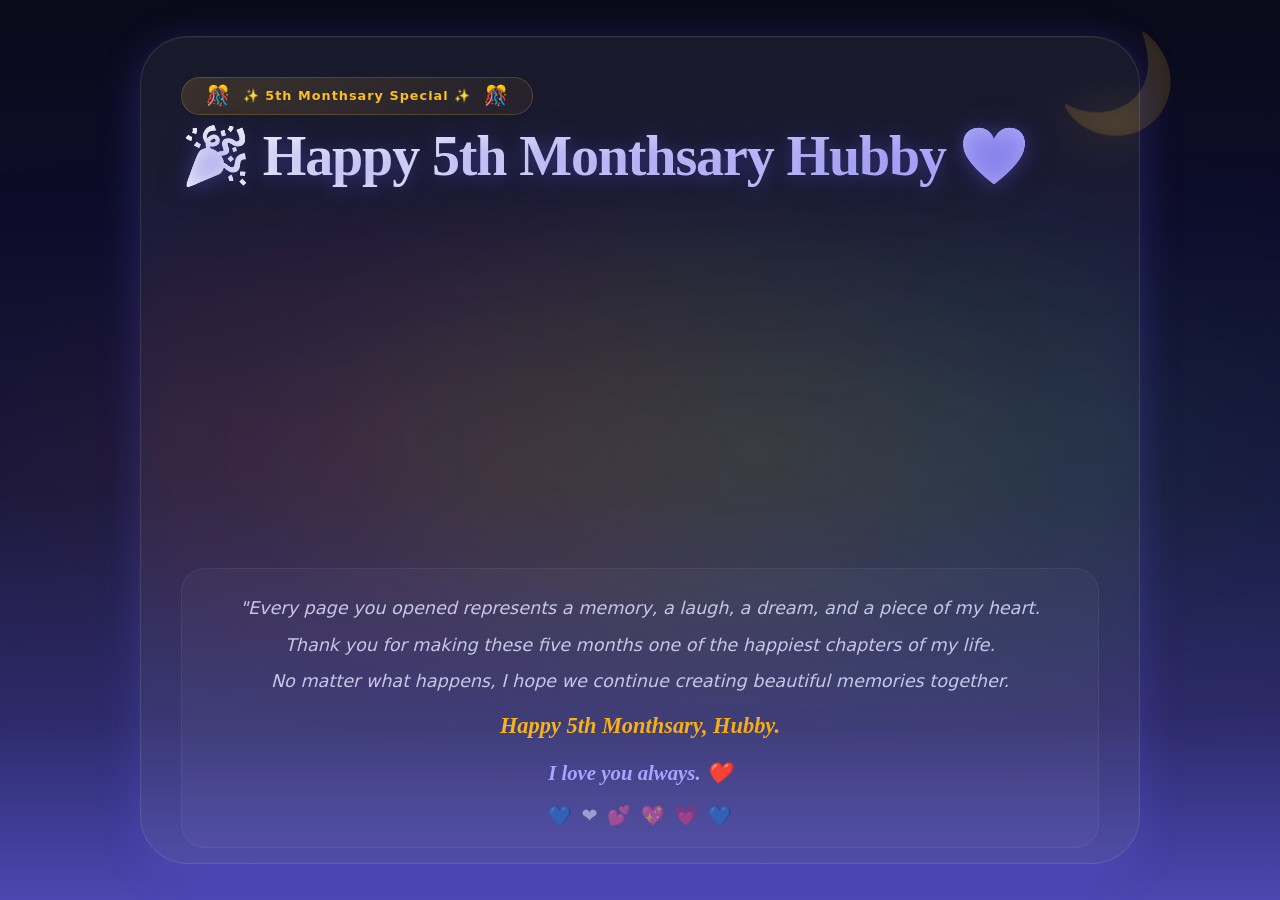
<file: page10.html>
<!DOCTYPE html>
<html lang="en">
<head>
    <meta charset="UTF-8">
    <meta name="viewport" content="width=device-width, initial-scale=1.0, maximum-scale=5.0">
    <title>🎉 Happy 5th Monthsary Hubby ❤️ - The Final Chapter</title>
    <link rel="stylesheet" href="page10.css">
    <script src="page10.js" defer></script>
</head>
<body>
    <!-- SVG Heart Clip Path - Needed for the heart shape to work properly -->
    <svg class="heart-clip-svg" aria-hidden="true" width="0" height="0">
        <defs>
            <clipPath id="heartClip" clipPathUnits="objectBoundingBox">
                <path d="M0.5,0.95 C0.25,0.75 0,0.55 0,0.3 C0,0.1 0.15,0 0.3,0 C0.4,0 0.5,0.08 0.5,0.2 C0.5,0.08 0.6,0 0.7,0 C0.85,0 1,0.1 1,0.3 C1,0.55 0.75,0.75 0.5,0.95Z" />
            </clipPath>
        </defs>
    </svg>

    <!-- ============================================ -->
    <!-- FINAL CHAPTER - Full Screen Section          -->
    <!-- ============================================ -->
    <section class="final-hero" id="finalHero">
        
        <!-- ========================================== -->
        <!-- DECORATIVE BACKGROUND ELEMENTS             -->
        <!-- ========================================== -->
        <div class="floating-stars" id="floatingStars" aria-hidden="true"></div>
        <div class="floating-hearts" id="floatingHearts" aria-hidden="true"></div>
        <div class="floating-roses" id="floatingRoses" aria-hidden="true"></div>
        <div class="sparkles" id="sparkles" aria-hidden="true"></div>
        <div class="fireworks-container" id="fireworksContainer" aria-hidden="true"></div>
        <div class="balloons-container" id="balloonsContainer" aria-hidden="true"></div>
        <div class="love-particles" id="loveParticles" aria-hidden="true"></div>
        <div class="confetti-container" id="confettiContainer" aria-hidden="true"></div>
        <div class="rainbow-lights" id="rainbowLights" aria-hidden="true"></div>

        <!-- ========================================== -->
        <!-- MAIN CONTENT CONTAINER                    -->
        <!-- ========================================== -->
        <div class="final-content">

            <!-- Celebration Badge -->
            <div class="celebration-badge">
                <span class="badge-emoji">🎊</span>
                <span class="badge-text">✨ 5th Monthsary Special ✨</span>
                <span class="badge-emoji">🎊</span>
            </div>

            <!-- Main Title -->
            <h1 class="main-title">🎉 Happy 5th Monthsary Hubby ❤️</h1>

            <!-- Subtitle -->
            <p class="subtitle">
                "You completed our little love journey. Thank you for staying, loving, understanding, and choosing me every single day."
            </p>

            <!-- ========================================== -->
            <!-- GLOWING HEART PHOTO FRAME                 -->
            <!-- ========================================== -->
            <div class="heart-frame-container">
                <div class="heart-frame" id="heartFrame">
                    <div class="heart-glow"></div>
                    <div class="heart-ring ring-1"></div>
                    <div class="heart-ring ring-2"></div>
                    <div class="heart-ring ring-3"></div>
                    <div class="heart-ring ring-4"></div>
                    <img src="picture1.jpg" alt="Our Couple Picture" class="couple-photo" id="couplePhoto">
                    <div class="heart-overlay">
                        <span class="heart-icon">💙</span>
                        <span class="heart-text">Forever ❤️</span>
                    </div>
                    <div class="heart-sparkles"></div>
                </div>
                <div class="heart-label">✨ Our Love ✨</div>
            </div>

            <!-- ========================================== -->
            <!-- APPRECIATION MESSAGE                      -->
            <!-- ========================================== -->
            <div class="appreciation-message" id="appreciationMessage">
                <div class="message-container">
                    <p class="message-line">
                        "Every page you opened represents a memory, a laugh, a dream, and a piece of my heart.
                    </p>
                    <p class="message-line">
                        Thank you for making these five months one of the happiest chapters of my life.
                    </p>
                    <p class="message-line">
                        No matter what happens, I hope we continue creating beautiful memories together.
                    </p>
                    <p class="message-line highlight">
                        Happy 5th Monthsary, Hubby.
                    </p>
                    <p class="message-line signature">
                        I love you always. ❤️
                    </p>
                </div>
                <div class="message-decorations">
                    <span>💙</span>
                    <span>❤️</span>
                    <span>💕</span>
                    <span>💖</span>
                    <span>💗</span>
                    <span>💙</span>
                </div>
            </div>

            <!-- ========================================== -->
            <!-- FUNNY STATISTICS SECTION                  -->
            <!-- ========================================== -->
            <div class="funny-stats">
                <div class="stat-card">
                    <span class="stat-emoji">😂</span>
                    <span class="stat-number">5</span>
                    <span class="stat-label">Months of Laughter</span>
                </div>
                <div class="stat-card">
                    <span class="stat-emoji">❤️</span>
                    <span class="stat-number">∞</span>
                    <span class="stat-label">Love Unlimited</span>
                </div>
                <div class="stat-card">
                    <span class="stat-emoji">💕</span>
                    <span class="stat-number">999+</span>
                    <span class="stat-label">Sweet Moments</span>
                </div>
                <div class="stat-card">
                    <span class="stat-emoji">🤗</span>
                    <span class="stat-number">∞</span>
                    <span class="stat-label">Hugs Given</span>
                </div>
            </div>

            <!-- ========================================== -->
            <!-- CELEBRATION SECTION                       -->
            <!-- ========================================== -->
            <div class="celebration-section" id="celebrationSection">
                <div class="celebration-item">
                    <span class="celebration-emoji">🎂</span>
                    <span class="celebration-text">Happy 5th Monthsary</span>
                    <span class="celebration-sparkle">✨</span>
                </div>
                <div class="celebration-item">
                    <span class="celebration-emoji">❤️</span>
                    <span class="celebration-text">Forever Starts With Us</span>
                    <span class="celebration-sparkle">✨</span>
                </div>
                <div class="celebration-item">
                    <span class="celebration-emoji">💙</span>
                    <span class="celebration-text">Thank You For Everything</span>
                    <span class="celebration-sparkle">✨</span>
                </div>
            </div>

            <!-- ========================================== -->
            <!-- FUNNY MESSAGE SECTION                     -->
            <!-- ========================================== -->
            <div class="funny-message">
                <div class="funny-bubble">
                    <span class="bubble-emoji">🤭</span>
                    <p class="bubble-text">"PS: You're still my favorite person to annoy! 😂"</p>
                </div>
                <div class="funny-bubble">
                    <span class="bubble-emoji">🥰</span>
                    <p class="bubble-text">"PPS: I love you more than pizza... and that's saying a lot! 🍕"</p>
                </div>
            </div>

            <!-- ========================================== -->
            <!-- ACTION BUTTONS                            -->
            <!-- ========================================== -->
            <div class="action-buttons">
                <a href="index.html" class="btn-action btn-replay">
                    <span class="btn-icon">❤️</span>
                    <span class="btn-main">Replay Our Love Journey</span>
                    <span class="btn-sub">Start again from the beginning</span>
                </a>
                <a href="page6.html" class="btn-action btn-memories">
                    <span class="btn-icon">📸</span>
                    <span class="btn-main">View Our Memories Again</span>
                    <span class="btn-sub">Relive our beautiful moments</span>
                </a>
                <a href="index.html" class="btn-action btn-home">
                    <span class="btn-icon">🏠</span>
                    <span class="btn-main">Back to Home</span>
                    <span class="btn-sub">Return to the start</span>
                </a>
            </div>

            <!-- ========================================== -->
            <!-- FOOTER MESSAGE                            -->
            <!-- ========================================== -->
            <div class="final-footer-message">
                <div class="footer-hearts">
                    <span>💙</span>
                    <span>❤️</span>
                    <span>💕</span>
                    <span>💖</span>
                    <span>💗</span>
                    <span>💙</span>
                </div>
                <p class="footer-final">Made with 💙 for you, always.</p>
                <p class="footer-year">2026 • 5th Monthsary • Forever Starts Here</p>
                <div class="footer-achievements">
                    <span>🏆 Love Legends</span>
                    <span>⭐ Perfect Match</span>
                    <span>💎 Forever Together</span>
                </div>
            </div>

        </div>

    </section>
</body>
</html>
</file>
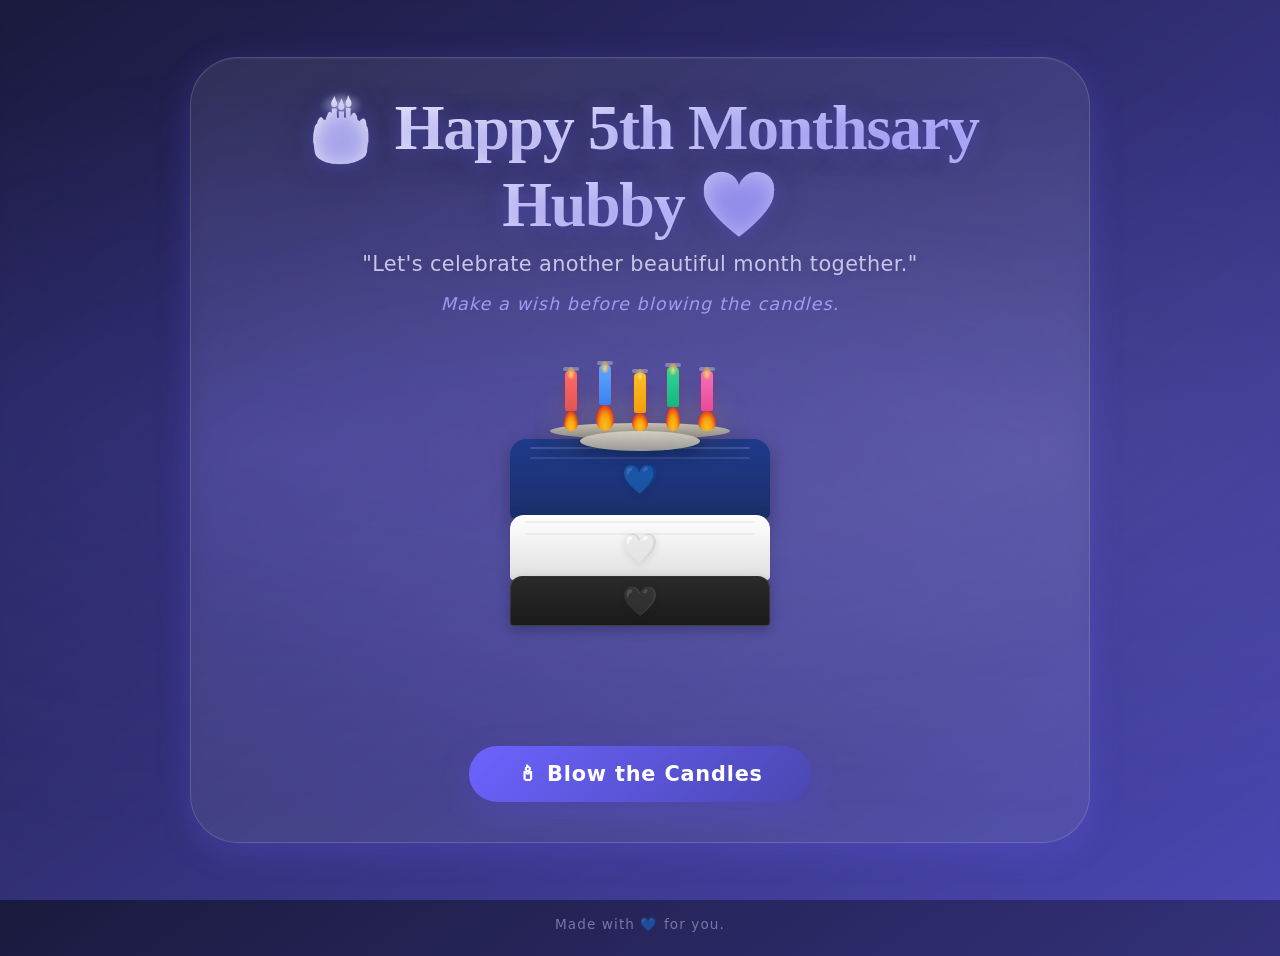
<file: page2.html>
<!DOCTYPE html>
<html lang="en">
<head>
    <meta charset="UTF-8">
    <meta name="viewport" content="width=device-width, initial-scale=1.0">
    <title>🎂 Happy 5th Monthsary Hubby 💙 - Cake Celebration</title>
    <!-- External stylesheet -->
    <link rel="stylesheet" href="page2.css">
    <!-- External JavaScript -->
    <script src="page2.js" defer></script>
</head>
<body>
    <!-- ============================================ -->
    <!-- CAKE CELEBRATION - Full Screen Hero Section   -->
    <!-- ============================================ -->
    <section class="cake-hero" id="cakeHero">
        
        <!-- ========================================== -->
        <!-- MAIN CONTENT CONTAINER                    -->
        <!-- ========================================== -->
        <div class="cake-content">

            <!-- Main Title -->
            <h1 class="main-title">🎂 Happy 5th Monthsary Hubby 💙</h1>

            <!-- Subtitle -->
            <p class="subtitle">
                "Let's celebrate another beautiful month together."
            </p>

            <!-- ========================================== -->
            <!-- GREETING TEXT ABOVE THE CAKE              -->
            <!-- ========================================== -->
            <p class="greeting-text" id="greetingText">
                Make a wish before blowing the candles.
            </p>

            <!-- ========================================== -->
            <!-- DECORATIVE CAKE CONTAINER                 -->
            <!-- ========================================== -->
            <div class="cake-container" id="cakeContainer">
                
                <!-- Cake layers will be styled with CSS -->
                <!-- CUSTOMIZE: Add your own cake text/message here -->
                <div class="cake" id="cake">
                    
                    <!-- Cake Stand -->
                    <div class="cake-stand" id="cakeStand"></div>
                    
                    <!-- Bottom Layer (Blue Frosting) -->
                    <div class="cake-layer layer-bottom" id="layerBottom">
                        <!-- CUSTOMIZE: Add decorative text or details for bottom layer -->
                        <span class="layer-text">💙</span>
                    </div>
                    
                    <!-- Middle Layer (White Frosting) -->
                    <div class="cake-layer layer-middle" id="layerMiddle">
                        <!-- CUSTOMIZE: Add decorative text or details for middle layer -->
                        <span class="layer-text">🤍</span>
                    </div>
                    
                    <!-- Top Layer (Black Decorative Details) -->
                    <div class="cake-layer layer-top" id="layerTop">
                        <!-- CUSTOMIZE: Add decorative text or details for top layer -->
                        <span class="layer-text">🖤</span>
                    </div>
                    
                    <!-- ========================================== -->
                    <!-- CANDLES SECTION                          -->
                    <!-- ========================================== -->
                    <div class="candles-container" id="candlesContainer">
                        <!-- Five Candles with Flames -->
                        <!-- Candle 1 -->
                        <div class="candle" id="candle1">
                            <div class="candle-body"></div>
                            <div class="candle-flame" id="flame1"></div>
                        </div>
                        <!-- Candle 2 -->
                        <div class="candle" id="candle2">
                            <div class="candle-body"></div>
                            <div class="candle-flame" id="flame2"></div>
                        </div>
                        <!-- Candle 3 -->
                        <div class="candle" id="candle3">
                            <div class="candle-body"></div>
                            <div class="candle-flame" id="flame3"></div>
                        </div>
                        <!-- Candle 4 -->
                        <div class="candle" id="candle4">
                            <div class="candle-body"></div>
                            <div class="candle-flame" id="flame4"></div>
                        </div>
                        <!-- Candle 5 -->
                        <div class="candle" id="candle5">
                            <div class="candle-body"></div>
                            <div class="candle-flame" id="flame5"></div>
                        </div>
                    </div>
                    
                </div>
            </div>

            <!-- ========================================== -->
            <!-- BLOW THE CANDLES BUTTON                   -->
            <!-- ========================================== -->
            <button class="btn-blow" id="blowButton">
                🕯 Blow the Candles
            </button>

            <!-- ========================================== -->
            <!-- HIDDEN CELEBRATION MESSAGE CONTAINER      -->
            <!-- ========================================== -->
            <div class="celebration-message hidden" id="celebrationMessage">
                <p class="celebration-text">
                    🎉 Happy 5th Monthsary! 🎉
                </p>
                <!-- CUSTOMIZE: Add your own celebration message here -->
                <p class="celebration-subtext">
                    "Here's to many more beautiful months together!"
                </p>
            </div>

            <!-- ========================================== -->
            <!-- HIDDEN CONTINUE BUTTON                    -->
            <!-- ========================================== -->
            <a href="page3.html" class="btn-continue hidden" id="continueButton">
                Continue Our Journey 💙
            </a>

        </div>

        <!-- ========================================== -->
        <!-- DECORATIVE / ANIMATION CONTAINERS          -->
        <!-- ========================================== -->
        
        <!-- Hidden Confetti Container -->
        <div class="confetti-container hidden" id="confettiContainer" aria-hidden="true"></div>
        
        <!-- Hidden Fireworks Container -->
        <div class="fireworks-container hidden" id="fireworksContainer" aria-hidden="true"></div>
        
        <!-- Hidden Floating Hearts Container -->
        <div class="floating-hearts-container hidden" id="floatingHeartsContainer" aria-hidden="true"></div>
        
        <!-- Background Decorative Elements -->
        <div class="decorative-elements" id="decorativeElements" aria-hidden="true"></div>
        
    </section>

    <!-- ========================================== -->
    <!-- FOOTER                                     -->
    <!-- ========================================== -->
    <footer class="cake-footer">
        <p class="footer-message">Made with 💙 for you.</p>
    </footer>
</body>
</html>
</file>
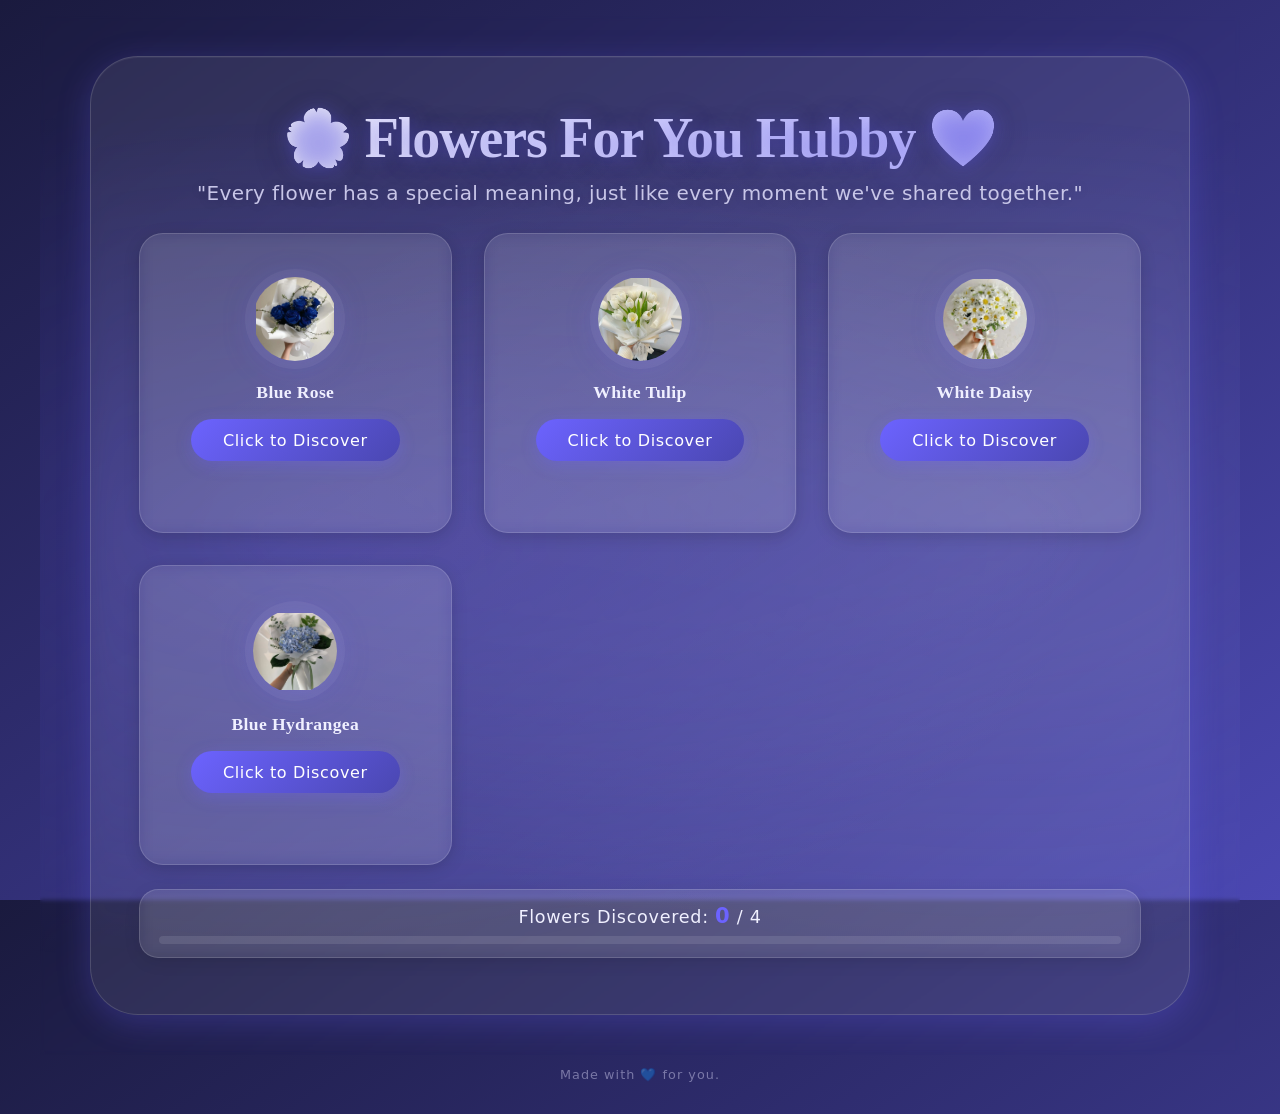
<file: page3.html>
<!DOCTYPE html>
<html lang="en">
<head>
    <meta charset="UTF-8">
    <meta name="viewport" content="width=device-width, initial-scale=1.0, maximum-scale=5.0">
    <title>🌸 Flowers For You Hubby 💙 - Happy 5th Monthsary</title>
    <!-- External stylesheet -->
    <link rel="stylesheet" href="page3.css">
    <!-- External JavaScript -->
    <script src="page3.js" defer></script>
</head>
<body>
    <!-- ============================================ -->
    <!-- OUR LOVE GARDEN - Full Screen Hero Section   -->
    <!-- ============================================ -->
    <section class="garden-hero" id="gardenHero">
        
        <!-- ========================================== -->
        <!-- MAIN CONTENT CONTAINER                    -->
        <!-- ========================================== -->
        <div class="garden-content">

            <!-- Main Title -->
            <h1 class="main-title">🌸 Flowers For You Hubby 💙</h1>

            <!-- Subtitle -->
            <p class="subtitle">
                "Every flower has a special meaning, just like every moment we've shared together."
            </p>

            <!-- ========================================== -->
            <!-- FLOWER CARDS GRID                         -->
            <!-- ========================================== -->
            <div class="flowers-grid" id="flowersGrid">
                
                <!-- ========================================== -->
                <!-- FLOWER CARD 1 - Blue Rose                -->
                <!-- ========================================== -->
                <div class="flower-card" id="flowerCard1" data-flower="blue-rose">
                    <div class="flower-icon">
                        <!-- REPLACE with actual flower image -->
                        <img src="blue-rose.jpg" alt="Blue Rose" class="flower-image">
                    </div>
                    <h3 class="flower-name">Blue Rose</h3>
                    <button class="btn-discover" id="discoverBtn1" data-flower="1">
                        Click to Discover
                    </button>
                    <div class="flower-meaning hidden" id="flowerMeaning1">
                        <p class="meaning-text">
                            "You are one of a kind. My love for you is rare and unique."
                        </p>
                    </div>
                </div>

                <!-- ========================================== -->
                <!-- FLOWER CARD 2 - White Tulip               -->
                <!-- ========================================== -->
                <div class="flower-card" id="flowerCard2" data-flower="white-tulip">
                    <div class="flower-icon">
                        <!-- REPLACE with actual flower image -->
                        <img src="white-tulips.jpg" alt="White Tulip" class="flower-image">
                    </div>
                    <h3 class="flower-name">White Tulip</h3>
                    <button class="btn-discover" id="discoverBtn2" data-flower="2">
                        Click to Discover
                    </button>
                    <div class="flower-meaning hidden" id="flowerMeaning2">
                        <p class="meaning-text">
                            "Pure love, forgiveness, and beautiful new beginnings."
                        </p>
                    </div>
                </div>

                <!-- ========================================== -->
                <!-- FLOWER CARD 3 - White Daisy               -->
                <!-- ========================================== -->
                <div class="flower-card" id="flowerCard3" data-flower="white-daisy">
                    <div class="flower-icon">
                        <!-- REPLACE with actual flower image -->
                        <img src="white-daisy.jpg" alt="White Daisy" class="flower-image">
                    </div>
                    <h3 class="flower-name">White Daisy</h3>
                    <button class="btn-discover" id="discoverBtn3" data-flower="3">
                        Click to Discover
                    </button>
                    <div class="flower-meaning hidden" id="flowerMeaning3">
                        <p class="meaning-text">
                            "Loyalty, honesty, and everlasting happiness."
                        </p>
                    </div>
                </div>

                <!-- ========================================== -->
                <!-- FLOWER CARD 4 - Blue Hydrangea            -->
                <!-- ========================================== -->
                <div class="flower-card" id="flowerCard4" data-flower="blue-hydrangea">
                    <div class="flower-icon">
                        <!-- REPLACE with actual flower image -->
                        <img src="Blue-Hydrangea.jpg" alt="Blue Hydrangea" class="flower-image">
                    </div>
                    <h3 class="flower-name">Blue Hydrangea</h3>
                    <button class="btn-discover" id="discoverBtn4" data-flower="4">
                        Click to Discover
                    </button>
                    <div class="flower-meaning hidden" id="flowerMeaning4">
                        <p class="meaning-text">
                            "Understanding, patience, gratitude, and lasting love."
                        </p>
                    </div>
                </div>

            </div>

            <!-- ========================================== -->
            <!-- PROGRESS INDICATOR                        -->
            <!-- ========================================== -->
            <div class="progress-indicator" id="progressIndicator">
                <p class="progress-text">
                    Flowers Discovered:
                    <span class="progress-count" id="progressCount">0</span>
                    / 4
                </p>
                <div class="progress-bar-container">
                    <div class="progress-bar" id="progressBar"></div>
                </div>
            </div>

            <!-- ========================================== -->
            <!-- HIDDEN SURPRISE MESSAGE SECTION           -->
            <!-- ========================================== -->
            <div class="surprise-message hidden" id="surpriseMessage">
                <h2 class="surprise-title">🌸 Secret Garden Unlocked 💙</h2>
                <p class="surprise-text">
                    "Just like these flowers continue to bloom, I hope our love keeps growing stronger every single day. Thank you for making my world more beautiful. Happy 5th Monthsary, Hubby! ❤️"
                </p>
            </div>

            <!-- ========================================== -->
            <!-- CONTINUE BUTTON (hidden until all flowers) -->
            <!-- ========================================== -->
            <a href="page4.html" class="btn-continue hidden" id="continueButton">
                Continue Our Journey 💙
            </a>

        </div>

        <!-- ========================================== -->
        <!-- DECORATIVE ELEMENTS CONTAINERS             -->
        <!-- ========================================== -->
        <div class="floating-petals" id="floatingPetals" aria-hidden="true"></div>
        <div class="sparkles" id="sparkles" aria-hidden="true"></div>
        <div class="decorative-elements" id="decorativeElements" aria-hidden="true"></div>
        
    </section>

    <!-- ========================================== -->
    <!-- FOOTER                                     -->
    <!-- ========================================== -->
    <footer class="garden-footer">
        <p class="footer-message">Made with 💙 for you.</p>
    </footer>
</body>
</html>
</file>
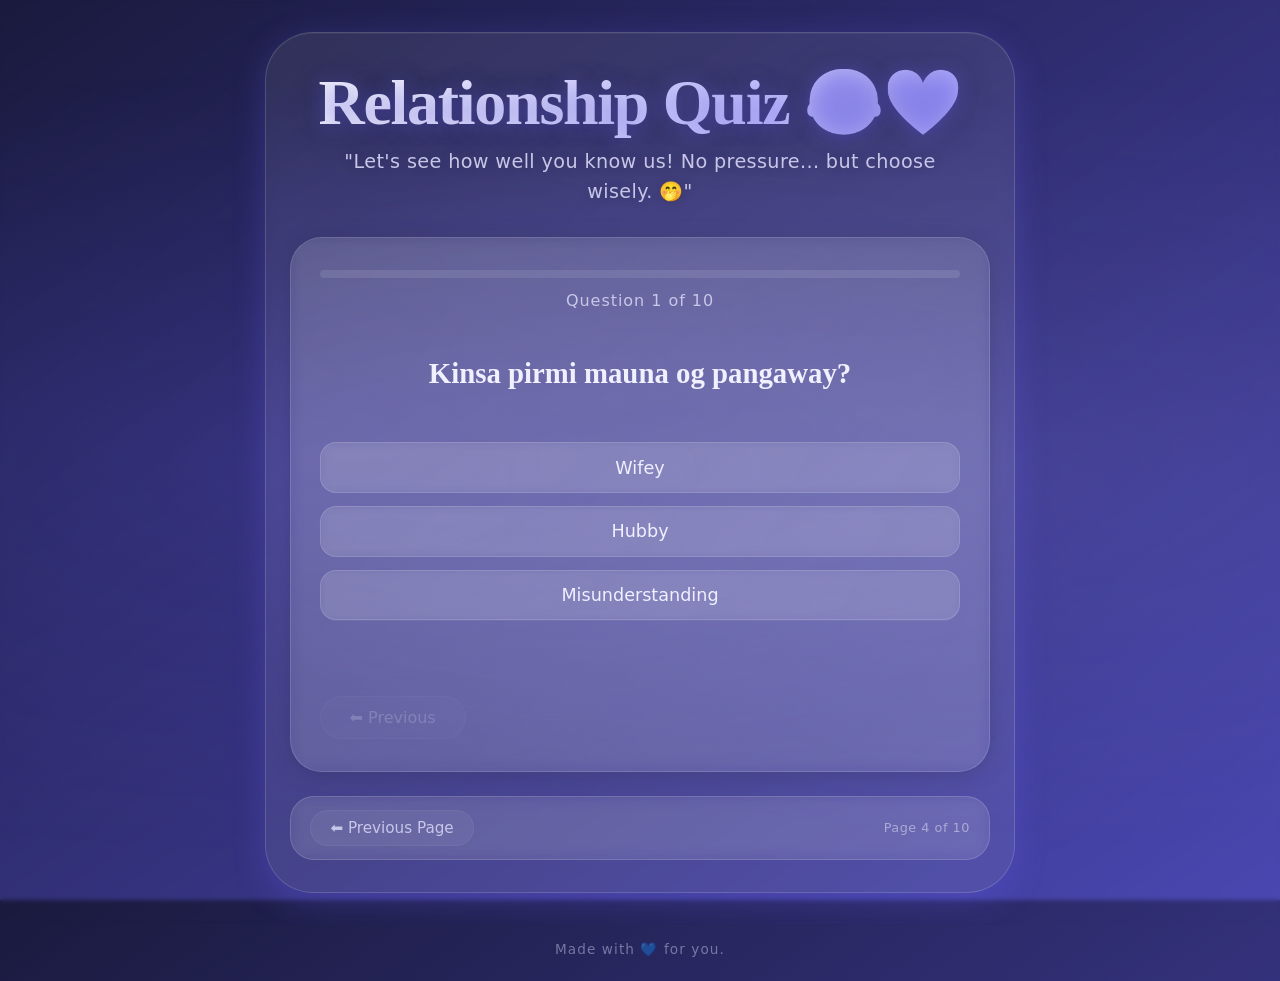
<file: page4.html>
<!DOCTYPE html>
<html lang="en">
<head>
    <meta charset="UTF-8">
    <meta name="viewport" content="width=device-width, initial-scale=1.0">
    <title>Relationship Quiz 😂💙 - Happy 5th Monthsary</title>
    <!-- External stylesheet -->
    <link rel="stylesheet" href="page4.css">
    <!-- External JavaScript -->
    <script src="page4.js" defer></script>
</head>
<body>
    <!-- ============================================ -->
    <!-- RELATIONSHIP QUIZ - Full Screen Hero Section -->
    <!-- ============================================ -->
    <section class="quiz-hero" id="quizHero">
        
        <!-- ========================================== -->
        <!-- MAIN CONTENT CONTAINER                    -->
        <!-- ========================================== -->
        <div class="quiz-content">

            <!-- Main Title -->
            <h1 class="main-title">Relationship Quiz 😂💙</h1>

            <!-- Subtitle -->
            <p class="subtitle">
                "Let's see how well you know us! No pressure... but choose wisely. 🤭"
            </p>

            <!-- ========================================== -->
            <!-- QUIZ CARD                                 -->
            <!-- ========================================== -->
            <div class="quiz-card" id="quizCard">
                
                <!-- ========================================== -->
                <!-- PROGRESS BAR & QUESTION COUNTER            -->
                <!-- ========================================== -->
                <div class="quiz-header">
                    <div class="progress-bar-container">
                        <div class="progress-bar" id="progressBar"></div>
                    </div>
                    <p class="question-counter" id="questionCounter">Question 1 of 10</p>
                </div>

                <!-- ========================================== -->
                <!-- QUESTION TEXT                             -->
                <!-- ========================================== -->
                <div class="question-container">
                    <p class="question-text" id="questionText">
                        Kinsa pirmi mauna og pangaway?
                    </p>
                </div>

                <!-- ========================================== -->
                <!-- ANSWER BUTTONS                            -->
                <!-- ========================================== -->
                <div class="answers-container" id="answersContainer">
                    <button class="btn-answer" id="answerBtn1" data-answer="0">Wifey</button>
                    <button class="btn-answer" id="answerBtn2" data-answer="1">Hubby</button>
                    <button class="btn-answer" id="answerBtn3" data-answer="2">Misunderstanding</button>
                </div>

                <!-- ========================================== -->
                <!-- HIDDEN RESPONSE BOX                       -->
                <!-- ========================================== -->
                <div class="response-box hidden" id="responseBox">
                    <p class="response-text" id="responseText">
                        "Usahay si Wifey, usahay si Hubby, pero kasagaran misunderstanding ra gyud. 😂"
                    </p>
                </div>

                <!-- ========================================== -->
                <!-- NAVIGATION BUTTONS                        -->
                <!-- ========================================== -->
                <div class="navigation-buttons">
                    <button class="btn-prev" id="prevButton" disabled>
                        ⬅ Previous
                    </button>
                    <button class="btn-next hidden" id="nextButton">
                        Next ➡
                    </button>
                </div>

                <!-- ========================================== -->
                <!-- FINAL SCORE CARD (hidden until complete)  -->
                <!-- ========================================== -->
                <div class="score-card hidden" id="scoreCard">
                    <div class="score-header">
                        <span class="score-emoji">🎉</span>
                        <p class="score-message">
                            You officially know our relationship! ❤️😂
                        </p>
                    </div>
                    <div class="award-container">
                        <span class="award-icon">🏆</span>
                        <p class="award-text">Best Hubby Award</p>
                    </div>
                    <div class="score-stats">
                        <p class="stat-text">💙 10/10 Questions Answered</p>
                        <p class="stat-text">🌟 Love Level: Infinite</p>
                    </div>
                    
                    <!-- ========================================== -->
                    <!-- CONTINUE BUTTON - Navigates to page5.html -->
                    <!-- ========================================== -->
                    <a href="page5.html" class="btn-continue" id="continueButton">
                        Continue Our Journey 💙 ➡
                    </a>
                </div>

            </div>

            <!-- ========================================== -->
            <!-- PAGE NAVIGATION BAR                        -->
            <!-- ========================================== -->
            <div class="page-navigation">
                <a href="page3.html" class="nav-link prev-page">⬅ Previous Page</a>
                <span class="page-indicator">Page 4 of 10</span>
                <!-- This direct link is hidden until quiz is complete -->
                <a href="#" class="nav-link next-page hidden" id="directNextPage">
                    Next Page ➡
                </a>
            </div>

        </div>

        <!-- ========================================== -->
        <!-- DECORATIVE ELEMENTS CONTAINERS             -->
        <!-- ========================================== -->
        <div class="floating-hearts" id="floatingHearts" aria-hidden="true"></div>
        <div class="sparkles" id="sparkles" aria-hidden="true"></div>
        <div class="decorative-elements" id="decorativeElements" aria-hidden="true"></div>
        
    </section>

    <!-- ========================================== -->
    <!-- FOOTER                                     -->
    <!-- ========================================== -->
    <footer class="quiz-footer">
        <p class="footer-message">Made with 💙 for you.</p>
    </footer>
</body>
</html>
</file>
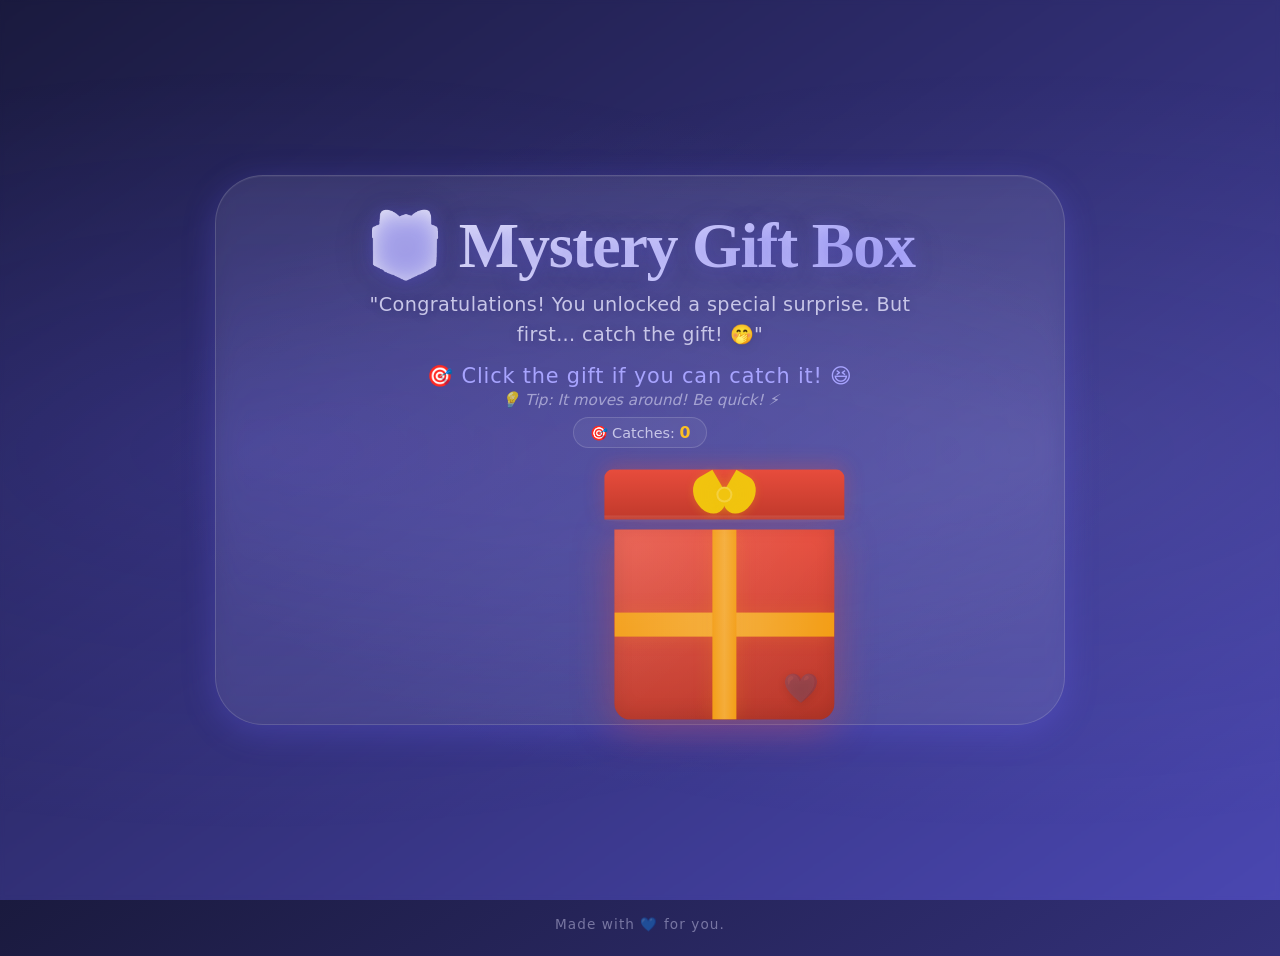
<file: page5.html>
<!DOCTYPE html>
<html lang="en">
<head>
    <meta charset="UTF-8">
    <meta name="viewport" content="width=device-width, initial-scale=1.0">
    <title>🎁 Mystery Gift Box - Happy 5th Monthsary 💙</title>
    <!-- External stylesheet -->
    <link rel="stylesheet" href="page5.css">
    <!-- External JavaScript -->
    <script src="page5.js" defer></script>
</head>
<body>
    <!-- ============================================ -->
    <!-- MYSTERY GIFT BOX - Full Screen Hero Section  -->
    <!-- ============================================ -->
    <section class="gift-hero" id="giftHero">
        
        <!-- ========================================== -->
        <!-- MAIN CONTENT CONTAINER                    -->
        <!-- ========================================== -->
        <div class="gift-content">

            <!-- Main Title -->
            <h1 class="main-title">🎁 Mystery Gift Box</h1>

            <!-- Subtitle -->
            <p class="subtitle">
                "Congratulations! You unlocked a special surprise. But first... catch the gift! 🤭"
            </p>

            <!-- ========================================== -->
            <!-- GIFT INSTRUCTION TEXT                     -->
            <!-- ========================================== -->
            <div class="instruction-container">
                <p class="gift-instruction" id="giftInstruction">
                    🎯 Click the gift if you can catch it! 😆
                </p>
                <p class="gift-hint" id="giftHint">
                    💡 Tip: It moves around! Be quick! ⚡
                </p>
                <div class="move-counter" id="moveCounter">
                    <span>🎯 Catches: </span>
                    <span class="catch-count" id="catchCount">0</span>
                </div>
            </div>

            <!-- ========================================== -->
            <!-- GIFT BOX CONTAINER                        -->
            <!-- ========================================== -->
            <div class="gift-container" id="giftContainer">
                <div class="gift-box" id="giftBox">
                    <!-- Gift Box Lid -->
                    <div class="gift-lid" id="giftLid">
                        <div class="gift-lid-bow">
                            <span class="bow-ribbon bow-left"></span>
                            <span class="bow-ribbon bow-right"></span>
                            <span class="bow-center"></span>
                        </div>
                    </div>
                    
                    <!-- Gift Box Body -->
                    <div class="gift-body" id="giftBody">
                        <div class="gift-ribbon ribbon-horizontal"></div>
                        <div class="gift-ribbon ribbon-vertical"></div>
                        <div class="gift-label" id="giftLabel">💙</div>
                        <div class="gift-shine"></div>
                    </div>

                    <!-- Hover Sparkle Effect -->
                    <div class="gift-sparkle-container" id="giftSparkleContainer"></div>
                </div>
            </div>

            <!-- ========================================== -->
            <!-- HIDDEN CELEBRATION MESSAGE                -->
            <!-- ========================================== -->
            <div class="celebration-message hidden" id="celebrationMessage">
                <p class="celebration-text">
                    🎉 You found the surprise! 💙
                </p>
                <p class="celebration-subtext">
                    "Here are your special rewards, Hubby! You deserve every single one! ❤️"
                </p>
                <div class="celebration-stats">
                    <span class="stat-badge">🏆 Legendary Catch!</span>
                    <span class="stat-badge">💎 5th Monthsary Special</span>
                </div>
            </div>

            <!-- ========================================== -->
            <!-- REWARDS SECTION (hidden until gift opened) -->
            <!-- ========================================== -->
            <div class="rewards-section hidden" id="rewardsSection">
                <div class="rewards-header">
                    <h2 class="rewards-title">🎁 Your Surprise Rewards</h2>
                    <p class="rewards-subtitle">Unlocked just for you, Hubby! 💙</p>
                </div>
                
                <div class="rewards-grid" id="rewardsGrid">
                    
                    <!-- Reward Card 1 - Chocolate -->
                    <div class="reward-card" id="rewardCard1" data-reward="1">
                        <div class="reward-icon">🍫</div>
                        <h3 class="reward-name">Chocolate</h3>
                        <p class="reward-message">
                            "A little sweetness for the sweetest hubby."
                        </p>
                        <div class="reward-unlock hidden">✨ Unlocked!</div>
                        <div class="reward-fun-fact hidden">💡 Fun Fact: Dark chocolate boosts happiness! ❤️</div>
                    </div>

                    <!-- Reward Card 2 - Flowers -->
                    <div class="reward-card" id="rewardCard2" data-reward="2">
                        <div class="reward-icon">🌹</div>
                        <h3 class="reward-name">Flowers</h3>
                        <p class="reward-message">
                            "These flowers are for my precious hubby."
                        </p>
                        <div class="reward-unlock hidden">✨ Unlocked!</div>
                        <div class="reward-fun-fact hidden">💡 Fun Fact: Roses symbolize love and passion! 🌹</div>
                    </div>

                    <!-- Reward Card 3 - Hugs Coupon -->
                    <div class="reward-card" id="rewardCard3" data-reward="3">
                        <div class="reward-icon">🤗</div>
                        <h3 class="reward-name">Unlimited Hugs Coupon</h3>
                        <p class="reward-message">
                            "Redeem anytime. No expiration."
                        </p>
                        <div class="reward-unlock hidden">✨ Unlocked!</div>
                        <div class="reward-fun-fact hidden">💡 Fun Fact: Hugs release oxytocin - the love hormone! 💕</div>
                    </div>

                    <!-- Reward Card 4 - Kisses Coupon -->
                    <div class="reward-card" id="rewardCard4" data-reward="4">
                        <div class="reward-icon">😘</div>
                        <h3 class="reward-name">Unlimited Kisses Coupon</h3>
                        <p class="reward-message">
                            "Unlimited usage. Lifetime validity."
                        </p>
                        <div class="reward-unlock hidden">✨ Unlocked!</div>
                        <div class="reward-fun-fact hidden">💡 Fun Fact: Kissing burns calories and boosts immunity! 😘</div>
                    </div>

                </div>

                <!-- Special Bonus Message -->
                <div class="bonus-message hidden" id="bonusMessage">
                    <div class="bonus-content">
                        <span class="bonus-icon">🎊</span>
                        <p class="bonus-text">🎉 BONUS: You've unlocked the <strong>"Best Hubby Ever"</strong> achievement! 🏆</p>
                    </div>
                </div>

                <!-- ========================================== -->
                <!-- CONTINUE BUTTON - Navigates to page6.html -->
                <!-- ========================================== -->
                <a href="page6.html" class="btn-continue hidden" id="continueButton">
                    Continue Our Journey 💙 ➡
                    <span class="btn-subtext">Next: More Surprises Await!</span>
                </a>
            </div>

        </div>

        <!-- ========================================== -->
        <!-- DECORATIVE ELEMENTS CONTAINERS             -->
        <!-- ========================================== -->
        <div class="floating-hearts" id="floatingHearts" aria-hidden="true"></div>
        <div class="sparkles" id="sparkles" aria-hidden="true"></div>
        <div class="confetti-container" id="confettiContainer" aria-hidden="true"></div>
        <div class="decorative-elements" id="decorativeElements" aria-hidden="true"></div>
        
    </section>

    <!-- ========================================== -->
    <!-- FOOTER                                     -->
    <!-- ========================================== -->
    <footer class="gift-footer">
        <p class="footer-message">Made with 💙 for you.</p>
    </footer>
</body>
</html>
</file>
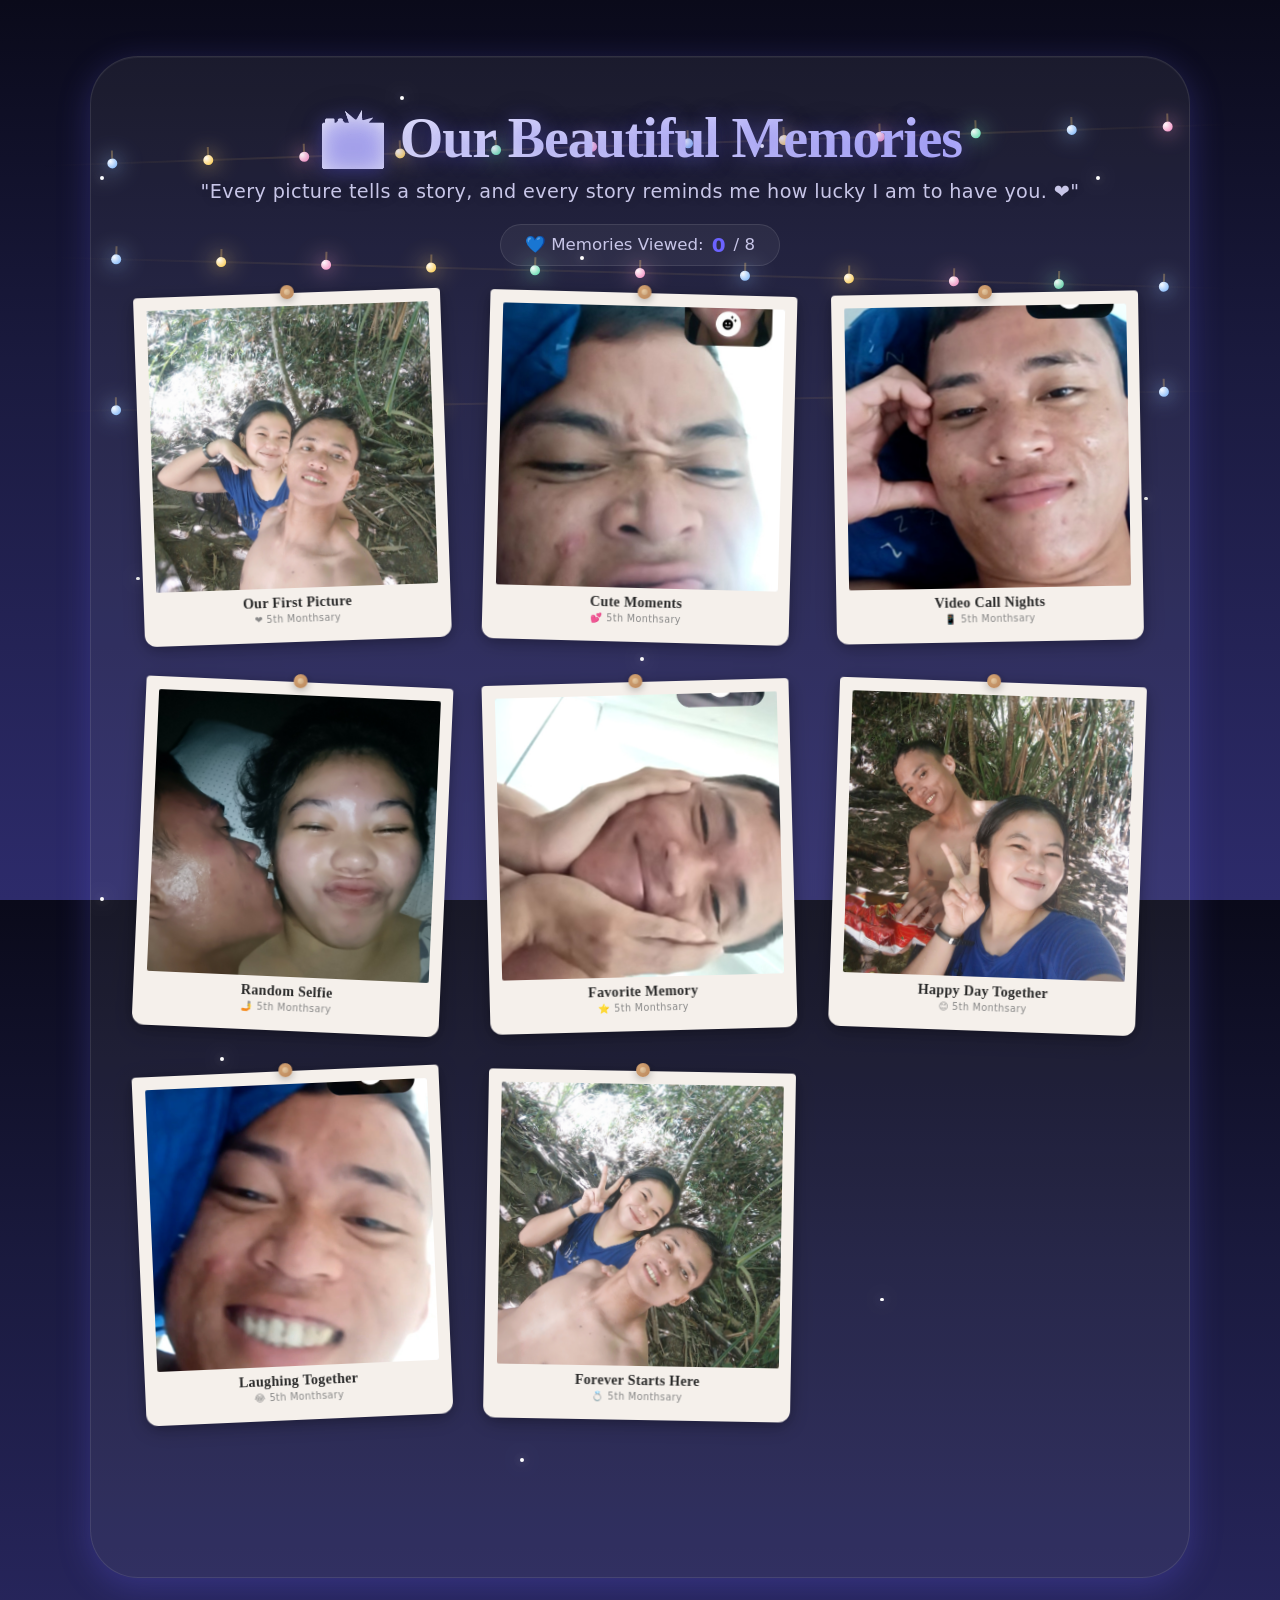
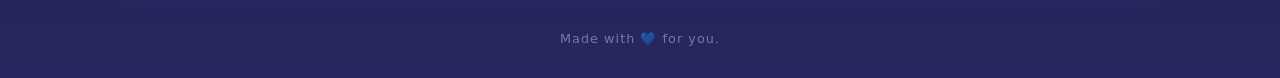
<file: page6.html>
<!DOCTYPE html>
<html lang="en">
<head>
    <meta charset="UTF-8">
    <meta name="viewport" content="width=device-width, initial-scale=1.0, maximum-scale=5.0">
    <title>📸 Our Beautiful Memories - Happy 5th Monthsary 💙</title>
    <!-- External stylesheet -->
    <link rel="stylesheet" href="page6.css">
    <!-- External JavaScript -->
    <script src="page6.js" defer></script>
</head>
<body>
    <!-- ============================================ -->
    <!-- OUR BEAUTIFUL MEMORIES - Full Screen Section -->
    <!-- ============================================ -->
    <section class="memories-hero" id="memoriesHero">
        
        <!-- ========================================== -->
        <!-- STARFIELD BACKGROUND                      -->
        <!-- ========================================== -->
        <div class="stars" id="stars" aria-hidden="true">
            <div class="star" style="--i:1"></div>
            <div class="star" style="--i:2"></div>
            <div class="star" style="--i:3"></div>
            <div class="star" style="--i:4"></div>
            <div class="star" style="--i:5"></div>
            <div class="star" style="--i:6"></div>
            <div class="star" style="--i:7"></div>
            <div class="star" style="--i:8"></div>
            <div class="star" style="--i:9"></div>
            <div class="star" style="--i:10"></div>
            <div class="star" style="--i:11"></div>
            <div class="star" style="--i:12"></div>
            <div class="star" style="--i:13"></div>
            <div class="star" style="--i:14"></div>
            <div class="star" style="--i:15"></div>
            <div class="star" style="--i:16"></div>
            <div class="star" style="--i:17"></div>
            <div class="star" style="--i:18"></div>
            <div class="star" style="--i:19"></div>
            <div class="star" style="--i:20"></div>
        </div>

        <!-- ========================================== -->
        <!-- FAIRY LIGHTS                              -->
        <!-- ========================================== -->
        <div class="fairy-lights" id="fairyLights">
            <div class="fairy-string" id="fairyString1">
                <span class="fairy-bulb" style="--delay:0s"></span>
                <span class="fairy-bulb" style="--delay:0.3s"></span>
                <span class="fairy-bulb" style="--delay:0.6s"></span>
                <span class="fairy-bulb" style="--delay:0.9s"></span>
                <span class="fairy-bulb" style="--delay:1.2s"></span>
                <span class="fairy-bulb" style="--delay:1.5s"></span>
                <span class="fairy-bulb" style="--delay:1.8s"></span>
                <span class="fairy-bulb" style="--delay:2.1s"></span>
                <span class="fairy-bulb" style="--delay:2.4s"></span>
                <span class="fairy-bulb" style="--delay:2.7s"></span>
                <span class="fairy-bulb" style="--delay:3.0s"></span>
                <span class="fairy-bulb" style="--delay:3.3s"></span>
            </div>
            <div class="fairy-string" id="fairyString2">
                <span class="fairy-bulb" style="--delay:0.2s"></span>
                <span class="fairy-bulb" style="--delay:0.5s"></span>
                <span class="fairy-bulb" style="--delay:0.8s"></span>
                <span class="fairy-bulb" style="--delay:1.1s"></span>
                <span class="fairy-bulb" style="--delay:1.4s"></span>
                <span class="fairy-bulb" style="--delay:1.7s"></span>
                <span class="fairy-bulb" style="--delay:2.0s"></span>
                <span class="fairy-bulb" style="--delay:2.3s"></span>
                <span class="fairy-bulb" style="--delay:2.6s"></span>
                <span class="fairy-bulb" style="--delay:2.9s"></span>
                <span class="fairy-bulb" style="--delay:3.2s"></span>
            </div>
            <div class="fairy-string" id="fairyString3">
                <span class="fairy-bulb" style="--delay:0.4s"></span>
                <span class="fairy-bulb" style="--delay:0.7s"></span>
                <span class="fairy-bulb" style="--delay:1.0s"></span>
                <span class="fairy-bulb" style="--delay:1.3s"></span>
                <span class="fairy-bulb" style="--delay:1.6s"></span>
                <span class="fairy-bulb" style="--delay:1.9s"></span>
                <span class="fairy-bulb" style="--delay:2.2s"></span>
                <span class="fairy-bulb" style="--delay:2.5s"></span>
                <span class="fairy-bulb" style="--delay:2.8s"></span>
                <span class="fairy-bulb" style="--delay:3.1s"></span>
                <span class="fairy-bulb" style="--delay:3.4s"></span>
            </div>
        </div>

        <!-- ========================================== -->
        <!-- MAIN CONTENT CONTAINER                    -->
        <!-- ========================================== -->
        <div class="memories-content">

            <!-- Main Title -->
            <h1 class="main-title">📸 Our Beautiful Memories</h1>

            <!-- Subtitle -->
            <p class="subtitle">
                "Every picture tells a story, and every story reminds me how lucky I am to have you. ❤️"
            </p>

            <!-- Memory Counter -->
            <div class="memory-counter" id="memoryCounter">
                <span class="counter-label">💙 Memories Viewed:</span>
                <span class="counter-number" id="counterNumber">0</span>
                <span class="counter-total">/ 8</span>
            </div>

            <!-- ========================================== -->
            <!-- POLAROID GALLERY                          -->
            <!-- ========================================== -->
            <div class="polaroid-gallery" id="polaroidGallery">
                
                <!-- Polaroid 1 - Our First Picture -->
                <div class="polaroid" id="polaroid1" data-memory="1">
                    <div class="polaroid-clip"></div>
                    <div class="polaroid-photo">
                        <img src="memory1.jpg" alt="Our First Picture" class="polaroid-image">
                        <div class="polaroid-overlay">
                            <span class="polaroid-icon">❤️</span>
                            <span class="polaroid-view">Click to View</span>
                        </div>
                    </div>
                    <div class="polaroid-caption">
                        <p class="polaroid-title">Our First Picture</p>
                        <p class="polaroid-date">❤️ 5th Monthsary</p>
                    </div>
                </div>

                <!-- Polaroid 2 - Cute Moments -->
                <div class="polaroid" id="polaroid2" data-memory="2">
                    <div class="polaroid-clip"></div>
                    <div class="polaroid-photo">
                        <img src="memory2.jpg" alt="Cute Moments" class="polaroid-image">
                        <div class="polaroid-overlay">
                            <span class="polaroid-icon">💕</span>
                            <span class="polaroid-view">Click to View</span>
                        </div>
                    </div>
                    <div class="polaroid-caption">
                        <p class="polaroid-title">Cute Moments</p>
                        <p class="polaroid-date">💕 5th Monthsary</p>
                    </div>
                </div>

                <!-- Polaroid 3 - Video Call Nights -->
                <div class="polaroid" id="polaroid3" data-memory="3">
                    <div class="polaroid-clip"></div>
                    <div class="polaroid-photo">
                        <img src="memory3.jpg" alt="Video Call Nights" class="polaroid-image">
                        <div class="polaroid-overlay">
                            <span class="polaroid-icon">📱</span>
                            <span class="polaroid-view">Click to View</span>
                        </div>
                    </div>
                    <div class="polaroid-caption">
                        <p class="polaroid-title">Video Call Nights</p>
                        <p class="polaroid-date">📱 5th Monthsary</p>
                    </div>
                </div>

                <!-- Polaroid 4 - Random Selfie -->
                <div class="polaroid" id="polaroid4" data-memory="4">
                    <div class="polaroid-clip"></div>
                    <div class="polaroid-photo">
                        <img src="memory4.jpg" alt="Random Selfie" class="polaroid-image">
                        <div class="polaroid-overlay">
                            <span class="polaroid-icon">🤳</span>
                            <span class="polaroid-view">Click to View</span>
                        </div>
                    </div>
                    <div class="polaroid-caption">
                        <p class="polaroid-title">Random Selfie</p>
                        <p class="polaroid-date">🤳 5th Monthsary</p>
                    </div>
                </div>

                <!-- Polaroid 5 - Favorite Memory -->
                <div class="polaroid" id="polaroid5" data-memory="5">
                    <div class="polaroid-clip"></div>
                    <div class="polaroid-photo">
                        <img src="memory5.jpg" alt="Favorite Memory" class="polaroid-image">
                        <div class="polaroid-overlay">
                            <span class="polaroid-icon">⭐</span>
                            <span class="polaroid-view">Click to View</span>
                        </div>
                    </div>
                    <div class="polaroid-caption">
                        <p class="polaroid-title">Favorite Memory</p>
                        <p class="polaroid-date">⭐ 5th Monthsary</p>
                    </div>
                </div>

                <!-- Polaroid 6 - Happy Day Together -->
                <div class="polaroid" id="polaroid6" data-memory="6">
                    <div class="polaroid-clip"></div>
                    <div class="polaroid-photo">
                        <img src="memory6.jpg" alt="Happy Day Together" class="polaroid-image">
                        <div class="polaroid-overlay">
                            <span class="polaroid-icon">😊</span>
                            <span class="polaroid-view">Click to View</span>
                        </div>
                    </div>
                    <div class="polaroid-caption">
                        <p class="polaroid-title">Happy Day Together</p>
                        <p class="polaroid-date">😊 5th Monthsary</p>
                    </div>
                </div>

                <!-- Polaroid 7 - Laughing Together -->
                <div class="polaroid" id="polaroid7" data-memory="7">
                    <div class="polaroid-clip"></div>
                    <div class="polaroid-photo">
                        <img src="memory7.jpg" alt="Laughing Together" class="polaroid-image">
                        <div class="polaroid-overlay">
                            <span class="polaroid-icon">😂</span>
                            <span class="polaroid-view">Click to View</span>
                        </div>
                    </div>
                    <div class="polaroid-caption">
                        <p class="polaroid-title">Laughing Together</p>
                        <p class="polaroid-date">😂 5th Monthsary</p>
                    </div>
                </div>

                <!-- Polaroid 8 - Forever Starts Here -->
                <div class="polaroid" id="polaroid8" data-memory="8">
                    <div class="polaroid-clip"></div>
                    <div class="polaroid-photo">
                        <img src="memory8.jpg" alt="Forever Starts Here" class="polaroid-image">
                        <div class="polaroid-overlay">
                            <span class="polaroid-icon">💍</span>
                            <span class="polaroid-view">Click to View</span>
                        </div>
                    </div>
                    <div class="polaroid-caption">
                        <p class="polaroid-title">Forever Starts Here</p>
                        <p class="polaroid-date">💍 5th Monthsary</p>
                    </div>
                </div>

            </div>

            <!-- ========================================== -->
            <!-- SCRAPBOOK MODAL - PORTRAIT/SMARTPHONE LAYOUT -->
            <!-- ========================================== -->
            <div class="scrapbook-modal hidden" id="scrapbookModal">
                <div class="modal-overlay" id="modalOverlay"></div>
                <div class="modal-content" id="modalContent">
                    <button class="modal-close" id="modalClose">✕</button>
                    
                    <div class="modal-scrapbook">
                        <div class="scrapbook-page">
                            <!-- Left: Portrait Photo Frame -->
                            <div class="scrapbook-left">
                                <div class="scrapbook-photo-frame">
                                    <img src="memory1.jpg" alt="Memory Title" class="scrapbook-image" id="modalImage">
                                    <div class="scrapbook-tape tape-top-left"></div>
                                    <div class="scrapbook-tape tape-bottom-right"></div>
                                    <div class="scrapbook-tape tape-top-right"></div>
                                    <div class="scrapbook-tape tape-bottom-left"></div>
                                    <!-- Smartphone frame effect -->
                                    <div class="phone-frame">
                                        <div class="phone-notch"></div>
                                    </div>
                                </div>
                            </div>
                            <!-- Right: Memory Details -->
                            <div class="scrapbook-right">
                                <div class="scrapbook-header">
                                    <span class="scrapbook-icon" id="modalIcon">💙</span>
                                    <h2 class="scrapbook-title" id="modalTitle">Memory Title</h2>
                                </div>
                                <div class="scrapbook-date" id="modalDate">💙 5th Monthsary</div>
                                <div class="scrapbook-divider"></div>
                                <div class="scrapbook-message">
                                    <p class="memory-description" id="modalDescription">
                                        "This is a special memory I want to remember forever. I'll replace this text with my favorite memory with Hubby. ❤️"
                                    </p>
                                    <p class="memory-edit-hint">✏️ Click to edit this memory</p>
                                </div>
                                <div class="scrapbook-sticker">
                                    <span class="sticker">❤️</span>
                                    <span class="sticker">✨</span>
                                    <span class="sticker">💙</span>
                                    <span class="sticker">📸</span>
                                </div>
                            </div>
                        </div>
                    </div>
                </div>
            </div>

            <!-- ========================================== -->
            <!-- SPECIAL MEMORY SECTION                    -->
            <!-- ========================================== -->
            <div class="special-memory hidden" id="specialMemory">
                <div class="special-memory-content">
                    <div class="special-memory-header">
                        <span class="special-icon">💙</span>
                        <h2 class="special-title">My Favorite Memory</h2>
                    </div>
                    <div class="special-memory-body">
                        <div class="special-message-container">
                            <p class="special-text" id="specialText">
                                "This section is reserved for my most unforgettable memory with my hubby. I will replace this text later."
                            </p>
                            <p class="special-edit-hint">✏️ Click to edit this special memory</p>
                        </div>
                        <div class="special-decorations">
                            <span class="deco-emoji">🌸</span>
                            <span class="deco-emoji">💕</span>
                            <span class="deco-emoji">✨</span>
                            <span class="deco-emoji">🌹</span>
                            <span class="deco-emoji">💙</span>
                        </div>
                    </div>
                </div>
            </div>

            <!-- ========================================== -->
            <!-- CONTINUE BUTTON - Navigates to page7.html -->
            <!-- ========================================== -->
            <a href="page7.html" class="btn-continue" id="continueButton">
                Continue Our Journey 💙 ➡
                <span class="btn-subtext">Next: More Surprises Await!</span>
            </a>

        </div>

        <!-- ========================================== -->
        <!-- DECORATIVE ELEMENTS CONTAINERS             -->
        <!-- ========================================== -->
        <div class="floating-hearts" id="floatingHearts" aria-hidden="true"></div>
        <div class="sparkles" id="sparkles" aria-hidden="true"></div>
        <div class="confetti-container" id="confettiContainer" aria-hidden="true"></div>
        
    </section>

    <!-- ========================================== -->
    <!-- FOOTER                                     -->
    <!-- ========================================== -->
    <footer class="memories-footer">
        <p class="footer-message">Made with 💙 for you.</p>
    </footer>
</body>
</html>
</file>
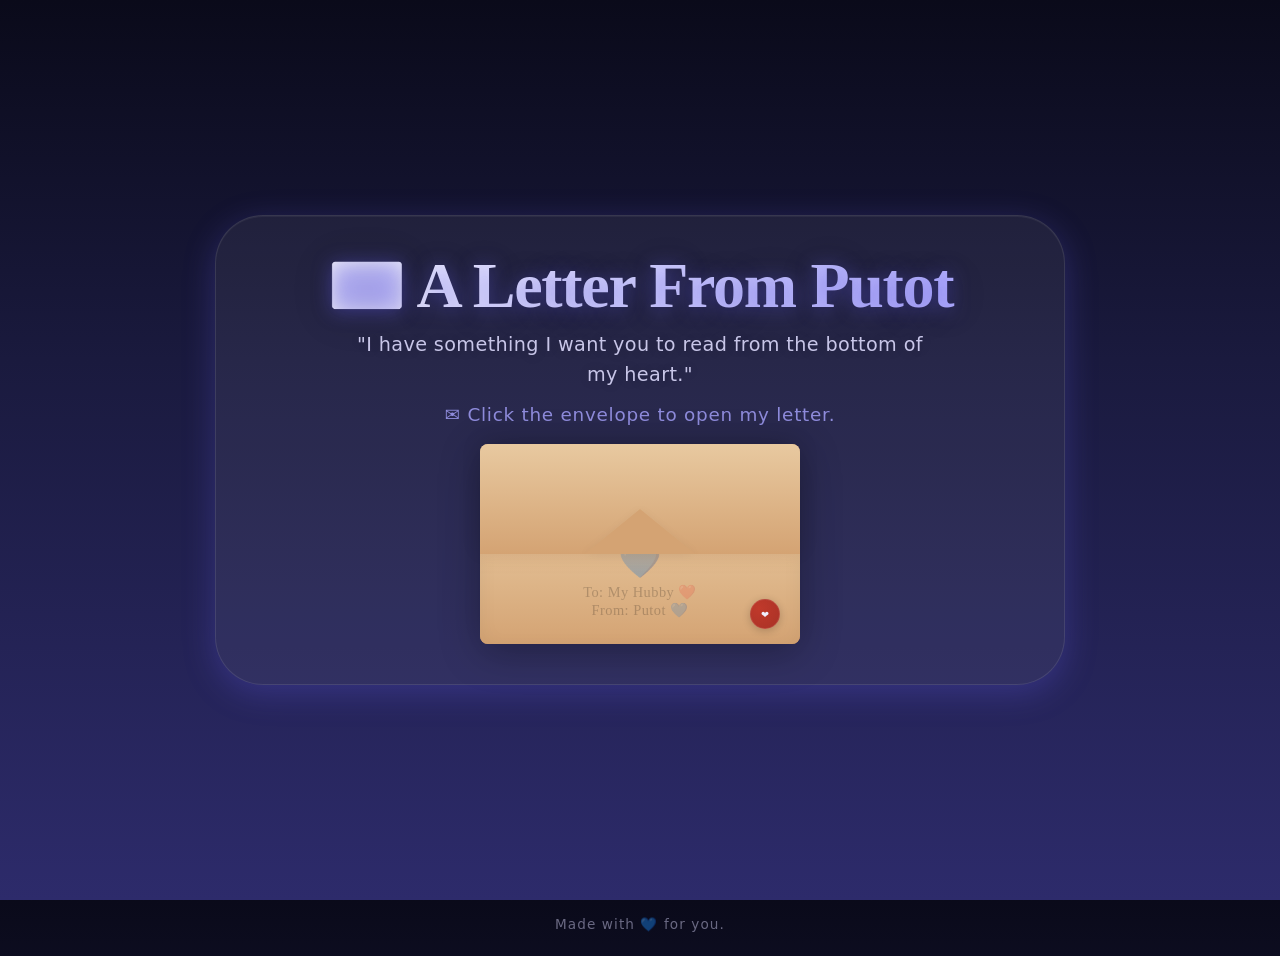
<file: page7.html>
<!DOCTYPE html>
<html lang="en">
<head>
    <meta charset="UTF-8">
    <meta name="viewport" content="width=device-width, initial-scale=1.0">
    <title>💌 A Letter From Putot - Happy 5th Monthsary 💙</title>
    <!-- External stylesheet -->
    <link rel="stylesheet" href="page7.css">
    <!-- External JavaScript -->
    <script src="page7.js" defer></script>
</head>
<body>
    <!-- ============================================ -->
    <!-- LETTER FROM PUTOT - Full Screen Section      -->
    <!-- ============================================ -->
    <section class="letter-hero" id="letterHero">
        
        <!-- ========================================== -->
        <!-- DECORATIVE BACKGROUND ELEMENTS             -->
        <!-- ========================================== -->
        <div class="rose-petals" id="rosePetals" aria-hidden="true"></div>
        <div class="floating-stars" id="floatingStars" aria-hidden="true"></div>

        <!-- ========================================== -->
        <!-- MAIN CONTENT CONTAINER                    -->
        <!-- ========================================== -->
        <div class="letter-content">

            <!-- Main Title -->
            <h1 class="main-title">💌 A Letter From Putot</h1>

            <!-- Subtitle -->
            <p class="subtitle">
                "I have something I want you to read from the bottom of my heart."
            </p>

            <!-- ========================================== -->
            <!-- ENVELOPE INSTRUCTION TEXT                 -->
            <!-- ========================================== -->
            <p class="envelope-instruction" id="envelopeInstruction">
                ✉️ Click the envelope to open my letter.
            </p>

            <!-- ========================================== -->
            <!-- ENVELOPE CONTAINER                       -->
            <!-- ========================================== -->
            <div class="envelope-container" id="envelopeContainer">
                <div class="envelope" id="envelope">
                    <!-- Envelope Back -->
                    <div class="envelope-back"></div>
                    
                    <!-- Envelope Front -->
                    <div class="envelope-front" id="envelopeFront">
                        <!-- Envelope Flap -->
                        <div class="envelope-flap" id="envelopeFlap">
                            <div class="flap-triangle"></div>
                        </div>
                        
                        <!-- Envelope Body -->
                        <div class="envelope-body">
                            <div class="envelope-heart">💙</div>
                            <div class="envelope-address">
                                <span class="address-line">To: My Hubby ❤️</span>
                                <span class="address-line">From: Putot 💙</span>
                            </div>
                            <div class="envelope-seal"></div>
                        </div>
                    </div>
                    
                    <!-- Envelope Inner (Hidden Letter) -->
                    <div class="envelope-inner" id="envelopeInner">
                        <div class="letter-preview">
                            <span class="preview-text">💌 Open me!</span>
                            <span class="preview-heart">❤️</span>
                        </div>
                    </div>
                </div>
            </div>

            <!-- ========================================== -->
            <!-- HIDDEN LETTER CONTAINER                   -->
            <!-- ========================================== -->
            <div class="letter-container hidden" id="letterContainer">
                <div class="letter-paper" id="letterPaper">
                    <!-- Letter Header -->
                    <div class="letter-header">
                        <div class="letter-decoration top-deco">🌸</div>
                        <h2 class="letter-title">Happy 5th Monthsary Hubby ❤️</h2>
                        <div class="letter-date" id="letterDate">💙</div>
                        <div class="letter-divider"></div>
                    </div>

                    <!-- Letter Body - Editable Content -->
                    <div class="letter-body">
                        <!-- ========================================== -->
                        <!-- REPLACE this message with your own letter -->
                        <!-- ========================================== -->
                        <p class="letter-message" id="letterMessage">
                            My Dearest Hubby, 💙
                        </p>
                        <p class="letter-message" id="letterMessage">
                            Five months. It feels like just yesterday we started this beautiful journey together, and yet I can't imagine my life without you anymore. Every day with you has been a gift, and every moment we share becomes a cherished memory.
                        </p>
                        <p class="letter-message" id="letterMessage">
                            You make me laugh when I'm sad, you comfort me when I'm down, and you make me feel so loved every single day. Your smile lights up my world, and your love gives me strength I never knew I had.
                        </p>
                        <p class="letter-message" id="letterMessage">
                            Thank you for being patient with me, for understanding me, and for loving me even on my difficult days. You are my safe place, my home, and my greatest happiness.
                        </p>
                        <p class="letter-message" id="letterMessage">
                            I look forward to many more months, years, and a lifetime with you. You are my forever, and my heart belongs to you completely.
                        </p>
                        <p class="letter-message" id="letterMessage">
                           Happy 5th Monthsary, Hubby! ❤️

Thank you for everything, palangga ni Putot. Thank you for all the love, care, patience, understanding, and happiness you've given me. Here's to all the beautiful chapters we have yet to write together. I love you always. 💙
                        <!-- ========================================== -->
                        <!-- END OF REPLACEABLE LETTER CONTENT         -->
                        <!-- ========================================== -->

                        <!-- Signature Section -->
                        <div class="letter-signature">
                            <div class="signature-line"></div>
                            <p class="signature-text">
                                <span class="signature-heart">❤️</span>
                                Love always,
                            </p>
                            <p class="signature-name">Your Wifey Putot ❤️</p>
                            <div class="signature-date" id="signatureDate"></div>
                        </div>
                    </div>

                    <!-- Letter Footer -->
                    <div class="letter-footer">
                        <span class="footer-emoji">💙</span>
                        <span class="footer-emoji">🌸</span>
                        <span class="footer-emoji">💕</span>
                        <span class="footer-emoji">✨</span>
                    </div>
                </div>
            </div>

            <!-- ========================================== -->
            <!-- CONTINUE BUTTON - Navigates to page8.html -->
            <!-- ========================================== -->
            <a href="page8.html" class="btn-continue hidden" id="continueButton">
                Continue Our Journey 💙 ➡
                <span class="btn-subtext">Next: More Surprises Await!</span>
            </a>

        </div>

        <!-- ========================================== -->
        <!-- DECORATIVE ELEMENTS CONTAINERS             -->
        <!-- ========================================== -->
        <div class="floating-hearts" id="floatingHearts" aria-hidden="true"></div>
        <div class="sparkles" id="sparkles" aria-hidden="true"></div>
        <div class="confetti-container" id="confettiContainer" aria-hidden="true"></div>
        
    </section>

    <!-- ========================================== -->
    <!-- FOOTER                                     -->
    <!-- ========================================== -->
    <footer class="letter-footer-bottom">
        <p class="footer-message">Made with 💙 for you.</p>
    </footer>
</body>
</html>
</file>
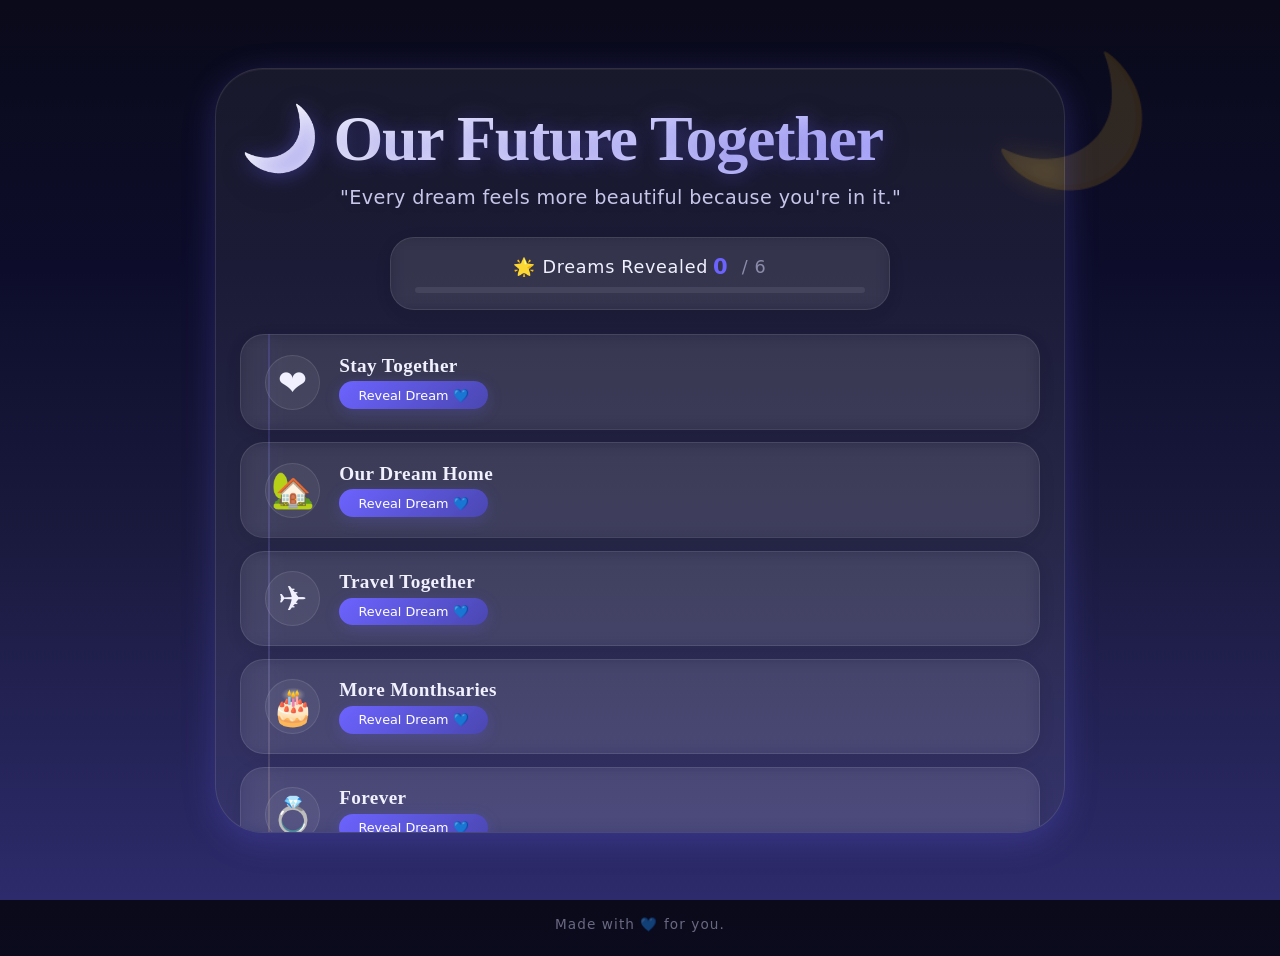
<file: page8.html>
<!DOCTYPE html>
<html lang="en">
<head>
    <meta charset="UTF-8">
    <meta name="viewport" content="width=device-width, initial-scale=1.0">
    <title>🌙 Our Future Together - Happy 5th Monthsary 💙</title>
    <!-- External stylesheet -->
    <link rel="stylesheet" href="page8.css">
    <!-- External JavaScript -->
    <script src="page8.js" defer></script>
</head>
<body>
    <!-- ============================================ -->
    <!-- OUR FUTURE TOGETHER - Full Screen Section    -->
    <!-- ============================================ -->
    <section class="dreams-hero" id="dreamsHero">
        
        <!-- ========================================== -->
        <!-- DECORATIVE BACKGROUND ELEMENTS             -->
        <!-- ========================================== -->
        <div class="floating-stars" id="floatingStars" aria-hidden="true"></div>
        <div class="floating-hearts" id="floatingHearts" aria-hidden="true"></div>

        <!-- ========================================== -->
        <!-- MAIN CONTENT CONTAINER                    -->
        <!-- ========================================== -->
        <div class="dreams-content">

            <!-- Main Title -->
            <h1 class="main-title">🌙 Our Future Together</h1>

            <!-- Subtitle -->
            <p class="subtitle">
                "Every dream feels more beautiful because you're in it."
            </p>

            <!-- ========================================== -->
            <!-- PROGRESS INDICATOR                        -->
            <!-- ========================================== -->
            <div class="progress-indicator">
                <p class="progress-text">
                    🌟 Dreams Revealed
                    <span class="progress-count" id="progressCount">0</span>
                    <span class="progress-total">/ 6</span>
                </p>
                <div class="progress-bar-container">
                    <div class="progress-bar" id="progressBar"></div>
                </div>
            </div>

            <!-- ========================================== -->
            <!-- DREAMS TIMELINE                           -->
            <!-- ========================================== -->
            <div class="dreams-timeline" id="dreamsTimeline">
                
                <!-- ========================================== -->
                <!-- DREAM CARD 1 - Stay Together              -->
                <!-- ========================================== -->
                <div class="dream-card" id="dreamCard1" data-dream="1">
                    <div class="dream-icon">❤️</div>
                    <div class="dream-content">
                        <h3 class="dream-title">Stay Together</h3>
                        <!-- REPLACE this message with your own dream message -->
                        <p class="dream-message hidden" id="dreamMessage1">
                            "No matter what challenges come our way, I hope we always choose each other."
                        </p>
                        <button class="btn-reveal" data-dream="1">Reveal Dream 💙</button>
                    </div>
                </div>

                <!-- ========================================== -->
                <!-- DREAM CARD 2 - Our Dream Home             -->
                <!-- ========================================== -->
                <div class="dream-card" id="dreamCard2" data-dream="2">
                    <div class="dream-icon">🏡</div>
                    <div class="dream-content">
                        <h3 class="dream-title">Our Dream Home</h3>
                        <!-- REPLACE this message with your own dream message -->
                        <p class="dream-message hidden" id="dreamMessage2">
                            "One day we'll have our own peaceful little home filled with love."
                        </p>
                        <button class="btn-reveal" data-dream="2">Reveal Dream 💙</button>
                    </div>
                </div>

                <!-- ========================================== -->
                <!-- DREAM CARD 3 - Travel Together             -->
                <!-- ========================================== -->
                <div class="dream-card" id="dreamCard3" data-dream="3">
                    <div class="dream-icon">✈️</div>
                    <div class="dream-content">
                        <h3 class="dream-title">Travel Together</h3>
                        <!-- REPLACE this message with your own dream message -->
                        <p class="dream-message hidden" id="dreamMessage3">
                            "I hope we can explore beautiful places and create unforgettable memories together."
                        </p>
                        <button class="btn-reveal" data-dream="3">Reveal Dream 💙</button>
                    </div>
                </div>

                <!-- ========================================== -->
                <!-- DREAM CARD 4 - More Monthsaries           -->
                <!-- ========================================== -->
                <div class="dream-card" id="dreamCard4" data-dream="4">
                    <div class="dream-icon">🎂</div>
                    <div class="dream-content">
                        <h3 class="dream-title">More Monthsaries</h3>
                        <!-- REPLACE this message with your own dream message -->
                        <p class="dream-message hidden" id="dreamMessage4">
                            "I can't wait to celebrate many more monthsaries with you."
                        </p>
                        <button class="btn-reveal" data-dream="4">Reveal Dream 💙</button>
                    </div>
                </div>

                <!-- ========================================== -->
                <!-- DREAM CARD 5 - Forever                    -->
                <!-- ========================================== -->
                <div class="dream-card" id="dreamCard5" data-dream="5">
                    <div class="dream-icon">💍</div>
                    <div class="dream-content">
                        <h3 class="dream-title">Forever</h3>
                        <!-- REPLACE this message with your own dream message -->
                        <p class="dream-message hidden" id="dreamMessage5">
                            "I sincerely hope this beautiful journey leads us to forever."
                        </p>
                        <button class="btn-reveal" data-dream="5">Reveal Dream 💙</button>
                    </div>
                </div>

                <!-- ========================================== -->
                <!-- DREAM CARD 6 - Endless Happiness          -->
                <!-- ========================================== -->
                <div class="dream-card" id="dreamCard6" data-dream="6">
                    <div class="dream-icon">🌟</div>
                    <div class="dream-content">
                        <h3 class="dream-title">Endless Happiness</h3>
                        <!-- REPLACE this message with your own dream message -->
                        <p class="dream-message hidden" id="dreamMessage6">
                            "I pray that our smiles, laughter, and love never fade."
                        </p>
                        <button class="btn-reveal" data-dream="6">Reveal Dream 💙</button>
                    </div>
                </div>

            </div>

            <!-- ========================================== -->
            <!-- HIDDEN DREAM COMPLETE SECTION             -->
            <!-- ========================================== -->
            <div class="dream-complete hidden" id="dreamComplete">
                <div class="dream-complete-content">
                    <div class="complete-header">
                        <span class="complete-icon">💙</span>
                        <h2 class="complete-title">Dream Complete</h2>
                    </div>
                    <div class="complete-body">
                        <p class="complete-message">
                            "Every dream becomes even more meaningful because I get to dream it with you."
                        </p>
                        <div class="complete-decorations">
                            <span class="deco-emoji">🌟</span>
                            <span class="deco-emoji">💕</span>
                            <span class="deco-emoji">✨</span>
                            <span class="deco-emoji">🌙</span>
                            <span class="deco-emoji">💙</span>
                        </div>
                    </div>
                </div>
            </div>

            <!-- ========================================== -->
            <!-- CONTINUE BUTTON - Navigates to page9.html -->
            <!-- ========================================== -->
            <a href="page9.html" class="btn-continue hidden" id="continueButton">
                Continue Our Journey 💙 ➡
                <span class="btn-subtext">Next: More Surprises Await!</span>
            </a>

        </div>

        <!-- ========================================== -->
        <!-- DECORATIVE ELEMENTS CONTAINERS             -->
        <!-- ========================================== -->
        <div class="sparkles" id="sparkles" aria-hidden="true"></div>
        <div class="confetti-container" id="confettiContainer" aria-hidden="true"></div>
        
    </section>

    <!-- ========================================== -->
    <!-- FOOTER                                     -->
    <!-- ========================================== -->
    <footer class="dreams-footer">
        <p class="footer-message">Made with 💙 for you.</p>
    </footer>
</body>
</html>
</file>
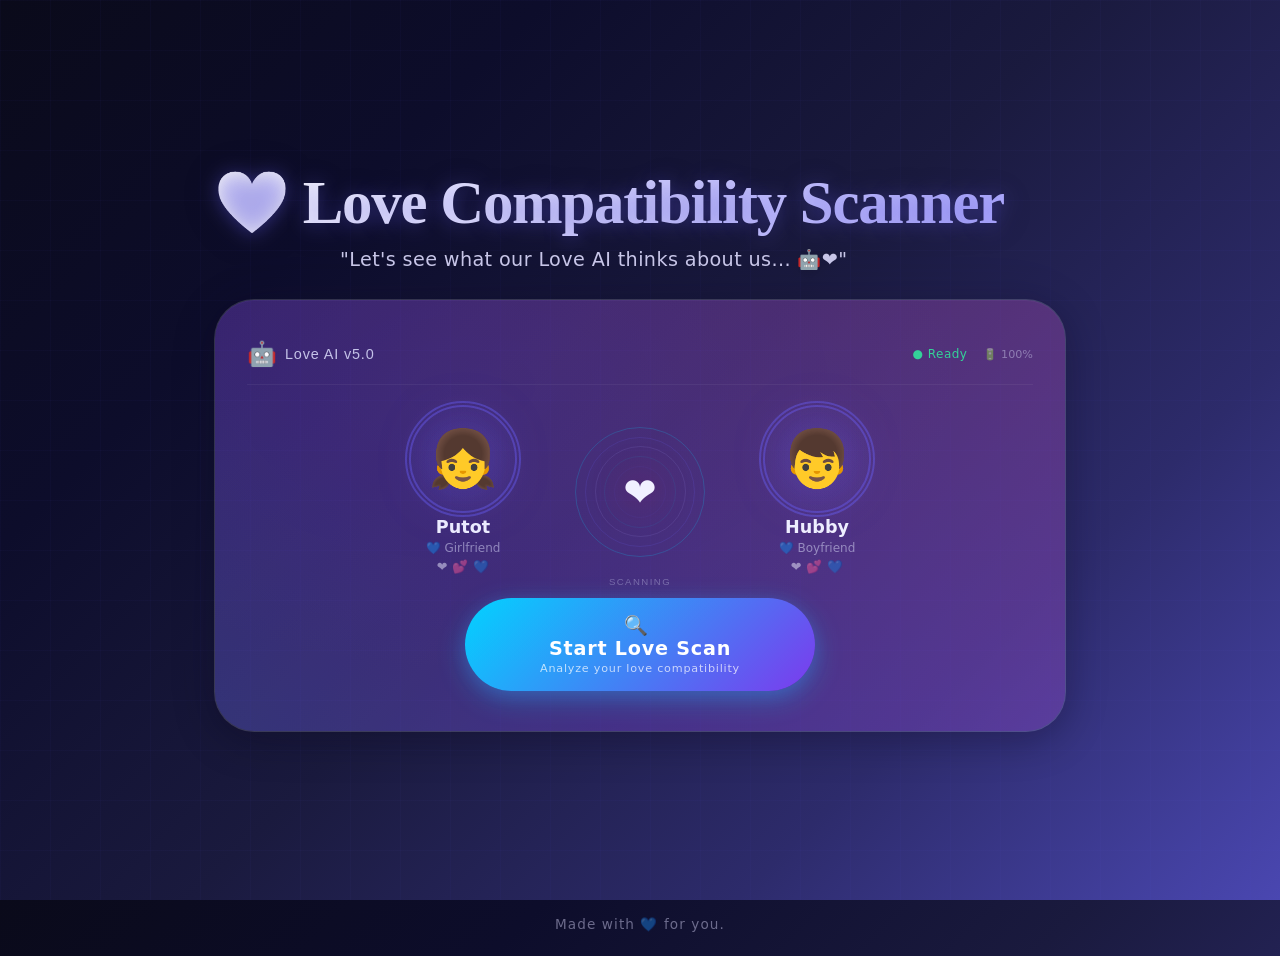
<file: page9.html>
<!DOCTYPE html>
<html lang="en">
<head>
    <meta charset="UTF-8">
    <meta name="viewport" content="width=device-width, initial-scale=1.0">
    <title>❤️ Love Compatibility Scanner - Happy 5th Monthsary 💙</title>
    <link rel="stylesheet" href="page9.css">
    <script src="page9.js" defer></script>
</head>
<body>
    <!-- ============================================ -->
    <!-- LOVE COMPATIBILITY SCANNER - Full Screen     -->
    <!-- ============================================ -->
    <section class="scanner-hero" id="scannerHero">
        
        <!-- ========================================== -->
        <!-- DECORATIVE BACKGROUND ELEMENTS             -->
        <!-- ========================================== -->
        <div class="floating-grid" id="floatingGrid"></div>
        <div class="floating-hearts" id="floatingHearts"></div>
        <div class="sparkles" id="sparkles"></div>
        <div class="floating-stars" id="floatingStars"></div>
        <div class="shooting-stars" id="shootingStars"></div>

        <!-- ========================================== -->
        <!-- MAIN CONTENT CONTAINER                    -->
        <!-- ========================================== -->
        <div class="scanner-content">

            <!-- Main Title -->
            <h1 class="main-title">❤️ Love Compatibility Scanner</h1>

            <!-- Subtitle -->
            <p class="subtitle">
                "Let's see what our Love AI thinks about us... 🤖❤️"
            </p>

            <!-- ========================================== -->
            <!-- SCANNER PANEL                             -->
            <!-- ========================================== -->
            <div class="scanner-panel" id="scannerPanel">
                
                <!-- Scanner Header -->
                <div class="scanner-header">
                    <div class="header-left">
                        <span class="scanner-icon">🤖</span>
                        <span class="scanner-name">Love AI v5.0</span>
                    </div>
                    <div class="header-right">
                        <span class="scanner-status" id="scannerStatus">● Ready</span>
                        <span class="scanner-battery">🔋 100%</span>
                    </div>
                </div>

                <!-- Profile Section -->
                <div class="profile-section">
                    <!-- Left Profile - Putot -->
                    <div class="profile-card profile-left">
                        <div class="profile-avatar">
                            <div class="avatar-ring"></div>
                            <div class="avatar-ring ring-2"></div>
                            <span class="avatar-icon">👧</span>
                            <div class="avatar-glow"></div>
                            <div class="avatar-pulse"></div>
                        </div>
                        <p class="profile-name">Putot</p>
                        <p class="profile-label">💙 Girlfriend</p>
                        <div class="profile-hearts">
                            <span>❤️</span>
                            <span>💕</span>
                            <span>💙</span>
                        </div>
                    </div>

                    <!-- Scanner Animation -->
                    <div class="scanner-center">
                        <div class="scanner-animation" id="scannerAnimation">
                            <div class="scanner-ring ring-1"></div>
                            <div class="scanner-ring ring-2"></div>
                            <div class="scanner-ring ring-3"></div>
                            <div class="scanner-ring ring-4"></div>
                            <div class="scanner-ring ring-5"></div>
                            <div class="scanner-heart-center" id="scannerHeart">❤️</div>
                            <div class="scanner-beam" id="scannerBeam"></div>
                            <div class="scanner-particles" id="scannerParticles"></div>
                        </div>
                        <div class="scanner-label">SCANNING</div>
                    </div>

                    <!-- Right Profile - Hubby -->
                    <div class="profile-card profile-right">
                        <div class="profile-avatar">
                            <div class="avatar-ring"></div>
                            <div class="avatar-ring ring-2"></div>
                            <span class="avatar-icon">👦</span>
                            <div class="avatar-glow"></div>
                            <div class="avatar-pulse"></div>
                        </div>
                        <p class="profile-name">Hubby</p>
                        <p class="profile-label">💙 Boyfriend</p>
                        <div class="profile-hearts">
                            <span>❤️</span>
                            <span>💕</span>
                            <span>💙</span>
                        </div>
                    </div>
                </div>

                <!-- Start Button -->
                <button class="btn-start-scan" id="startScanBtn">
                    <span class="btn-icon">🔍</span>
                    Start Love Scan
                    <span class="btn-sub">Analyze your love compatibility</span>
                </button>

                <!-- ========================================== -->
                <!-- HIDDEN SCANNING SECTION                   -->
                <!-- ========================================== -->
                <div class="scanning-section hidden" id="scanningSection">
                    <div class="scanning-progress">
                        <div class="progress-header">
                            <span class="progress-label">🔍 Scanning...</span>
                            <span class="progress-percentage" id="scanPercentage">0%</span>
                        </div>
                        <div class="progress-bar-container">
                            <div class="progress-bar-scan" id="scanProgressBar"></div>
                            <div class="progress-glow"></div>
                        </div>
                    </div>
                    <div class="scanning-status" id="scanStatus">
                        <span class="status-dot">●</span>
                        <span class="status-text" id="statusText">Initializing Love AI...</span>
                    </div>
                    <div class="scanning-stats">
                        <span class="stat-pulse">💓</span>
                        <span class="stat-text" id="statText">Analyzing heart patterns...</span>
                    </div>
                    <div class="scanning-extra">
                        <div class="extra-item">
                            <span class="extra-icon">📊</span>
                            <span class="extra-text">Analyzing compatibility...</span>
                        </div>
                        <div class="extra-item">
                            <span class="extra-icon">💭</span>
                            <span class="extra-text">Reading love signals...</span>
                        </div>
                    </div>
                </div>

                <!-- ========================================== -->
                <!-- HIDDEN RESULTS SECTION                    -->
                <!-- ========================================== -->
                <div class="results-section hidden" id="resultsSection">
                    <!-- Results Header -->
                    <div class="results-header">
                        <div class="result-badge">✨ SCAN COMPLETE</div>
                        <span class="result-icon">❤️</span>
                        <h2 class="result-title">Perfect Match Detected</h2>
                        <div class="result-subtitle">Love Compatibility</div>
                        <div class="result-infinity" id="resultInfinity">∞%</div>
                        <div class="result-meter">
                            <div class="meter-bar" id="meterBar"></div>
                        </div>
                    </div>

                    <!-- System Error Message -->
                    <div class="system-error">
                        <span class="error-icon">⚠️</span>
                        <p class="error-text">SYSTEM ERROR</p>
                        <p class="error-subtext">Your love exceeds measurable limits.</p>
                    </div>

                    <!-- Funny Results Grid -->
                    <div class="results-grid">
                        <div class="result-item">
                            <span class="result-emoji">🤭</span>
                            <span class="result-label">Clinginess Level</span>
                            <span class="result-value">999999%</span>
                            <div class="result-bar"><div class="result-bar-fill" style="width:100%"></div></div>
                        </div>
                        <div class="result-item">
                            <span class="result-emoji">😂</span>
                            <span class="result-label">Missing Each Other</span>
                            <span class="result-value">Unlimited</span>
                            <div class="result-bar"><div class="result-bar-fill" style="width:100%"></div></div>
                        </div>
                        <div class="result-item">
                            <span class="result-emoji">❤️</span>
                            <span class="result-label">Trust Level</span>
                            <span class="result-value">Infinite</span>
                            <div class="result-bar"><div class="result-bar-fill" style="width:100%"></div></div>
                        </div>
                        <div class="result-item">
                            <span class="result-emoji">🤗</span>
                            <span class="result-label">Hug Power</span>
                            <span class="result-value">Maximum</span>
                            <div class="result-bar"><div class="result-bar-fill" style="width:100%"></div></div>
                        </div>
                        <div class="result-item">
                            <span class="result-emoji">😘</span>
                            <span class="result-label">Kiss Energy</span>
                            <span class="result-value">Overloaded</span>
                            <div class="result-bar"><div class="result-bar-fill" style="width:100%"></div></div>
                        </div>
                        <div class="result-item">
                            <span class="result-emoji">🥹</span>
                            <span class="result-label">Forever Chance</span>
                            <span class="result-value">100000000%</span>
                            <div class="result-bar"><div class="result-bar-fill" style="width:100%"></div></div>
                        </div>
                    </div>

                    <!-- Final Verdict -->
                    <div class="final-verdict">
                        <span class="verdict-icon">🏆</span>
                        <p class="verdict-text">"Perfect Match Detected ❤️"</p>
                        <div class="verdict-stars">⭐⭐⭐⭐⭐</div>
                    </div>

                    <!-- Additional Surprise -->
                    <div class="surprise-bonus">
                        <span class="bonus-emoji">🎁</span>
                        <p class="bonus-text">💙 Bonus: You've unlocked the <strong>"Love Legends"</strong> achievement!</p>
                    </div>

                    <!-- Continue Button -->
                    <a href="page10.html" class="btn-continue" id="continueButton">
                        Continue Our Journey 💙 ➡
                        <span class="btn-subtext">Next: The Final Chapter!</span>
                    </a>
                </div>

            </div>

        </div>

        <!-- ========================================== -->
        <!-- DECORATIVE ELEMENTS CONTAINERS             -->
        <!-- ========================================== -->
        <div class="confetti-container" id="confettiContainer"></div>
        
    </section>

    <!-- ========================================== -->
    <!-- FOOTER                                     -->
    <!-- ========================================== -->
    <footer class="scanner-footer">
        <p class="footer-message">Made with 💙 for you.</p>
    </footer>
</body>
</html>
</file>
<file: page10.css>
/* ==============================================
   CSS VARIABLES – Premium Luxury Romantic
   ============================================== */
:root {
    --primary-blue: #0a0a1a;
    --secondary-blue: #0d0d2b;
    --accent-blue: #4a47b1;
    --light-blue: #6c63ff;
    --pale-blue: #a8a4ff;
    --neon-blue: #00d4ff;
    --neon-pink: #ec4899;
    --neon-purple: #7c3aed;
    --sky-blue: #87CEEB;
    --white: #ffffff;
    --silver: #c0c0c0;
    --gold: #fbbf24;
    --rose: #f472b6;
    --glass-bg: rgba(255, 255, 255, 0.06);
    --glass-border: rgba(255, 255, 255, 0.1);
    --text-light: #f0f0ff;
    --text-muted: #c8c6e8;
    --shadow-dark: rgba(0, 0, 0, 0.6);
    --shadow-glow: 0 8px 40px rgba(108, 99, 255, 0.25);
    --shadow-premium: 0 20px 60px rgba(0, 0, 0, 0.4);
    --font-primary: 'Segoe UI', 'Helvetica Neue', system-ui, -apple-system, sans-serif;
    --font-heading: 'Georgia', 'Times New Roman', serif;
}

/* ==============================================
   RESET & BASE
   ============================================== */
*,
*::before,
*::after {
    margin: 0;
    padding: 0;
    box-sizing: border-box;
}

html {
    height: 100%;
    scroll-behavior: smooth;
}

body {
    min-height: 100vh;
    font-family: var(--font-primary);
    background: linear-gradient(180deg, #0a0a1a 0%, #0d0d2b 25%, #1a1a3e 55%, #2d2b6b 80%, #4a47b1 100%);
    color: var(--text-light);
    display: flex;
    flex-direction: column;
    align-items: center;
    justify-content: center;
    position: relative;
    overflow-x: hidden;
    -webkit-font-smoothing: antialiased;
    -moz-osx-font-smoothing: grayscale;
}

/* ==============================================
   FINAL HERO SECTION
   ============================================== */
.final-hero {
    position: relative;
    min-height: 100vh;
    width: 100%;
    display: flex;
    flex-direction: column;
    align-items: center;
    justify-content: center;
    padding: 2rem 1.5rem;
    z-index: 2;
    animation: fadeInUp 1.2s cubic-bezier(0.23, 1, 0.32, 1) forwards;
    overflow-y: auto;
}

/* ==============================================
   RAINBOW LIGHTS (Background Effect)
   ============================================== */
.rainbow-lights {
    position: fixed;
    inset: 0;
    pointer-events: none;
    z-index: 0;
    overflow: hidden;
    background: 
        radial-gradient(ellipse at 20% 50%, rgba(255, 0, 0, 0.03) 0%, transparent 50%),
        radial-gradient(ellipse at 40% 50%, rgba(255, 165, 0, 0.03) 0%, transparent 50%),
        radial-gradient(ellipse at 60% 50%, rgba(255, 255, 0, 0.03) 0%, transparent 50%),
        radial-gradient(ellipse at 80% 50%, rgba(0, 255, 0, 0.03) 0%, transparent 50%),
        radial-gradient(ellipse at 100% 50%, rgba(0, 0, 255, 0.03) 0%, transparent 50%);
    animation: rainbowMove 10s ease-in-out infinite alternate;
}

@keyframes rainbowMove {
    0% { transform: scale(1) rotate(0deg); }
    100% { transform: scale(1.1) rotate(5deg); }
}

/* ==============================================
   MOON
   ============================================== */
.final-hero::before {
    content: '🌙';
    position: fixed;
    top: 3%;
    right: 8%;
    font-size: 6rem;
    opacity: 0.15;
    animation: moonGlow 4s ease-in-out infinite alternate;
    z-index: 0;
    pointer-events: none;
    filter: drop-shadow(0 0 60px rgba(240, 230, 208, 0.1));
}

@keyframes moonGlow {
    0% { transform: scale(1) translateY(0); opacity: 0.15; filter: drop-shadow(0 0 60px rgba(240, 230, 208, 0.1)); }
    100% { transform: scale(1.05) translateY(-10px); opacity: 0.25; filter: drop-shadow(0 0 80px rgba(240, 230, 208, 0.2)); }
}

/* ==============================================
   HEART CLIP SVG - Hidden
   ============================================== */
.heart-clip-svg {
    position: absolute;
    width: 0;
    height: 0;
    pointer-events: none;
    opacity: 0;
}

/* ==============================================
   DECORATIVE BACKGROUNDS
   ============================================== */
.floating-stars {
    position: fixed;
    inset: 0;
    pointer-events: none;
    z-index: 0;
    overflow: hidden;
}

.floating-hearts {
    position: fixed;
    inset: 0;
    pointer-events: none;
    z-index: 0;
    overflow: hidden;
}

.floating-roses {
    position: fixed;
    inset: 0;
    pointer-events: none;
    z-index: 0;
    overflow: hidden;
}

.sparkles {
    position: fixed;
    inset: 0;
    pointer-events: none;
    z-index: 0;
    overflow: hidden;
}

.fireworks-container {
    position: fixed;
    inset: 0;
    pointer-events: none;
    z-index: 1;
    overflow: hidden;
}

.balloons-container {
    position: fixed;
    inset: 0;
    pointer-events: none;
    z-index: 1;
    overflow: hidden;
}

.love-particles {
    position: fixed;
    inset: 0;
    pointer-events: none;
    z-index: 1;
    overflow: hidden;
}

.confetti-container {
    position: fixed;
    inset: 0;
    pointer-events: none;
    z-index: 10;
    overflow: hidden;
}

/* ==============================================
   MAIN CONTENT
   ============================================== */
.final-content {
    position: relative;
    z-index: 3;
    max-width: 950px;
    width: 100%;
    padding: 2rem 1.5rem;
    background: var(--glass-bg);
    backdrop-filter: blur(20px);
    -webkit-backdrop-filter: blur(20px);
    border: 1px solid var(--glass-border);
    border-radius: 3rem;
    box-shadow: var(--shadow-glow), inset 0 1px 1px rgba(255, 255, 255, 0.06);
    animation: floatIn 1.4s ease-out forwards;
    max-height: 92vh;
    overflow-y: auto;
}

.final-content::-webkit-scrollbar {
    width: 6px;
}

.final-content::-webkit-scrollbar-track {
    background: rgba(255, 255, 255, 0.02);
    border-radius: 10px;
}

.final-content::-webkit-scrollbar-thumb {
    background: var(--light-blue);
    border-radius: 10px;
    box-shadow: 0 0 20px rgba(108, 99, 255, 0.2);
}

/* ==============================================
   CELEBRATION BADGE
   ============================================== */
.celebration-badge {
    display: inline-flex;
    align-items: center;
    gap: 0.8rem;
    padding: 0.4rem 1.5rem;
    background: linear-gradient(135deg, rgba(251, 191, 36, 0.15), rgba(251, 191, 36, 0.05));
    border: 1px solid rgba(251, 191, 36, 0.2);
    border-radius: 50px;
    margin-bottom: 0.5rem;
    animation: badgePulse 2s ease-in-out infinite;
}

@keyframes badgePulse {
    0%, 100% { transform: scale(1); }
    50% { transform: scale(1.03); }
}

.badge-emoji {
    font-size: 1.2rem;
}

.badge-text {
    font-size: 0.8rem;
    font-weight: 600;
    color: #fbbf24;
    letter-spacing: 0.08em;
}

/* ==============================================
   TYPOGRAPHY
   ============================================== */
.main-title {
    font-family: var(--font-heading);
    font-size: clamp(2rem, 8vw, 4rem);
    font-weight: 700;
    letter-spacing: -0.02em;
    line-height: 1.2;
    color: #ffffff;
    text-shadow: 0 2px 20px rgba(108, 99, 255, 0.4), 0 4px 40px rgba(0, 0, 0, 0.2);
    margin-bottom: 0.3rem;
    background: linear-gradient(135deg, #ffffff 0%, var(--pale-blue) 100%);
    -webkit-background-clip: text;
    -webkit-text-fill-color: transparent;
    background-clip: text;
    animation: shimmerTitle 3s ease-in-out infinite alternate;
}

.subtitle {
    font-size: clamp(0.95rem, 2.2vw, 1.2rem);
    font-weight: 300;
    color: var(--text-muted);
    line-height: 1.6;
    max-width: 700px;
    margin: 0.2rem auto 1.2rem auto;
    letter-spacing: 0.02em;
    text-shadow: 0 1px 12px rgba(0, 0, 0, 0.15);
}

/* ==============================================
   HEART PHOTO FRAME - FIXED with SVG clip-path
   ============================================== */
.heart-frame-container {
    display: flex;
    flex-direction: column;
    align-items: center;
    margin: 0.5rem auto 1.2rem auto;
    position: relative;
}

.heart-frame {
    position: relative;
    width: clamp(180px, 30vw, 280px);
    height: clamp(180px, 30vw, 280px);
    display: flex;
    align-items: center;
    justify-content: center;
    clip-path: url(#heartClip);
    background: linear-gradient(145deg, var(--light-blue), var(--accent-blue));
    box-shadow: 0 12px 48px rgba(108, 99, 255, 0.5), 0 0 80px rgba(108, 99, 255, 0.2);
    transition: transform 0.5s cubic-bezier(0.23, 1, 0.32, 1), box-shadow 0.5s ease;
    animation: heartbeatPulse 3s ease-in-out infinite;
    overflow: hidden;
    flex-shrink: 0;
}

.heart-frame:hover {
    transform: scale(1.04) rotate(-1deg);
    box-shadow: 0 20px 60px rgba(108, 99, 255, 0.7), 0 0 100px rgba(108, 99, 255, 0.3);
}

@keyframes heartbeatPulse {
    0%, 100% { transform: scale(1); box-shadow: 0 12px 48px rgba(108, 99, 255, 0.5), 0 0 80px rgba(108, 99, 255, 0.2); }
    14% { transform: scale(1.04); box-shadow: 0 16px 56px rgba(108, 99, 255, 0.65), 0 0 100px rgba(108, 99, 255, 0.3); }
    28% { transform: scale(1); box-shadow: 0 12px 48px rgba(108, 99, 255, 0.5), 0 0 80px rgba(108, 99, 255, 0.2); }
    42% { transform: scale(1.03); box-shadow: 0 14px 52px rgba(108, 99, 255, 0.6), 0 0 90px rgba(108, 99, 255, 0.25); }
    56% { transform: scale(1); box-shadow: 0 12px 48px rgba(108, 99, 255, 0.5), 0 0 80px rgba(108, 99, 255, 0.2); }
}

.heart-glow {
    position: absolute;
    inset: -20px;
    border-radius: 50%;
    background: radial-gradient(circle, rgba(108, 99, 255, 0.15), transparent 70%);
    animation: glowPulse 3s ease-in-out infinite;
    pointer-events: none;
}

@keyframes glowPulse {
    0%, 100% { transform: scale(0.9); opacity: 0.5; }
    50% { transform: scale(1.2); opacity: 1; }
}

.heart-ring {
    position: absolute;
    border-radius: 50%;
    border: 1px solid rgba(108, 99, 255, 0.1);
    animation: ringExpand 4s ease-out infinite;
    pointer-events: none;
}

.heart-ring.ring-1 { width: 120%; height: 120%; animation-delay: 0s; }
.heart-ring.ring-2 { width: 150%; height: 150%; animation-delay: 1s; }
.heart-ring.ring-3 { width: 180%; height: 180%; animation-delay: 2s; }
.heart-ring.ring-4 { width: 210%; height: 210%; animation-delay: 3s; }

@keyframes ringExpand {
    0% { transform: scale(0.8); opacity: 0.8; }
    100% { transform: scale(1.2); opacity: 0; }
}

.couple-photo {
    width: 100%;
    height: 100%;
    object-fit: cover;
    clip-path: url(#heartClip);
    transition: filter 0.4s ease;
    display: block;
}

.heart-frame:hover .couple-photo {
    filter: brightness(1.08) saturate(1.1);
}

.heart-overlay {
    position: absolute;
    inset: 0;
    clip-path: url(#heartClip);
    background: linear-gradient(135deg, rgba(108, 99, 255, 0.2), rgba(168, 164, 255, 0.1));
    display: flex;
    flex-direction: column;
    align-items: center;
    justify-content: center;
    opacity: 0;
    transition: opacity 0.4s ease;
    gap: 0.2rem;
    pointer-events: none;
}

.heart-frame:hover .heart-overlay {
    opacity: 1;
}

.heart-icon {
    font-size: 2.5rem;
    opacity: 0.9;
    animation: iconPulse 2s ease-in-out infinite;
}

.heart-text {
    font-size: 0.8rem;
    color: #fff;
    font-weight: 300;
    letter-spacing: 0.06em;
    background: rgba(0, 0, 0, 0.3);
    padding: 0.2rem 0.8rem;
    border-radius: 20px;
}

@keyframes iconPulse {
    0%, 100% { transform: scale(1); }
    50% { transform: scale(1.15); }
}

.heart-sparkles {
    position: absolute;
    inset: -30px;
    pointer-events: none;
    background: radial-gradient(circle at 30% 30%, rgba(255, 255, 255, 0.05), transparent 70%);
    animation: sparkleRotate 8s linear infinite;
}

@keyframes sparkleRotate {
    0% { transform: rotate(0deg); }
    100% { transform: rotate(360deg); }
}

.heart-label {
    margin-top: 0.3rem;
    font-size: 0.7rem;
    color: var(--text-muted);
    letter-spacing: 0.15em;
    opacity: 0.5;
}

/* ==============================================
   APPRECIATION MESSAGE
   ============================================== */
.appreciation-message {
    max-width: 750px;
    margin: 0.5rem auto 1rem auto;
    padding: 1.2rem 2rem;
    background: rgba(255, 255, 255, 0.03);
    border-radius: 1.5rem;
    border: 1px solid rgba(255, 255, 255, 0.05);
    text-align: center;
    position: relative;
}

.message-container {
    position: relative;
}

.message-line {
    font-size: clamp(0.95rem, 1.6vw, 1.1rem);
    font-weight: 300;
    color: var(--text-muted);
    line-height: 1.8;
    margin: 0.3rem 0;
    font-style: italic;
}

.message-line.highlight {
    font-family: var(--font-heading);
    font-size: clamp(1.1rem, 2vw, 1.4rem);
    font-weight: 600;
    color: #ffffff;
    margin: 0.5rem 0;
    background: linear-gradient(135deg, #fbbf24, #f59e0b);
    -webkit-background-clip: text;
    -webkit-text-fill-color: transparent;
    background-clip: text;
}

.message-line.signature {
    font-family: var(--font-heading);
    font-size: clamp(1rem, 1.8vw, 1.3rem);
    font-weight: 600;
    color: var(--pale-blue);
    margin-top: 0.5rem;
}

.message-decorations {
    display: flex;
    justify-content: center;
    gap: 0.6rem;
    margin-top: 0.8rem;
    font-size: 1.2rem;
    opacity: 0.5;
}

/* ==============================================
   FUNNY STATISTICS
   ============================================== */
.funny-stats {
    display: grid;
    grid-template-columns: repeat(auto-fit, minmax(120px, 1fr));
    gap: 0.8rem;
    margin: 0.5rem auto 1rem auto;
    max-width: 700px;
}

.stat-card {
    background: rgba(255, 255, 255, 0.03);
    border: 1px solid rgba(255, 255, 255, 0.05);
    border-radius: 1rem;
    padding: 0.8rem 0.5rem;
    text-align: center;
    transition: all 0.3s ease;
}

.stat-card:hover {
    transform: translateY(-4px);
    border-color: rgba(108, 99, 255, 0.2);
    background: rgba(255, 255, 255, 0.06);
}

.stat-emoji {
    font-size: 1.8rem;
    display: block;
}

.stat-number {
    font-size: clamp(1.2rem, 2vw, 1.6rem);
    font-weight: 700;
    color: var(--gold);
    display: block;
    margin: 0.2rem 0;
}

.stat-label {
    font-size: 0.7rem;
    color: var(--text-muted);
    opacity: 0.6;
}

/* ==============================================
   CELEBRATION SECTION
   ============================================== */
.celebration-section {
    display: flex;
    justify-content: center;
    gap: 1.5rem;
    flex-wrap: wrap;
    margin: 0.5rem auto 1.2rem auto;
    padding: 0.8rem 1.5rem;
    background: rgba(255, 255, 255, 0.02);
    border-radius: 2rem;
    border: 1px solid rgba(255, 255, 255, 0.03);
}

.celebration-item {
    display: flex;
    align-items: center;
    gap: 0.5rem;
    padding: 0.4rem 1rem;
    background: rgba(255, 255, 255, 0.03);
    border-radius: 50px;
    border: 1px solid rgba(255, 255, 255, 0.05);
    transition: all 0.3s ease;
}

.celebration-item:hover {
    transform: translateY(-3px) scale(1.02);
    background: rgba(255, 255, 255, 0.06);
    border-color: rgba(108, 99, 255, 0.2);
    box-shadow: 0 8px 24px rgba(0, 0, 0, 0.1);
}

.celebration-emoji {
    font-size: 1.3rem;
}

.celebration-text {
    font-size: clamp(0.75rem, 1.3vw, 0.9rem);
    font-weight: 500;
    color: var(--text-light);
    letter-spacing: 0.02em;
}

.celebration-sparkle {
    font-size: 0.8rem;
    opacity: 0.5;
}

/* ==============================================
   FUNNY MESSAGE SECTION
   ============================================== */
.funny-message {
    display: flex;
    flex-direction: column;
    gap: 0.5rem;
    margin: 0.5rem auto 1rem auto;
    max-width: 600px;
}

.funny-bubble {
    display: flex;
    align-items: center;
    gap: 0.8rem;
    padding: 0.6rem 1.2rem;
    background: rgba(255, 255, 255, 0.03);
    border-radius: 1rem;
    border: 1px solid rgba(255, 255, 255, 0.05);
    transition: all 0.3s ease;
}

.funny-bubble:hover {
    background: rgba(255, 255, 255, 0.06);
    transform: translateX(5px);
}

.bubble-emoji {
    font-size: 1.5rem;
    flex-shrink: 0;
}

.bubble-text {
    font-size: clamp(0.85rem, 1.4vw, 0.95rem);
    color: var(--text-muted);
    font-weight: 300;
    font-style: italic;
    margin: 0;
}

/* ==============================================
   ACTION BUTTONS
   ============================================== */
.action-buttons {
    display: flex;
    flex-direction: column;
    gap: 0.7rem;
    align-items: center;
    margin: 0.5rem auto;
    width: 100%;
    max-width: 500px;
}

.btn-action {
    display: flex;
    flex-direction: column;
    align-items: center;
    justify-content: center;
    padding: 0.8rem 2rem;
    width: 100%;
    font-size: clamp(0.95rem, 1.8vw, 1.1rem);
    font-weight: 600;
    font-family: var(--font-primary);
    letter-spacing: 0.04em;
    color: #ffffff;
    border: none;
    border-radius: 60px;
    cursor: pointer;
    text-decoration: none;
    transition: all 0.4s cubic-bezier(0.23, 1, 0.32, 1);
    position: relative;
    overflow: hidden;
    box-shadow: 0 4px 20px rgba(0, 0, 0, 0.2);
    min-height: 44px;
    touch-action: manipulation;
    -webkit-tap-highlight-color: transparent;
}

.btn-action::before {
    content: '';
    position: absolute;
    top: -50%;
    left: -50%;
    width: 200%;
    height: 200%;
    background: radial-gradient(circle at 30% 30%, rgba(255, 255, 255, 0.15) 0%, transparent 60%);
    opacity: 0;
    transition: opacity 0.6s ease, transform 0.6s ease;
    transform: scale(0.8);
    pointer-events: none;
}

.btn-action:hover {
    transform: translateY(-4px) scale(1.02);
    box-shadow: 0 12px 40px rgba(0, 0, 0, 0.3);
}

.btn-action:hover::before {
    opacity: 1;
    transform: scale(1);
}

.btn-action:active {
    transform: translateY(0px) scale(0.97);
}

.btn-icon {
    font-size: 1.3rem;
    margin-right: 0.5rem;
}

.btn-main {
    display: inline-flex;
    align-items: center;
}

.btn-sub {
    font-size: clamp(0.55rem, 0.9vw, 0.65rem);
    font-weight: 300;
    opacity: 0.7;
    margin-top: 0.1rem;
}

.btn-replay {
    background: linear-gradient(135deg, var(--gold), #f59e0b);
    box-shadow: 0 8px 28px rgba(251, 191, 36, 0.3);
}
.btn-replay:hover { box-shadow: 0 12px 40px rgba(251, 191, 36, 0.5); }

.btn-memories {
    background: linear-gradient(135deg, var(--light-blue), var(--accent-blue));
    box-shadow: 0 8px 28px rgba(108, 99, 255, 0.3);
}
.btn-memories:hover { box-shadow: 0 12px 40px rgba(108, 99, 255, 0.5); }

.btn-home {
    background: linear-gradient(135deg, var(--neon-blue), var(--neon-purple));
    box-shadow: 0 8px 28px rgba(0, 212, 255, 0.3);
}
.btn-home:hover { box-shadow: 0 12px 40px rgba(0, 212, 255, 0.5); }

/* ==============================================
   FOOTER
   ============================================== */
.final-footer-message {
    text-align: center;
    margin-top: 1.2rem;
    padding-top: 1rem;
    border-top: 1px solid rgba(255, 255, 255, 0.03);
}

.footer-hearts {
    display: flex;
    justify-content: center;
    gap: 0.5rem;
    font-size: 1rem;
    opacity: 0.3;
    margin-bottom: 0.3rem;
}

.footer-final {
    font-size: 0.85rem;
    font-weight: 300;
    color: var(--text-muted);
    opacity: 0.6;
    letter-spacing: 0.04em;
}

.footer-year {
    font-size: 0.7rem;
    font-weight: 300;
    color: var(--text-muted);
    opacity: 0.3;
    margin-top: 0.2rem;
    letter-spacing: 0.06em;
}

.footer-achievements {
    display: flex;
    justify-content: center;
    gap: 1rem;
    margin-top: 0.4rem;
    font-size: 0.6rem;
    color: var(--text-muted);
    opacity: 0.4;
    letter-spacing: 0.04em;
}

/* ==============================================
   ANIMATIONS
   ============================================== */

@keyframes fadeInUp {
    0% { opacity: 0; transform: translateY(30px) scale(0.97); }
    100% { opacity: 1; transform: translateY(0) scale(1); }
}

@keyframes floatIn {
    0% { opacity: 0; transform: scale(0.92) translateY(20px); }
    100% { opacity: 1; transform: scale(1) translateY(0); }
}

@keyframes shimmerTitle {
    0% { opacity: 0.95; text-shadow: 0 2px 20px rgba(108, 99, 255, 0.3); }
    100% { opacity: 1; text-shadow: 0 2px 40px rgba(108, 99, 255, 0.6), 0 0 80px rgba(108, 99, 255, 0.2); }
}

/* ==============================================
   RESPONSIVE MEDIA QUERIES
   ============================================== */

/* Small Mobile (360px) */
@media (max-width: 360px) {
    .final-content { padding: 0.8rem 0.6rem; border-radius: 1.2rem; max-height: 95vh; }
    .final-hero::before { font-size: 2.5rem; top: 1%; right: 2%; }
    .main-title { font-size: clamp(1.2rem, 5vw, 1.6rem); }
    .subtitle { font-size: 0.7rem; margin-bottom: 0.6rem; }
    .heart-frame { width: 120px; height: 120px; }
    .heart-label { font-size: 0.5rem; }
    .heart-overlay { display: none; }
    .heart-ring { display: none; }
    .heart-glow { display: none; }
    .appreciation-message { padding: 0.6rem 0.8rem; }
    .message-line { font-size: 0.7rem; line-height: 1.5; }
    .message-line.highlight { font-size: 0.9rem; }
    .message-line.signature { font-size: 0.85rem; }
    .message-decorations { font-size: 0.8rem; gap: 0.3rem; }
    .funny-stats { grid-template-columns: 1fr 1fr; gap: 0.3rem; }
    .stat-card { padding: 0.4rem 0.2rem; border-radius: 0.6rem; }
    .stat-emoji { font-size: 1.2rem; }
    .stat-number { font-size: 1rem; }
    .stat-label { font-size: 0.55rem; }
    .celebration-section { gap: 0.3rem; padding: 0.4rem 0.6rem; flex-direction: column; align-items: center; }
    .celebration-item { width: 100%; justify-content: center; padding: 0.2rem 0.6rem; }
    .celebration-emoji { font-size: 0.9rem; }
    .celebration-text { font-size: 0.65rem; }
    .celebration-sparkle { font-size: 0.6rem; }
    .funny-bubble { padding: 0.3rem 0.6rem; gap: 0.4rem; }
    .bubble-emoji { font-size: 0.9rem; }
    .bubble-text { font-size: 0.65rem; }
    .btn-action { padding: 0.5rem 1rem; font-size: 0.75rem; border-radius: 30px; min-height: 36px; }
    .btn-icon { font-size: 0.9rem; }
    .btn-sub { font-size: 0.45rem; }
    .footer-final { font-size: 0.65rem; }
    .footer-year { font-size: 0.5rem; }
    .footer-achievements { font-size: 0.45rem; gap: 0.2rem; flex-wrap: wrap; }
    .footer-hearts { font-size: 0.7rem; gap: 0.3rem; }
    .celebration-badge { padding: 0.2rem 0.6rem; gap: 0.4rem; }
    .badge-text { font-size: 0.5rem; }
    .badge-emoji { font-size: 0.7rem; }
}

/* Mobile (576px) */
@media (max-width: 576px) {
    .final-content { padding: 1rem 0.8rem; border-radius: 1.5rem; max-height: 95vh; }
    .final-hero::before { font-size: 3rem; top: 1%; right: 3%; }
    .main-title { font-size: clamp(1.4rem, 6vw, 2rem); }
    .subtitle { font-size: 0.75rem; margin-bottom: 0.8rem; }
    .heart-frame { width: 140px; height: 140px; }
    .heart-label { font-size: 0.55rem; }
    .appreciation-message { padding: 0.8rem 1rem; border-radius: 1rem; }
    .message-line { font-size: 0.8rem; line-height: 1.6; }
    .message-line.highlight { font-size: 1rem; }
    .message-line.signature { font-size: 0.95rem; }
    .message-decorations { font-size: 0.9rem; gap: 0.4rem; }
    .funny-stats { grid-template-columns: 1fr 1fr; gap: 0.4rem; }
    .stat-card { padding: 0.5rem 0.3rem; border-radius: 0.8rem; }
    .stat-emoji { font-size: 1.4rem; }
    .stat-number { font-size: 1.2rem; }
    .stat-label { font-size: 0.6rem; }
    .celebration-section { gap: 0.4rem; padding: 0.5rem 0.8rem; flex-direction: column; align-items: center; }
    .celebration-item { width: 100%; justify-content: center; padding: 0.3rem 0.8rem; }
    .celebration-emoji { font-size: 1rem; }
    .celebration-text { font-size: 0.7rem; }
    .funny-bubble { padding: 0.4rem 0.8rem; gap: 0.5rem; }
    .bubble-emoji { font-size: 1rem; }
    .bubble-text { font-size: 0.75rem; }
    .btn-action { padding: 0.6rem 1.2rem; font-size: 0.85rem; border-radius: 40px; min-height: 40px; }
    .btn-icon { font-size: 1rem; }
    .btn-sub { font-size: 0.5rem; }
    .footer-final { font-size: 0.75rem; }
    .footer-year { font-size: 0.6rem; }
    .footer-achievements { font-size: 0.5rem; gap: 0.3rem; flex-wrap: wrap; }
    .footer-hearts { font-size: 0.8rem; gap: 0.4rem; }
    .celebration-badge { padding: 0.2rem 0.8rem; gap: 0.5rem; }
    .badge-text { font-size: 0.6rem; }
    .badge-emoji { font-size: 0.9rem; }
    .heart-ring { display: none; }
    .heart-glow { display: none; }
}

/* Tablet (768px) */
@media (max-width: 768px) {
    .final-content { padding: 1.5rem 1.2rem; border-radius: 2rem; max-height: 92vh; }
    .final-hero::before { font-size: 4rem; top: 2%; right: 5%; }
    .main-title { font-size: clamp(1.8rem, 7vw, 2.8rem); }
    .subtitle { font-size: 0.85rem; margin-bottom: 1rem; }
    .heart-frame { width: 170px; height: 170px; }
    .appreciation-message { padding: 1rem 1.2rem; }
    .message-line { font-size: 0.9rem; }
    .message-line.highlight { font-size: 1.1rem; }
    .message-line.signature { font-size: 1rem; }
    .funny-stats { grid-template-columns: repeat(2, 1fr); gap: 0.5rem; }
    .celebration-section { gap: 0.8rem; padding: 0.6rem 1rem; flex-wrap: wrap; }
    .celebration-item { padding: 0.3rem 0.8rem; }
    .celebration-emoji { font-size: 1.1rem; }
    .celebration-text { font-size: 0.75rem; }
    .btn-action { padding: 0.7rem 1.5rem; font-size: 0.9rem; }
    .btn-icon { font-size: 1.1rem; }
    .btn-sub { font-size: 0.55rem; }
    .footer-achievements { flex-wrap: wrap; gap: 0.5rem; }
    .final-footer-message { margin-top: 1rem; padding-top: 0.8rem; }
    .funny-message { gap: 0.4rem; }
    .funny-bubble { padding: 0.5rem 1rem; }
    .bubble-emoji { font-size: 1.2rem; }
    .bubble-text { font-size: 0.8rem; }
    .celebration-badge { padding: 0.3rem 1rem; }
    .badge-text { font-size: 0.7rem; }
    .heart-label { font-size: 0.6rem; }
}

/* Laptop (992px) */
@media (max-width: 992px) {
    .final-content { max-width: 850px; padding: 2rem 1.5rem; border-radius: 2.5rem; }
    .heart-frame { width: clamp(190px, 25vw, 220px); height: clamp(190px, 25vw, 220px); }
}

/* Desktop (1200px) */
@media (min-width: 1200px) {
    .final-content { max-width: 1000px; padding: 2.5rem 2.5rem; border-radius: 3rem; }
    .main-title { font-size: clamp(3.5rem, 4vw, 4.5rem); }
    .subtitle { font-size: 1.2rem; }
    .heart-frame { width: clamp(240px, 20vw, 300px); height: clamp(240px, 20vw, 300px); }
    .btn-action { padding: 1rem 2.5rem; font-size: 1.1rem; }
}

/* Large Desktop (1440px+) */
@media (min-width: 1440px) {
    .final-content { max-width: 1100px; padding: 3rem 3.5rem; border-radius: 3.5rem; }
    .main-title { font-size: clamp(4rem, 3.5vw, 5rem); }
    .heart-frame { width: clamp(280px, 18vw, 340px); height: clamp(280px, 18vw, 340px); }
}

/* ==============================================
   REDUCED MOTION PREFERENCE
   ============================================== */
@media (prefers-reduced-motion: reduce) {
    *,
    *::before,
    *::after {
        animation-duration: 0.01ms !important;
        animation-iteration-count: 1 !important;
        transition-duration: 0.01ms !important;
        scroll-behavior: auto !important;
    }
    .final-hero { animation: none; opacity: 1; transform: none; }
    .final-content { animation: none; opacity: 1; transform: none; }
    .final-hero::before { animation: none; }
    .heart-frame { animation: none; }
    .heart-frame:hover { transform: none; }
    .heart-glow { animation: none; }
    .heart-ring { animation: none; }
    .heart-icon { animation: none; }
    .heart-sparkles { animation: none; }
    .btn-action:hover { transform: none; }
    .celebration-item:hover { transform: none; }
    .stat-card:hover { transform: none; }
    .funny-bubble:hover { transform: none; }
    .celebration-badge { animation: none; }
    .rainbow-lights { animation: none; }
}

/* ==============================================
   TOUCH & TAP OPTIMIZATION
   ============================================== */
@media (hover: none) {
    .btn-action:hover { transform: none; box-shadow: 0 4px 20px rgba(0, 0, 0, 0.2); }
    .btn-action:active { transform: scale(0.95); }
    .heart-frame:hover { transform: none; box-shadow: 0 12px 48px rgba(108, 99, 255, 0.5), 0 0 80px rgba(108, 99, 255, 0.2); }
    .heart-frame:active { transform: scale(0.98); }
    .celebration-item:hover { transform: none; }
    .stat-card:hover { transform: none; }
    .funny-bubble:hover { transform: none; }
    .heart-frame:hover .heart-overlay { opacity: 0; }
    .heart-frame:active .heart-overlay { opacity: 1; }
}

/* ==============================================
   PREVENT HORIZONTAL SCROLLING
   ============================================== */
img,
svg,
video,
canvas {
    max-width: 100%;
    height: auto;
}

.final-content * {
    max-width: 100%;
}
</file>
<file: page2.css>
/* ==============================================
   CSS VARIABLES – Romantic Blue Aesthetic
   ============================================== */
:root {
    --primary-blue: #1a1a3e;
    --secondary-blue: #2d2b6b;
    --accent-blue: #4a47b1;
    --light-blue: #6c63ff;
    --pale-blue: #a8a4ff;
    --royal-blue: #1e3a8a;
    --sky-blue: #60a5fa;
    --white: #ffffff;
    --black: #1a1a1a;
    --gold: #fbbf24;
    --glow-blue: rgba(108, 99, 255, 0.3);
    --glass-bg: rgba(255, 255, 255, 0.08);
    --glass-border: rgba(255, 255, 255, 0.15);
    --text-light: #f0f0ff;
    --text-muted: #c8c6e8;
    --shadow-dark: rgba(0, 0, 0, 0.4);
    --shadow-glow: 0 8px 32px rgba(108, 99, 255, 0.25);
    --font-primary: 'Segoe UI', 'Helvetica Neue', system-ui, -apple-system, sans-serif;
    --font-heading: 'Georgia', 'Times New Roman', serif;
}

/* ==============================================
   RESET & BASE
   ============================================== */
*,
*::before,
*::after {
    margin: 0;
    padding: 0;
    box-sizing: border-box;
}

html {
    height: 100%;
    scroll-behavior: smooth;
}

body {
    min-height: 100vh;
    font-family: var(--font-primary);
    background: linear-gradient(145deg, var(--primary-blue) 0%, var(--secondary-blue) 40%, var(--accent-blue) 100%);
    color: var(--text-light);
    display: flex;
    flex-direction: column;
    align-items: center;
    justify-content: center;
    position: relative;
    overflow-x: hidden;
    -webkit-font-smoothing: antialiased;
    -moz-osx-font-smoothing: grayscale;
}

/* ==============================================
   CAKE HERO SECTION – Full Viewport
   ============================================== */
.cake-hero {
    position: relative;
    min-height: 100vh;
    width: 100%;
    display: flex;
    flex-direction: column;
    align-items: center;
    justify-content: center;
    padding: 2rem 1.5rem;
    background: radial-gradient(ellipse at 20% 50%, rgba(108, 99, 255, 0.15) 0%, transparent 60%),
                radial-gradient(ellipse at 80% 50%, rgba(168, 164, 255, 0.10) 0%, transparent 60%);
    backdrop-filter: blur(2px);
    -webkit-backdrop-filter: blur(2px);
    overflow: hidden;
    animation: fadeInUp 1.2s cubic-bezier(0.23, 1, 0.32, 1) forwards;
}

/* ==============================================
   MAIN CONTENT
   ============================================== */
.cake-content {
    position: relative;
    z-index: 2;
    max-width: 900px;
    width: 100%;
    text-align: center;
    padding: 2rem 1.5rem;
    background: var(--glass-bg);
    backdrop-filter: blur(12px);
    -webkit-backdrop-filter: blur(12px);
    border: 1px solid var(--glass-border);
    border-radius: 3rem;
    box-shadow: var(--shadow-glow), inset 0 1px 1px rgba(255, 255, 255, 0.06);
    animation: floatIn 1.4s ease-out forwards;
    transition: box-shadow 0.5s ease;
}

.cake-content:hover {
    box-shadow: 0 12px 48px rgba(108, 99, 255, 0.35), inset 0 1px 1px rgba(255, 255, 255, 0.08);
}

/* ==============================================
   TYPOGRAPHY
   ============================================== */
.main-title {
    font-family: var(--font-heading);
    font-size: clamp(2rem, 8vw, 4rem);
    font-weight: 700;
    letter-spacing: -0.02em;
    line-height: 1.2;
    color: #ffffff;
    text-shadow: 0 2px 20px rgba(108, 99, 255, 0.4), 0 4px 40px rgba(0, 0, 0, 0.2);
    margin-bottom: 0.3rem;
    background: linear-gradient(135deg, #ffffff 0%, var(--pale-blue) 100%);
    -webkit-background-clip: text;
    -webkit-text-fill-color: transparent;
    background-clip: text;
    animation: shimmerTitle 3s ease-in-out infinite alternate;
}

.subtitle {
    font-size: clamp(1rem, 2.5vw, 1.3rem);
    font-weight: 300;
    color: var(--text-muted);
    line-height: 1.6;
    max-width: 640px;
    margin: 0.2rem auto 0.8rem auto;
    letter-spacing: 0.02em;
    text-shadow: 0 1px 12px rgba(0, 0, 0, 0.15);
}

.greeting-text {
    font-size: clamp(0.9rem, 2vw, 1.1rem);
    font-weight: 300;
    color: var(--pale-blue);
    margin: 0.5rem 0 1.2rem 0;
    letter-spacing: 0.06em;
    opacity: 0.9;
    font-style: italic;
}

/* ==============================================
   CAKE CONTAINER
   ============================================== */
.cake-container {
    display: flex;
    justify-content: center;
    align-items: center;
    margin: 0.5rem auto 1.5rem auto;
    min-height: 380px;
    position: relative;
}

.cake {
    position: relative;
    display: flex;
    flex-direction: column;
    align-items: center;
    width: 260px;
    animation: cakeBounce 3s ease-in-out infinite;
}

/* ==============================================
   CAKE STAND
   ============================================== */
.cake-stand {
    width: 180px;
    height: 16px;
    background: linear-gradient(180deg, #c0c0c0, #888888);
    border-radius: 50%;
    margin-top: -2px;
    box-shadow: 0 8px 24px rgba(0, 0, 0, 0.3);
    position: relative;
    z-index: 1;
}

.cake-stand::before {
    content: '';
    position: absolute;
    width: 120px;
    height: 20px;
    background: linear-gradient(180deg, #d0d0d0, #999999);
    border-radius: 50%;
    bottom: -12px;
    left: 50%;
    transform: translateX(-50%);
    box-shadow: 0 4px 12px rgba(0, 0, 0, 0.2);
}

/* ==============================================
   CAKE LAYERS
   ============================================== */
.cake-layer {
    width: 100%;
    height: 60px;
    border-radius: 12px 12px 4px 4px;
    position: relative;
    display: flex;
    align-items: center;
    justify-content: center;
    box-shadow: 0 4px 12px rgba(0, 0, 0, 0.2);
    margin-bottom: -4px;
}

.layer-bottom {
    background: linear-gradient(180deg, var(--royal-blue), #1a2f6a);
    height: 80px;
    border-radius: 16px 16px 6px 6px;
    box-shadow: 0 6px 20px rgba(0, 0, 0, 0.3);
}

.layer-middle {
    background: linear-gradient(180deg, var(--white), #e0e0e0);
    height: 65px;
    border-radius: 14px 14px 4px 4px;
    box-shadow: 0 4px 16px rgba(0, 0, 0, 0.15);
}

.layer-top {
    background: linear-gradient(180deg, #2a2a2a, #1a1a1a);
    height: 50px;
    border-radius: 12px 12px 4px 4px;
    box-shadow: 0 4px 12px rgba(0, 0, 0, 0.25);
    border: 1px solid rgba(255, 255, 255, 0.1);
}

/* Decorative details for cake layers */
.layer-bottom::after {
    content: '';
    position: absolute;
    top: 8px;
    left: 20px;
    right: 20px;
    height: 2px;
    background: rgba(255, 255, 255, 0.15);
    border-radius: 2px;
    box-shadow: 0 10px 0 rgba(255, 255, 255, 0.1);
}

.layer-middle::after {
    content: '';
    position: absolute;
    top: 6px;
    left: 15px;
    right: 15px;
    height: 2px;
    background: rgba(0, 0, 0, 0.05);
    border-radius: 2px;
    box-shadow: 0 12px 0 rgba(0, 0, 0, 0.04);
}

.layer-text {
    font-size: 1.8rem;
    opacity: 0.5;
    text-shadow: 0 2px 8px rgba(0, 0, 0, 0.2);
}

/* ==============================================
   CANDLES CONTAINER
   ============================================== */
.candles-container {
    position: absolute;
    top: -60px;
    left: 50%;
    transform: translateX(-50%);
    display: flex;
    gap: 18px;
    align-items: flex-end;
    z-index: 10;
}

/* ==============================================
   INDIVIDUAL CANDLES
   ============================================== */
.candle {
    display: flex;
    flex-direction: column;
    align-items: center;
    position: relative;
}

.candle-body {
    width: 12px;
    height: 40px;
    background: linear-gradient(180deg, #ff6b6b, #e05555);
    border-radius: 4px 4px 2px 2px;
    box-shadow: 0 2px 8px rgba(255, 0, 0, 0.2);
    position: relative;
}

.candle-body::before {
    content: '';
    position: absolute;
    top: -4px;
    left: 50%;
    transform: translateX(-50%);
    width: 16px;
    height: 4px;
    background: rgba(255, 255, 255, 0.3);
    border-radius: 2px;
}

.candle:nth-child(2) .candle-body {
    background: linear-gradient(180deg, #60a5fa, #3b82f6);
}

.candle:nth-child(3) .candle-body {
    background: linear-gradient(180deg, #fbbf24, #f59e0b);
}

.candle:nth-child(4) .candle-body {
    background: linear-gradient(180deg, #34d399, #10b981);
}

.candle:nth-child(5) .candle-body {
    background: linear-gradient(180deg, #f472b6, #ec4899);
}

/* ==============================================
   CANDLE FLAMES
   ============================================== */
.candle-flame {
    width: 16px;
    height: 22px;
    background: radial-gradient(ellipse at 50% 80%, #fbbf24, #f59e0b 40%, #dc2626 80%, transparent 100%);
    border-radius: 50% 50% 50% 50% / 60% 60% 40% 40%;
    margin-bottom: -2px;
    box-shadow: 0 0 30px rgba(251, 191, 36, 0.4), 0 0 60px rgba(251, 191, 36, 0.2);
    animation: flameFlicker 0.8s ease-in-out infinite alternate;
    transform-origin: bottom center;
}

.candle-flame::before {
    content: '';
    position: absolute;
    top: -4px;
    left: 50%;
    transform: translateX(-50%);
    width: 8px;
    height: 12px;
    background: radial-gradient(ellipse at 50% 60%, #ffffff, #fbbf24 40%, transparent 100%);
    border-radius: 50%;
    opacity: 0.6;
}

.candle-flame::after {
    content: '';
    position: absolute;
    bottom: -2px;
    left: 50%;
    transform: translateX(-50%);
    width: 20px;
    height: 10px;
    background: radial-gradient(ellipse, rgba(251, 191, 36, 0.2), transparent 70%);
    border-radius: 50%;
}

/* Different flame sizes for variation */
.candle:nth-child(1) .candle-flame {
    animation-delay: 0s;
    height: 20px;
    width: 14px;
}

.candle:nth-child(2) .candle-flame {
    animation-delay: 0.3s;
    height: 26px;
    width: 18px;
}

.candle:nth-child(3) .candle-flame {
    animation-delay: 0.6s;
    height: 18px;
    width: 16px;
}

.candle:nth-child(4) .candle-flame {
    animation-delay: 0.9s;
    height: 24px;
    width: 14px;
}

.candle:nth-child(5) .candle-flame {
    animation-delay: 0.2s;
    height: 20px;
    width: 18px;
}

/* ==============================================
   BUTTONS
   ============================================== */
.btn-blow {
    display: inline-block;
    padding: 1rem 3rem;
    font-size: clamp(1rem, 2.2vw, 1.3rem);
    font-weight: 600;
    font-family: var(--font-primary);
    letter-spacing: 0.04em;
    color: #ffffff;
    background: linear-gradient(135deg, var(--light-blue), var(--accent-blue));
    border: none;
    border-radius: 60px;
    cursor: pointer;
    text-decoration: none;
    transition: all 0.4s cubic-bezier(0.23, 1, 0.32, 1);
    box-shadow: 0 8px 28px rgba(108, 99, 255, 0.35), 0 4px 16px rgba(0, 0, 0, 0.15);
    position: relative;
    overflow: hidden;
    margin: 0.5rem 0;
}

.btn-blow::before {
    content: '';
    position: absolute;
    top: -50%;
    left: -50%;
    width: 200%;
    height: 200%;
    background: radial-gradient(circle at 30% 30%, rgba(255, 255, 255, 0.15) 0%, transparent 60%);
    opacity: 0;
    transition: opacity 0.6s ease, transform 0.6s ease;
    transform: scale(0.8);
    pointer-events: none;
}

.btn-blow:hover {
    transform: translateY(-4px) scale(1.02);
    box-shadow: 0 14px 40px rgba(108, 99, 255, 0.5), 0 6px 20px rgba(0, 0, 0, 0.2);
    background: linear-gradient(135deg, #7a73ff, var(--light-blue));
}

.btn-blow:hover::before {
    opacity: 1;
    transform: scale(1);
}

.btn-blow:active {
    transform: translateY(0px) scale(0.97);
}

.btn-continue {
    display: inline-block;
    padding: 1rem 3.2rem;
    font-size: clamp(1rem, 2.2vw, 1.3rem);
    font-weight: 600;
    font-family: var(--font-primary);
    letter-spacing: 0.04em;
    color: #ffffff;
    background: linear-gradient(135deg, #fbbf24, #f59e0b);
    border: none;
    border-radius: 60px;
    cursor: pointer;
    text-decoration: none;
    transition: all 0.4s cubic-bezier(0.23, 1, 0.32, 1);
    box-shadow: 0 8px 28px rgba(251, 191, 36, 0.4), 0 4px 16px rgba(0, 0, 0, 0.15);
    position: relative;
    overflow: hidden;
    margin: 0.5rem 0;
}

.btn-continue::before {
    content: '';
    position: absolute;
    top: -50%;
    left: -50%;
    width: 200%;
    height: 200%;
    background: radial-gradient(circle at 30% 30%, rgba(255, 255, 255, 0.2) 0%, transparent 60%);
    opacity: 0;
    transition: opacity 0.6s ease, transform 0.6s ease;
    transform: scale(0.8);
    pointer-events: none;
}

.btn-continue:hover {
    transform: translateY(-4px) scale(1.02);
    box-shadow: 0 14px 40px rgba(251, 191, 36, 0.6), 0 6px 20px rgba(0, 0, 0, 0.2);
}

.btn-continue:hover::before {
    opacity: 1;
    transform: scale(1);
}

.btn-continue:active {
    transform: translateY(0px) scale(0.97);
}

/* ==============================================
   HIDDEN CONTAINERS
   ============================================== */
.hidden {
    display: none !important;
}

.celebration-message {
    margin: 0.5rem 0;
    padding: 1.2rem;
    animation: celebrationPop 0.8s cubic-bezier(0.34, 1.56, 0.64, 1) forwards;
}

.celebration-text {
    font-family: var(--font-heading);
    font-size: clamp(1.8rem, 5vw, 3.2rem);
    font-weight: 700;
    color: #fbbf24;
    text-shadow: 0 0 40px rgba(251, 191, 36, 0.3), 0 0 80px rgba(251, 191, 36, 0.2);
    margin-bottom: 0.3rem;
}

.celebration-subtext {
    font-size: clamp(1rem, 2vw, 1.3rem);
    color: var(--text-muted);
    font-weight: 300;
    font-style: italic;
}

/* ==============================================
   DECORATIVE CONTAINERS
   ============================================== */
.confetti-container,
.fireworks-container,
.floating-hearts-container {
    position: absolute;
    inset: 0;
    pointer-events: none;
    z-index: 1;
    overflow: hidden;
}

.decorative-elements {
    position: absolute;
    inset: 0;
    pointer-events: none;
    z-index: 0;
    overflow: hidden;
}

/* ==============================================
   FOOTER
   ============================================== */
.cake-footer {
    position: relative;
    z-index: 2;
    padding: 1rem 1.5rem 1.5rem 1.5rem;
    text-align: center;
    width: 100%;
}

.footer-message {
    font-size: 0.85rem;
    font-weight: 300;
    color: var(--text-muted);
    opacity: 0.5;
    letter-spacing: 0.08em;
    transition: opacity 0.4s ease;
}

.footer-message:hover {
    opacity: 0.8;
}

/* ==============================================
   ANIMATIONS
   ============================================== */

/* Page load fade-in */
@keyframes fadeInUp {
    0% {
        opacity: 0;
        transform: translateY(30px) scale(0.97);
    }
    100% {
        opacity: 1;
        transform: translateY(0) scale(1);
    }
}

/* Glass card float-in */
@keyframes floatIn {
    0% {
        opacity: 0;
        transform: scale(0.92) translateY(20px);
    }
    100% {
        opacity: 1;
        transform: scale(1) translateY(0);
    }
}

/* Title shimmer */
@keyframes shimmerTitle {
    0% {
        opacity: 0.95;
        text-shadow: 0 2px 20px rgba(108, 99, 255, 0.3);
    }
    100% {
        opacity: 1;
        text-shadow: 0 2px 40px rgba(108, 99, 255, 0.6), 0 0 80px rgba(108, 99, 255, 0.2);
    }
}

/* Cake bounce */
@keyframes cakeBounce {
    0%, 100% {
        transform: translateY(0);
    }
    50% {
        transform: translateY(-6px);
    }
}

/* Flame flicker */
@keyframes flameFlicker {
    0% {
        transform: scale(1) rotate(-2deg);
        opacity: 0.9;
    }
    25% {
        transform: scale(1.08) rotate(3deg);
        opacity: 1;
    }
    50% {
        transform: scale(0.95) rotate(-3deg);
        opacity: 0.85;
    }
    75% {
        transform: scale(1.05) rotate(2deg);
        opacity: 0.95;
    }
    100% {
        transform: scale(1) rotate(-1deg);
        opacity: 0.9;
    }
}

/* Celebration pop */
@keyframes celebrationPop {
    0% {
        opacity: 0;
        transform: scale(0.5) rotate(-10deg);
    }
    100% {
        opacity: 1;
        transform: scale(1) rotate(0deg);
    }
}

/* ==============================================
   RESPONSIVE ADJUSTMENTS
   ============================================== */

/* Tablets and small desktops */
@media (max-width: 1024px) {
    .cake-content {
        max-width: 700px;
        padding: 1.8rem 1.5rem;
        border-radius: 2.5rem;
    }

    .cake {
        width: 220px;
    }

    .cake-layer {
        height: 50px;
    }

    .layer-bottom {
        height: 65px;
    }

    .layer-middle {
        height: 55px;
    }

    .layer-top {
        height: 45px;
    }

    .cake-stand {
        width: 150px;
        height: 14px;
    }

    .cake-stand::before {
        width: 100px;
        height: 16px;
        bottom: -10px;
    }

    .candles-container {
        gap: 14px;
        top: -50px;
    }

    .candle-body {
        height: 34px;
        width: 10px;
    }

    .candle-flame {
        width: 14px;
        height: 18px;
    }
}

/* Mobile devices */
@media (max-width: 768px) {
    .cake-hero {
        padding: 1.5rem 1rem;
    }

    .cake-content {
        padding: 1.5rem 1.2rem;
        border-radius: 2rem;
    }

    .main-title {
        font-size: clamp(1.8rem, 7vw, 2.8rem);
    }

    .subtitle {
        font-size: clamp(0.9rem, 2.2vw, 1.1rem);
        margin-bottom: 0.5rem;
    }

    .greeting-text {
        font-size: 0.9rem;
        margin: 0.3rem 0 0.8rem 0;
    }

    .cake {
        width: 180px;
    }

    .cake-layer {
        height: 42px;
        border-radius: 10px 10px 3px 3px;
    }

    .layer-bottom {
        height: 55px;
        border-radius: 14px 14px 4px 4px;
    }

    .layer-middle {
        height: 45px;
    }

    .layer-top {
        height: 38px;
    }

    .cake-stand {
        width: 120px;
        height: 12px;
    }

    .cake-stand::before {
        width: 80px;
        height: 14px;
        bottom: -8px;
    }

    .candles-container {
        gap: 12px;
        top: -42px;
    }

    .candle-body {
        height: 28px;
        width: 8px;
        border-radius: 3px 3px 2px 2px;
    }

    .candle-flame {
        width: 12px;
        height: 16px;
    }

    .btn-blow {
        padding: 0.8rem 2.2rem;
        font-size: clamp(0.9rem, 2.2vw, 1.1rem);
        border-radius: 50px;
    }

    .btn-continue {
        padding: 0.8rem 2.2rem;
        font-size: clamp(0.9rem, 2.2vw, 1.1rem);
        border-radius: 50px;
    }

    .cake-footer {
        padding: 0.8rem 1rem 1.2rem 1rem;
    }

    .footer-message {
        font-size: 0.75rem;
    }
}

/* Small mobile */
@media (max-width: 480px) {
    .cake-content {
        padding: 1.2rem 0.8rem;
        border-radius: 1.5rem;
    }

    .main-title {
        font-size: clamp(1.4rem, 6vw, 2rem);
    }

    .subtitle {
        font-size: 0.85rem;
    }

    .greeting-text {
        font-size: 0.8rem;
    }

    .cake {
        width: 150px;
    }

    .cake-layer {
        height: 35px;
        border-radius: 8px 8px 3px 3px;
    }

    .layer-bottom {
        height: 45px;
    }

    .layer-middle {
        height: 38px;
    }

    .layer-top {
        height: 32px;
    }

    .cake-stand {
        width: 100px;
        height: 10px;
    }

    .cake-stand::before {
        width: 68px;
        height: 12px;
        bottom: -6px;
    }

    .candles-container {
        gap: 8px;
        top: -35px;
    }

    .candle-body {
        height: 22px;
        width: 6px;
    }

    .candle-flame {
        width: 10px;
        height: 14px;
    }

    .btn-blow {
        padding: 0.7rem 1.8rem;
        font-size: 0.85rem;
        border-radius: 40px;
    }

    .btn-continue {
        padding: 0.7rem 1.8rem;
        font-size: 0.85rem;
        border-radius: 40px;
    }

    .celebration-text {
        font-size: 1.6rem;
    }
}

/* ==============================================
   REDUCED MOTION PREFERENCE
   ============================================== */
@media (prefers-reduced-motion: reduce) {
    *,
    *::before,
    *::after {
        animation-duration: 0.01ms !important;
        animation-iteration-count: 1 !important;
        transition-duration: 0.01ms !important;
        scroll-behavior: auto !important;
    }

    .cake-hero {
        animation: none;
        opacity: 1;
        transform: none;
    }

    .cake-content {
        animation: none;
        opacity: 1;
        transform: none;
    }

    .cake {
        animation: none;
        transform: none;
    }

    .candle-flame {
        animation: none;
    }

    .btn-blow:hover {
        transform: none;
    }

    .btn-continue:hover {
        transform: none;
    }
}
</file>
<file: page3.css>
/* ==============================================
   CSS VARIABLES – Romantic Blue Aesthetic
   ============================================== */
:root {
    --primary-blue: #1a1a3e;
    --secondary-blue: #2d2b6b;
    --accent-blue: #4a47b1;
    --light-blue: #6c63ff;
    --pale-blue: #a8a4ff;
    --white: #ffffff;
    --silver: #c0c0c0;
    --black: #1a1a1a;
    --glass-bg: rgba(255, 255, 255, 0.08);
    --glass-border: rgba(255, 255, 255, 0.15);
    --text-light: #f0f0ff;
    --text-muted: #c8c6e8;
    --shadow-dark: rgba(0, 0, 0, 0.4);
    --shadow-glow: 0 8px 32px rgba(108, 99, 255, 0.25);
    --font-primary: 'Segoe UI', 'Helvetica Neue', system-ui, -apple-system, sans-serif;
    --font-heading: 'Georgia', 'Times New Roman', serif;
}

/* ==============================================
   RESET & BASE – MOBILE FIRST
   ============================================== */
*,
*::before,
*::after {
    margin: 0;
    padding: 0;
    box-sizing: border-box;
}

html {
    height: 100%;
    scroll-behavior: smooth;
    -webkit-text-size-adjust: 100%;
}

body {
    min-height: 100vh;
    min-height: 100dvh;
    font-family: var(--font-primary);
    background: linear-gradient(145deg, var(--primary-blue) 0%, var(--secondary-blue) 40%, var(--accent-blue) 100%);
    color: var(--text-light);
    display: flex;
    flex-direction: column;
    align-items: center;
    justify-content: center;
    position: relative;
    overflow-x: hidden;
    -webkit-font-smoothing: antialiased;
    -moz-osx-font-smoothing: grayscale;
    padding: 1rem 0.75rem;
}

/* ==============================================
   GARDEN HERO SECTION – Mobile First
   ============================================== */
.garden-hero {
    position: relative;
    width: 100%;
    max-width: 1200px;
    min-height: 100vh;
    min-height: 100dvh;
    display: flex;
    flex-direction: column;
    align-items: center;
    justify-content: center;
    padding: 1.5rem 0.75rem;
    background: radial-gradient(ellipse at 20% 50%, rgba(108, 99, 255, 0.15) 0%, transparent 60%),
                radial-gradient(ellipse at 80% 50%, rgba(168, 164, 255, 0.10) 0%, transparent 60%);
    backdrop-filter: blur(2px);
    -webkit-backdrop-filter: blur(2px);
    overflow: hidden;
    animation: fadeInUp 1.2s cubic-bezier(0.23, 1, 0.32, 1) forwards;
    flex: 1 0 auto;
}

/* ==============================================
   MAIN CONTENT – Mobile First
   ============================================== */
.garden-content {
    position: relative;
    z-index: 2;
    max-width: 1100px;
    width: 100%;
    text-align: center;
    padding: 1.5rem 1rem;
    background: var(--glass-bg);
    backdrop-filter: blur(12px);
    -webkit-backdrop-filter: blur(12px);
    border: 1px solid var(--glass-border);
    border-radius: 2rem;
    box-shadow: var(--shadow-glow), inset 0 1px 1px rgba(255, 255, 255, 0.06);
    animation: floatIn 1.4s ease-out forwards;
    transition: box-shadow 0.5s ease, padding 0.3s ease;
    margin: 0 auto;
}

.garden-content:hover {
    box-shadow: 0 12px 48px rgba(108, 99, 255, 0.35), inset 0 1px 1px rgba(255, 255, 255, 0.08);
}

/* ==============================================
   TYPOGRAPHY – Fully Responsive
   ============================================== */
.main-title {
    font-family: var(--font-heading);
    font-size: clamp(1.8rem, 7vw, 4rem);
    font-weight: 700;
    letter-spacing: -0.02em;
    line-height: 1.2;
    color: #ffffff;
    text-shadow: 0 2px 20px rgba(108, 99, 255, 0.4), 0 4px 40px rgba(0, 0, 0, 0.2);
    margin-bottom: 0.3rem;
    background: linear-gradient(135deg, #ffffff 0%, var(--pale-blue) 100%);
    -webkit-background-clip: text;
    -webkit-text-fill-color: transparent;
    background-clip: text;
    animation: shimmerTitle 3s ease-in-out infinite alternate;
    word-break: break-word;
    padding: 0 0.25rem;
}

.subtitle {
    font-size: clamp(0.9rem, 2.2vw, 1.3rem);
    font-weight: 300;
    color: var(--text-muted);
    line-height: 1.6;
    max-width: 700px;
    margin: 0.2rem auto 1.5rem auto;
    letter-spacing: 0.02em;
    text-shadow: 0 1px 12px rgba(0, 0, 0, 0.15);
    padding: 0 0.5rem;
}

/* ==============================================
   FLOWERS GRID – Responsive
   ============================================== */
.flowers-grid {
    display: grid;
    grid-template-columns: repeat(auto-fit, minmax(150px, 1fr));
    gap: 1rem;
    margin: 1rem 0 1.5rem 0;
    max-width: 1000px;
    margin-left: auto;
    margin-right: auto;
    width: 100%;
}

/* ==============================================
   FLOWER CARDS – Mobile First
   ============================================== */
.flower-card {
    background: var(--glass-bg);
    backdrop-filter: blur(8px);
    -webkit-backdrop-filter: blur(8px);
    border: 1px solid var(--glass-border);
    border-radius: 1.2rem;
    padding: 1.2rem 0.8rem;
    text-align: center;
    transition: all 0.4s cubic-bezier(0.23, 1, 0.32, 1);
    box-shadow: 0 4px 16px rgba(0, 0, 0, 0.15);
    position: relative;
    overflow: hidden;
    animation: flowerFloat 4s ease-in-out infinite;
    min-height: 200px;
    display: flex;
    flex-direction: column;
    align-items: center;
    justify-content: space-between;
}

.flower-card:nth-child(2) {
    animation-delay: 0.5s;
}

.flower-card:nth-child(3) {
    animation-delay: 1s;
}

.flower-card:nth-child(4) {
    animation-delay: 1.5s;
}

.flower-card:hover {
    transform: translateY(-8px) scale(1.02);
    box-shadow: 0 12px 40px rgba(108, 99, 255, 0.3), 0 0 60px rgba(108, 99, 255, 0.1);
    border-color: rgba(108, 99, 255, 0.3);
    background: rgba(255, 255, 255, 0.12);
}

.flower-card::before {
    content: '';
    position: absolute;
    top: -50%;
    left: -50%;
    width: 200%;
    height: 200%;
    background: radial-gradient(circle at 30% 30%, rgba(255, 255, 255, 0.05) 0%, transparent 60%);
    opacity: 0;
    transition: opacity 0.6s ease;
    pointer-events: none;
}

.flower-card:hover::before {
    opacity: 1;
}

/* Card discovered state */
.flower-card.discovered {
    border-color: var(--light-blue);
    box-shadow: 0 0 30px rgba(108, 99, 255, 0.2);
    background: rgba(108, 99, 255, 0.1);
}

/* ==============================================
   FLOWER ICON - IMAGE STYLES – Responsive
   ============================================== */
.flower-icon {
    display: flex;
    align-items: center;
    justify-content: center;
    margin-bottom: 0.3rem;
    transition: transform 0.4s ease;
    flex-shrink: 0;
}

.flower-card:hover .flower-icon {
    transform: scale(1.1) rotate(-5deg);
}

.flower-image {
    width: clamp(55px, 15vw, 100px);
    height: clamp(55px, 15vw, 100px);
    object-fit: contain;
    border-radius: 50%;
    transition: all 0.4s ease;
    filter: drop-shadow(0 4px 16px rgba(108, 99, 255, 0.2));
    background: rgba(255, 255, 255, 0.05);
    padding: clamp(4px, 1vw, 8px);
    max-width: 100%;
}

.flower-card:hover .flower-image {
    filter: drop-shadow(0 8px 24px rgba(108, 99, 255, 0.4));
    transform: scale(1.05);
}

.flower-card.discovered .flower-image {
    filter: drop-shadow(0 0 30px rgba(108, 99, 255, 0.6));
    animation: flowerGlow 2s ease-in-out infinite;
}

/* ==============================================
   FLOWER NAME – Responsive
   ============================================== */
.flower-name {
    font-family: var(--font-heading);
    font-size: clamp(0.85rem, 2vw, 1.4rem);
    font-weight: 600;
    color: var(--text-light);
    margin: 0.3rem 0 0.6rem 0;
    letter-spacing: 0.02em;
    word-break: break-word;
}

/* ==============================================
   DISCOVER BUTTON – Mobile First
   ============================================== */
.btn-discover {
    display: inline-block;
    padding: clamp(0.4rem, 1.2vw, 0.6rem) clamp(1rem, 2.5vw, 1.8rem);
    font-size: clamp(0.7rem, 1.4vw, 0.95rem);
    font-weight: 500;
    font-family: var(--font-primary);
    letter-spacing: 0.04em;
    color: #ffffff;
    background: linear-gradient(135deg, var(--light-blue), var(--accent-blue));
    border: none;
    border-radius: 50px;
    cursor: pointer;
    transition: all 0.3s cubic-bezier(0.23, 1, 0.32, 1);
    box-shadow: 0 4px 16px rgba(108, 99, 255, 0.3);
    position: relative;
    overflow: hidden;
    min-height: 36px;
    min-width: 100px;
    touch-action: manipulation;
    -webkit-tap-highlight-color: transparent;
    user-select: none;
    width: auto;
    max-width: 90%;
    margin: 0.2rem auto;
}

.btn-discover::before {
    content: '';
    position: absolute;
    top: -50%;
    left: -50%;
    width: 200%;
    height: 200%;
    background: radial-gradient(circle at 30% 30%, rgba(255, 255, 255, 0.15) 0%, transparent 60%);
    opacity: 0;
    transition: opacity 0.6s ease, transform 0.6s ease;
    transform: scale(0.8);
    pointer-events: none;
}

.btn-discover:hover {
    transform: translateY(-2px) scale(1.04);
    box-shadow: 0 8px 24px rgba(108, 99, 255, 0.4);
    background: linear-gradient(135deg, #7a73ff, var(--light-blue));
}

.btn-discover:hover::before {
    opacity: 1;
    transform: scale(1);
}

.btn-discover:active {
    transform: translateY(0px) scale(0.96);
}

.btn-discover.discovered {
    background: linear-gradient(135deg, #34d399, #10b981);
    box-shadow: 0 4px 16px rgba(52, 211, 153, 0.3);
}

.btn-discover.discovered:hover {
    box-shadow: 0 8px 24px rgba(52, 211, 153, 0.4);
}

/* ==============================================
   FLOWER MEANING – Responsive
   ============================================== */
.flower-meaning {
    margin-top: 0.6rem;
    padding: 0.6rem 0.8rem;
    background: rgba(255, 255, 255, 0.05);
    border-radius: 0.8rem;
    border-left: 3px solid var(--light-blue);
    overflow: hidden;
    max-height: 0;
    opacity: 0;
    transition: all 0.6s cubic-bezier(0.23, 1, 0.32, 1);
    transform: translateY(-10px);
    width: 100%;
}

.flower-meaning.visible {
    max-height: 200px;
    opacity: 1;
    transform: translateY(0);
}

.meaning-text {
    font-size: clamp(0.75rem, 1.4vw, 1rem);
    font-weight: 300;
    color: var(--text-muted);
    line-height: 1.6;
    font-style: italic;
    margin: 0;
}

/* ==============================================
   PROGRESS INDICATOR – Responsive
   ============================================== */
.progress-indicator {
    max-width: 500px;
    margin: 1rem auto 0.5rem auto;
    padding: clamp(0.6rem, 1.5vw, 1rem) clamp(0.8rem, 2vw, 1.5rem);
    background: var(--glass-bg);
    backdrop-filter: blur(8px);
    -webkit-backdrop-filter: blur(8px);
    border: 1px solid var(--glass-border);
    border-radius: 1.2rem;
    box-shadow: 0 4px 16px rgba(0, 0, 0, 0.1);
    width: 100%;
}

.progress-text {
    font-size: clamp(0.8rem, 1.6vw, 1.1rem);
    font-weight: 500;
    color: var(--text-light);
    margin-bottom: 0.5rem;
    letter-spacing: 0.04em;
}

.progress-count {
    font-weight: 700;
    color: var(--light-blue);
    font-size: 1.2em;
}

.progress-bar-container {
    width: 100%;
    height: clamp(6px, 1vw, 8px);
    background: rgba(255, 255, 255, 0.1);
    border-radius: 10px;
    overflow: hidden;
    position: relative;
}

.progress-bar {
    height: 100%;
    width: 0%;
    background: linear-gradient(90deg, var(--light-blue), var(--pale-blue));
    border-radius: 10px;
    transition: width 0.8s cubic-bezier(0.23, 1, 0.32, 1);
    box-shadow: 0 0 20px rgba(108, 99, 255, 0.3);
    position: relative;
}

.progress-bar::after {
    content: '';
    position: absolute;
    right: 0;
    top: 0;
    height: 100%;
    width: 20px;
    background: linear-gradient(90deg, transparent, rgba(255, 255, 255, 0.3));
    border-radius: 10px;
    animation: progressGlow 1.5s ease-in-out infinite;
}

/* ==============================================
   SURPRISE MESSAGE – Responsive
   ============================================== */
.surprise-message {
    margin: 1rem auto 0.5rem auto;
    padding: clamp(1rem, 2.5vw, 2rem) clamp(0.8rem, 2vw, 2rem);
    max-width: 700px;
    background: linear-gradient(135deg, rgba(108, 99, 255, 0.15), rgba(168, 164, 255, 0.05));
    border: 2px solid rgba(108, 99, 255, 0.3);
    border-radius: 1.5rem;
    box-shadow: 0 0 60px rgba(108, 99, 255, 0.15), inset 0 0 60px rgba(108, 99, 255, 0.05);
    animation: surpriseGlow 3s ease-in-out infinite;
    transition: all 0.6s ease;
    width: 100%;
}

.surprise-message.hidden {
    display: none;
}

.surprise-message.visible {
    display: block;
}

.surprise-title {
    font-family: var(--font-heading);
    font-size: clamp(1.2rem, 3.5vw, 2.5rem);
    font-weight: 700;
    color: #ffffff;
    text-shadow: 0 0 40px rgba(108, 99, 255, 0.3);
    margin-bottom: 0.6rem;
    background: linear-gradient(135deg, #fbbf24, #f59e0b);
    -webkit-background-clip: text;
    -webkit-text-fill-color: transparent;
    background-clip: text;
}

.surprise-text {
    font-size: clamp(0.8rem, 1.8vw, 1.2rem);
    font-weight: 300;
    color: var(--text-light);
    line-height: 1.8;
    font-style: italic;
    -webkit-text-fill-color: var(--text-light);
}

/* ==============================================
   CONTINUE BUTTON – Mobile First
   ============================================== */
.btn-continue {
    display: inline-block;
    padding: clamp(0.7rem, 2vw, 1rem) clamp(1.8rem, 4vw, 3.2rem);
    font-size: clamp(0.9rem, 2vw, 1.3rem);
    font-weight: 600;
    font-family: var(--font-primary);
    letter-spacing: 0.04em;
    color: #ffffff;
    background: linear-gradient(135deg, #fbbf24, #f59e0b);
    border: none;
    border-radius: 60px;
    cursor: pointer;
    text-decoration: none;
    transition: all 0.4s cubic-bezier(0.23, 1, 0.32, 1);
    box-shadow: 0 8px 28px rgba(251, 191, 36, 0.4), 0 4px 16px rgba(0, 0, 0, 0.15);
    position: relative;
    overflow: hidden;
    margin: 1rem 0 0.5rem 0;
    min-height: 44px;
    min-width: 160px;
    width: auto;
    max-width: 90%;
    touch-action: manipulation;
    -webkit-tap-highlight-color: transparent;
    user-select: none;
}

.btn-continue.hidden {
    display: none;
}

.btn-continue.visible {
    display: inline-block;
    animation: celebrationPop 0.8s cubic-bezier(0.34, 1.56, 0.64, 1) forwards;
}

.btn-continue::before {
    content: '';
    position: absolute;
    top: -50%;
    left: -50%;
    width: 200%;
    height: 200%;
    background: radial-gradient(circle at 30% 30%, rgba(255, 255, 255, 0.2) 0%, transparent 60%);
    opacity: 0;
    transition: opacity 0.6s ease, transform 0.6s ease;
    transform: scale(0.8);
    pointer-events: none;
}

.btn-continue:hover {
    transform: translateY(-4px) scale(1.02);
    box-shadow: 0 14px 40px rgba(251, 191, 36, 0.6), 0 6px 20px rgba(0, 0, 0, 0.2);
}

.btn-continue:hover::before {
    opacity: 1;
    transform: scale(1);
}

.btn-continue:active {
    transform: translateY(0px) scale(0.97);
}

/* ==============================================
   DECORATIVE CONTAINERS
   ============================================== */
.floating-petals {
    position: absolute;
    inset: 0;
    pointer-events: none;
    z-index: 1;
    overflow: hidden;
}

.sparkles {
    position: absolute;
    inset: 0;
    pointer-events: none;
    z-index: 1;
    overflow: hidden;
}

.decorative-elements {
    position: absolute;
    inset: 0;
    pointer-events: none;
    z-index: 0;
    overflow: hidden;
}

/* ==============================================
   FOOTER – Responsive
   ============================================== */
.garden-footer {
    position: relative;
    z-index: 2;
    padding: 0.8rem 1rem 1rem 1rem;
    text-align: center;
    width: 100%;
    max-width: 1200px;
    flex-shrink: 0;
}

.footer-message {
    font-size: clamp(0.65rem, 1vw, 0.85rem);
    font-weight: 300;
    color: var(--text-muted);
    opacity: 0.5;
    letter-spacing: 0.08em;
    transition: opacity 0.4s ease;
}

.footer-message:hover {
    opacity: 0.8;
}

/* ==============================================
   ANIMATIONS (unchanged)
   ============================================== */

/* Page load fade-in */
@keyframes fadeInUp {
    0% {
        opacity: 0;
        transform: translateY(30px) scale(0.97);
    }
    100% {
        opacity: 1;
        transform: translateY(0) scale(1);
    }
}

/* Glass card float-in */
@keyframes floatIn {
    0% {
        opacity: 0;
        transform: scale(0.92) translateY(20px);
    }
    100% {
        opacity: 1;
        transform: scale(1) translateY(0);
    }
}

/* Title shimmer */
@keyframes shimmerTitle {
    0% {
        opacity: 0.95;
        text-shadow: 0 2px 20px rgba(108, 99, 255, 0.3);
    }
    100% {
        opacity: 1;
        text-shadow: 0 2px 40px rgba(108, 99, 255, 0.6), 0 0 80px rgba(108, 99, 255, 0.2);
    }
}

/* Flower float animation */
@keyframes flowerFloat {
    0%, 100% {
        transform: translateY(0px);
    }
    50% {
        transform: translateY(-6px);
    }
}

/* Flower glow animation */
@keyframes flowerGlow {
    0%, 100% {
        filter: drop-shadow(0 0 20px rgba(108, 99, 255, 0.4));
    }
    50% {
        filter: drop-shadow(0 0 40px rgba(108, 99, 255, 0.8));
    }
}

/* Progress bar glow */
@keyframes progressGlow {
    0%, 100% {
        opacity: 0.3;
    }
    50% {
        opacity: 0.8;
    }
}

/* Surprise message glow */
@keyframes surpriseGlow {
    0%, 100% {
        box-shadow: 0 0 60px rgba(108, 99, 255, 0.15), inset 0 0 60px rgba(108, 99, 255, 0.05);
        border-color: rgba(108, 99, 255, 0.3);
    }
    50% {
        box-shadow: 0 0 80px rgba(108, 99, 255, 0.25), inset 0 0 80px rgba(108, 99, 255, 0.08);
        border-color: rgba(108, 99, 255, 0.5);
    }
}

/* Celebration pop */
@keyframes celebrationPop {
    0% {
        opacity: 0;
        transform: scale(0.5) rotate(-5deg);
    }
    60% {
        transform: scale(1.1) rotate(2deg);
    }
    100% {
        opacity: 1;
        transform: scale(1) rotate(0deg);
    }
}

/* ==============================================
   RESPONSIVE MEDIA QUERIES – Mobile First
   ============================================== */

/* Small Mobile (360px) */
@media (max-width: 360px) {
    .garden-hero {
        padding: 1rem 0.5rem;
    }
    .garden-content {
        padding: 0.8rem 0.6rem;
        border-radius: 1.2rem;
    }
    .main-title {
        font-size: clamp(1.2rem, 5vw, 1.6rem);
    }
    .subtitle {
        font-size: 0.75rem;
        margin-bottom: 0.8rem;
    }
    .flowers-grid {
        grid-template-columns: 1fr 1fr;
        gap: 0.6rem;
    }
    .flower-card {
        padding: 0.8rem 0.5rem;
        border-radius: 0.8rem;
        min-height: 160px;
    }
    .flower-image {
        width: 45px;
        height: 45px;
        padding: 3px;
    }
    .flower-name {
        font-size: 0.7rem;
    }
    .btn-discover {
        padding: 0.3rem 0.8rem;
        font-size: 0.6rem;
        min-height: 28px;
        min-width: 70px;
    }
    .meaning-text {
        font-size: 0.65rem;
    }
    .progress-text {
        font-size: 0.7rem;
    }
    .surprise-title {
        font-size: 1rem;
    }
    .surprise-text {
        font-size: 0.7rem;
    }
    .btn-continue {
        padding: 0.5rem 1.2rem;
        font-size: 0.75rem;
        min-width: 120px;
        min-height: 36px;
    }
}

/* Mobile (576px) */
@media (min-width: 576px) {
    .garden-hero {
        padding: 1.5rem 1.5rem;
    }
    .garden-content {
        padding: 1.8rem 1.5rem;
        border-radius: 2.2rem;
    }
    .main-title {
        font-size: clamp(2rem, 5.5vw, 2.8rem);
    }
    .flowers-grid {
        grid-template-columns: repeat(auto-fit, minmax(170px, 1fr));
        gap: 1.2rem;
    }
    .flower-card {
        padding: 1.5rem 1rem;
        min-height: 220px;
    }
    .flower-image {
        width: 70px;
        height: 70px;
    }
}

/* Tablet (768px) */
@media (min-width: 768px) {
    .garden-hero {
        padding: 2rem 2rem;
    }
    .garden-content {
        padding: 2.2rem 2rem;
        border-radius: 2.8rem;
        max-width: 850px;
    }
    .main-title {
        font-size: clamp(2.5rem, 5vw, 3.5rem);
    }
    .subtitle {
        font-size: clamp(1rem, 1.6vw, 1.2rem);
    }
    .flowers-grid {
        grid-template-columns: repeat(auto-fit, minmax(200px, 1fr));
        gap: 1.5rem;
    }
    .flower-card {
        padding: 1.8rem 1.2rem;
        min-height: 250px;
    }
    .flower-image {
        width: 85px;
        height: 85px;
    }
    .flower-name {
        font-size: 1.1rem;
    }
    .btn-discover {
        padding: 0.5rem 1.5rem;
        font-size: 0.85rem;
        min-height: 38px;
    }
    .progress-indicator {
        padding: 0.8rem 1.2rem;
    }
    .surprise-message {
        padding: 1.5rem 1.5rem;
        border-radius: 1.8rem;
    }
}

/* Laptop (992px) */
@media (min-width: 992px) {
    .garden-content {
        max-width: 950px;
        padding: 2.5rem 2.5rem;
        border-radius: 3rem;
    }
    .main-title {
        font-size: clamp(3rem, 4.5vw, 3.8rem);
    }
    .flowers-grid {
        grid-template-columns: repeat(auto-fit, minmax(220px, 1fr));
        gap: 1.8rem;
    }
    .flower-card {
        padding: 2rem 1.5rem;
        min-height: 280px;
        border-radius: 1.5rem;
    }
    .flower-image {
        width: 95px;
        height: 95px;
    }
    .btn-discover {
        padding: 0.6rem 1.8rem;
        font-size: 0.95rem;
    }
}

/* Desktop (1200px) */
@media (min-width: 1200px) {
    .garden-hero {
        padding: 2.5rem 2rem;
    }
    .garden-content {
        max-width: 1100px;
        padding: 3rem 3rem;
        border-radius: 3rem;
    }
    .main-title {
        font-size: clamp(3.5rem, 4vw, 4rem);
    }
    .subtitle {
        font-size: 1.25rem;
    }
    .flowers-grid {
        grid-template-columns: repeat(auto-fit, minmax(240px, 1fr));
        gap: 2rem;
    }
    .flower-card {
        padding: 2.2rem 1.8rem;
        min-height: 300px;
    }
    .flower-image {
        width: 100px;
        height: 100px;
    }
    .btn-discover {
        padding: 0.6rem 2rem;
        font-size: 1rem;
        min-height: 42px;
    }
    .btn-continue {
        padding: 1.1rem 3.6rem;
        font-size: 1.3rem;
        min-width: 240px;
    }
}

/* Large Desktop (1440px+) */
@media (min-width: 1440px) {
    .garden-content {
        max-width: 1200px;
        padding: 3.5rem 4rem;
        border-radius: 3.5rem;
    }
    .main-title {
        font-size: clamp(3.8rem, 3.5vw, 4.5rem);
    }
    .flowers-grid {
        grid-template-columns: repeat(4, 1fr);
        gap: 2.5rem;
    }
    .flower-card {
        padding: 2.5rem 2rem;
    }
}

/* ==============================================
   REDUCED MOTION PREFERENCE
   ============================================== */
@media (prefers-reduced-motion: reduce) {
    *,
    *::before,
    *::after {
        animation-duration: 0.01ms !important;
        animation-iteration-count: 1 !important;
        transition-duration: 0.01ms !important;
        scroll-behavior: auto !important;
    }

    .garden-hero {
        animation: none;
        opacity: 1;
        transform: none;
    }

    .garden-content {
        animation: none;
        opacity: 1;
        transform: none;
    }

    .flower-card {
        animation: none;
        transform: none;
    }

    .flower-card:hover {
        transform: none;
    }

    .btn-discover:hover {
        transform: none;
    }

    .btn-continue:hover {
        transform: none;
    }

    .surprise-message {
        animation: none;
    }
}

/* ==============================================
   TOUCH & TAP OPTIMIZATION
   ============================================== */
@media (hover: none) {
    .flower-card:hover {
        transform: none;
        box-shadow: 0 4px 16px rgba(0, 0, 0, 0.15);
    }
    .btn-discover:hover {
        transform: none;
        box-shadow: 0 4px 16px rgba(108, 99, 255, 0.3);
        background: linear-gradient(135deg, var(--light-blue), var(--accent-blue));
    }
    .btn-discover:active {
        transform: scale(0.95);
    }
    .btn-continue:hover {
        transform: none;
        box-shadow: 0 8px 28px rgba(251, 191, 36, 0.4);
    }
    .btn-continue:active {
        transform: scale(0.95);
    }
}

/* ==============================================
   PREVENT HORIZONTAL SCROLLING
   ============================================== */
img,
svg,
video,
canvas {
    max-width: 100%;
    height: auto;
}

.garden-content * {
    max-width: 100%;
}
</file>
<file: page4.css>
/* ==============================================
   CSS VARIABLES – Romantic Blue Aesthetic
   ============================================== */
:root {
    --primary-blue: #1a1a3e;
    --secondary-blue: #2d2b6b;
    --accent-blue: #4a47b1;
    --light-blue: #6c63ff;
    --pale-blue: #a8a4ff;
    --white: #ffffff;
    --silver: #c0c0c0;
    --black: #1a1a1a;
    --gold: #fbbf24;
    --glass-bg: rgba(255, 255, 255, 0.08);
    --glass-border: rgba(255, 255, 255, 0.15);
    --text-light: #f0f0ff;
    --text-muted: #c8c6e8;
    --shadow-dark: rgba(0, 0, 0, 0.4);
    --shadow-glow: 0 8px 32px rgba(108, 99, 255, 0.25);
    --font-primary: 'Segoe UI', 'Helvetica Neue', system-ui, -apple-system, sans-serif;
    --font-heading: 'Georgia', 'Times New Roman', serif;
}

/* ==============================================
   RESET & BASE
   ============================================== */
*,
*::before,
*::after {
    margin: 0;
    padding: 0;
    box-sizing: border-box;
}

html {
    height: 100%;
    scroll-behavior: smooth;
}

body {
    min-height: 100vh;
    font-family: var(--font-primary);
    background: linear-gradient(145deg, var(--primary-blue) 0%, var(--secondary-blue) 40%, var(--accent-blue) 100%);
    color: var(--text-light);
    display: flex;
    flex-direction: column;
    align-items: center;
    justify-content: center;
    position: relative;
    overflow-x: hidden;
    -webkit-font-smoothing: antialiased;
    -moz-osx-font-smoothing: grayscale;
}

/* ==============================================
   QUIZ HERO SECTION – Full Viewport
   ============================================== */
.quiz-hero {
    position: relative;
    min-height: 100vh;
    width: 100%;
    display: flex;
    flex-direction: column;
    align-items: center;
    justify-content: center;
    padding: 2rem 1.5rem;
    background: radial-gradient(ellipse at 20% 50%, rgba(108, 99, 255, 0.15) 0%, transparent 60%),
                radial-gradient(ellipse at 80% 50%, rgba(168, 164, 255, 0.10) 0%, transparent 60%);
    backdrop-filter: blur(2px);
    -webkit-backdrop-filter: blur(2px);
    overflow: hidden;
    animation: fadeInUp 1.2s cubic-bezier(0.23, 1, 0.32, 1) forwards;
}

/* ==============================================
   MAIN CONTENT
   ============================================== */
.quiz-content {
    position: relative;
    z-index: 2;
    max-width: 750px;
    width: 100%;
    text-align: center;
    padding: 2rem 1.5rem;
    background: var(--glass-bg);
    backdrop-filter: blur(12px);
    -webkit-backdrop-filter: blur(12px);
    border: 1px solid var(--glass-border);
    border-radius: 3rem;
    box-shadow: var(--shadow-glow), inset 0 1px 1px rgba(255, 255, 255, 0.06);
    animation: floatIn 1.4s ease-out forwards;
    transition: box-shadow 0.5s ease;
}

.quiz-content:hover {
    box-shadow: 0 12px 48px rgba(108, 99, 255, 0.35), inset 0 1px 1px rgba(255, 255, 255, 0.08);
}

/* ==============================================
   TYPOGRAPHY
   ============================================== */
.main-title {
    font-family: var(--font-heading);
    font-size: clamp(2rem, 8vw, 4rem);
    font-weight: 700;
    letter-spacing: -0.02em;
    line-height: 1.2;
    color: #ffffff;
    text-shadow: 0 2px 20px rgba(108, 99, 255, 0.4), 0 4px 40px rgba(0, 0, 0, 0.2);
    margin-bottom: 0.3rem;
    background: linear-gradient(135deg, #ffffff 0%, var(--pale-blue) 100%);
    -webkit-background-clip: text;
    -webkit-text-fill-color: transparent;
    background-clip: text;
    animation: shimmerTitle 3s ease-in-out infinite alternate;
}

.subtitle {
    font-size: clamp(0.95rem, 2.2vw, 1.2rem);
    font-weight: 300;
    color: var(--text-muted);
    line-height: 1.6;
    max-width: 600px;
    margin: 0.2rem auto 1.8rem auto;
    letter-spacing: 0.02em;
    text-shadow: 0 1px 12px rgba(0, 0, 0, 0.15);
}

/* ==============================================
   QUIZ CARD
   ============================================== */
.quiz-card {
    background: var(--glass-bg);
    backdrop-filter: blur(8px);
    -webkit-backdrop-filter: blur(8px);
    border: 1px solid var(--glass-border);
    border-radius: 2rem;
    padding: 2rem 1.8rem;
    box-shadow: 0 4px 24px rgba(0, 0, 0, 0.15);
    transition: all 0.4s ease;
    position: relative;
    overflow: hidden;
}

.quiz-card::before {
    content: '';
    position: absolute;
    top: -50%;
    left: -50%;
    width: 200%;
    height: 200%;
    background: radial-gradient(circle at 30% 30%, rgba(255, 255, 255, 0.03) 0%, transparent 60%);
    pointer-events: none;
}

/* ==============================================
   QUIZ HEADER - Progress Bar & Counter
   ============================================== */
.quiz-header {
    margin-bottom: 1.5rem;
}

.progress-bar-container {
    width: 100%;
    height: 8px;
    background: rgba(255, 255, 255, 0.1);
    border-radius: 10px;
    overflow: hidden;
    margin-bottom: 0.8rem;
    position: relative;
}

.progress-bar {
    height: 100%;
    width: 10%;
    background: linear-gradient(90deg, var(--light-blue), var(--pale-blue));
    border-radius: 10px;
    transition: width 0.6s cubic-bezier(0.23, 1, 0.32, 1);
    box-shadow: 0 0 20px rgba(108, 99, 255, 0.3);
    position: relative;
}

.progress-bar::after {
    content: '';
    position: absolute;
    right: 0;
    top: 0;
    height: 100%;
    width: 20px;
    background: linear-gradient(90deg, transparent, rgba(255, 255, 255, 0.3));
    border-radius: 10px;
    animation: progressGlow 1.5s ease-in-out infinite;
}

.question-counter {
    font-size: clamp(0.85rem, 1.5vw, 1rem);
    font-weight: 500;
    color: var(--text-muted);
    letter-spacing: 0.06em;
    margin: 0;
}

/* ==============================================
   QUESTION CONTAINER
   ============================================== */
.question-container {
    margin: 0.5rem 0 1.8rem 0;
    min-height: 80px;
    display: flex;
    align-items: center;
    justify-content: center;
}

.question-text {
    font-family: var(--font-heading);
    font-size: clamp(1.3rem, 3vw, 1.8rem);
    font-weight: 600;
    color: var(--text-light);
    line-height: 1.4;
    transition: opacity 0.4s ease, transform 0.4s ease;
}

/* ==============================================
   ANSWERS CONTAINER
   ============================================== */
.answers-container {
    display: flex;
    flex-direction: column;
    gap: 0.8rem;
    margin-bottom: 1.5rem;
}

/* ==============================================
   ANSWER BUTTONS
   ============================================== */
.btn-answer {
    display: block;
    width: 100%;
    padding: 0.9rem 1.5rem;
    font-size: clamp(0.95rem, 1.8vw, 1.1rem);
    font-weight: 500;
    font-family: var(--font-primary);
    color: var(--text-light);
    background: var(--glass-bg);
    backdrop-filter: blur(4px);
    -webkit-backdrop-filter: blur(4px);
    border: 1px solid var(--glass-border);
    border-radius: 1rem;
    cursor: pointer;
    transition: all 0.3s cubic-bezier(0.23, 1, 0.32, 1);
    text-align: center;
    position: relative;
    overflow: hidden;
}

.btn-answer::before {
    content: '';
    position: absolute;
    top: -50%;
    left: -50%;
    width: 200%;
    height: 200%;
    background: radial-gradient(circle at 30% 30%, rgba(255, 255, 255, 0.05) 0%, transparent 60%);
    opacity: 0;
    transition: opacity 0.6s ease;
    pointer-events: none;
}

.btn-answer:hover:not(.selected):not(:disabled) {
    transform: translateY(-3px) scale(1.02);
    border-color: rgba(108, 99, 255, 0.4);
    box-shadow: 0 8px 24px rgba(108, 99, 255, 0.15);
    background: rgba(255, 255, 255, 0.12);
}

.btn-answer:hover::before {
    opacity: 1;
}

.btn-answer:active:not(.selected):not(:disabled) {
    transform: scale(0.97);
}

.btn-answer.selected {
    background: linear-gradient(135deg, var(--light-blue), var(--accent-blue));
    border-color: var(--light-blue);
    box-shadow: 0 4px 20px rgba(108, 99, 255, 0.3);
    transform: scale(1.02);
}

.btn-answer.selected::after {
    content: ' ✅';
    font-size: 0.9em;
}

.btn-answer:disabled {
    cursor: not-allowed;
    opacity: 0.7;
}

.btn-answer.selected:disabled {
    opacity: 1;
}

/* ==============================================
   RESPONSE BOX
   ============================================== */
.response-box {
    margin: 0.8rem 0 1.2rem 0;
    padding: 1rem 1.2rem;
    background: rgba(255, 255, 255, 0.05);
    border-left: 3px solid var(--gold);
    border-radius: 0.8rem;
    overflow: hidden;
    max-height: 0;
    opacity: 0;
    transition: all 0.6s cubic-bezier(0.23, 1, 0.32, 1);
    transform: translateY(-10px);
}

.response-box.visible {
    max-height: 200px;
    opacity: 1;
    transform: translateY(0);
}

.response-text {
    font-size: clamp(0.9rem, 1.6vw, 1.05rem);
    font-weight: 300;
    color: var(--text-muted);
    line-height: 1.6;
    font-style: italic;
    margin: 0;
}

/* ==============================================
   NAVIGATION BUTTONS
   ============================================== */
.navigation-buttons {
    display: flex;
    justify-content: space-between;
    align-items: center;
    gap: 1rem;
    margin-top: 0.5rem;
}

.btn-prev,
.btn-next {
    padding: 0.7rem 1.8rem;
    font-size: clamp(0.85rem, 1.5vw, 1rem);
    font-weight: 500;
    font-family: var(--font-primary);
    border: none;
    border-radius: 50px;
    cursor: pointer;
    transition: all 0.3s cubic-bezier(0.23, 1, 0.32, 1);
    position: relative;
    overflow: hidden;
}

.btn-prev {
    color: var(--text-muted);
    background: rgba(255, 255, 255, 0.05);
    border: 1px solid rgba(255, 255, 255, 0.1);
}

.btn-prev:not(:disabled):hover {
    background: rgba(255, 255, 255, 0.12);
    transform: translateY(-2px);
}

.btn-prev:disabled {
    opacity: 0.3;
    cursor: not-allowed;
}

.btn-next {
    color: #ffffff;
    background: linear-gradient(135deg, var(--light-blue), var(--accent-blue));
    box-shadow: 0 4px 16px rgba(108, 99, 255, 0.3);
}

.btn-next::before {
    content: '';
    position: absolute;
    top: -50%;
    left: -50%;
    width: 200%;
    height: 200%;
    background: radial-gradient(circle at 30% 30%, rgba(255, 255, 255, 0.15) 0%, transparent 60%);
    opacity: 0;
    transition: opacity 0.6s ease, transform 0.6s ease;
    transform: scale(0.8);
    pointer-events: none;
}

.btn-next:hover:not(:disabled) {
    transform: translateY(-3px) scale(1.02);
    box-shadow: 0 8px 24px rgba(108, 99, 255, 0.4);
    background: linear-gradient(135deg, #7a73ff, var(--light-blue));
}

.btn-next:hover::before {
    opacity: 1;
    transform: scale(1);
}

.btn-next:active:not(:disabled) {
    transform: scale(0.97);
}

.btn-next:disabled {
    opacity: 0.5;
    cursor: not-allowed;
}

.btn-next.hidden {
    display: none;
}

/* ==============================================
   SCORE CARD
   ============================================== */
.score-card {
    margin-top: 1.5rem;
    padding: 2rem 1.5rem;
    background: linear-gradient(135deg, rgba(108, 99, 255, 0.15), rgba(168, 164, 255, 0.05));
    border: 2px solid var(--gold);
    border-radius: 2rem;
    box-shadow: 0 0 60px rgba(251, 191, 36, 0.15), inset 0 0 60px rgba(251, 191, 36, 0.05);
    animation: scoreGlow 3s ease-in-out infinite;
    transition: all 0.6s ease;
    position: relative;
    overflow: hidden;
}

.score-card::before {
    content: '';
    position: absolute;
    top: -50%;
    left: -50%;
    width: 200%;
    height: 200%;
    background: radial-gradient(circle at 30% 30%, rgba(251, 191, 36, 0.05) 0%, transparent 60%);
    pointer-events: none;
}

.score-card.hidden {
    display: none;
}

.score-card.visible {
    display: block;
    animation: scorePop 0.8s cubic-bezier(0.34, 1.56, 0.64, 1) forwards, scoreGlow 3s ease-in-out infinite;
}

.score-header {
    display: flex;
    align-items: center;
    justify-content: center;
    gap: 0.5rem;
    margin-bottom: 0.5rem;
}

.score-emoji {
    font-size: clamp(2rem, 4vw, 3rem);
    animation: emojiWave 2s ease-in-out infinite;
}

.score-message {
    font-family: var(--font-heading);
    font-size: clamp(1.3rem, 3vw, 2rem);
    font-weight: 600;
    color: #ffffff;
    text-shadow: 0 0 30px rgba(251, 191, 36, 0.2);
    background: linear-gradient(135deg, #fbbf24, #f59e0b);
    -webkit-background-clip: text;
    -webkit-text-fill-color: transparent;
    background-clip: text;
}

.award-container {
    display: flex;
    align-items: center;
    justify-content: center;
    gap: 0.8rem;
    margin: 0.5rem 0;
}

.award-icon {
    font-size: clamp(2.5rem, 5vw, 4rem);
    animation: awardBounce 2s ease-in-out infinite;
}

.award-text {
    font-size: clamp(1.1rem, 2.5vw, 1.6rem);
    font-weight: 600;
    color: var(--text-light);
    letter-spacing: 0.04em;
}

.score-stats {
    margin: 0.8rem 0 1.2rem 0;
    padding: 0.8rem;
    background: rgba(255, 255, 255, 0.05);
    border-radius: 0.8rem;
}

.stat-text {
    font-size: clamp(0.9rem, 1.5vw, 1rem);
    font-weight: 300;
    color: var(--text-muted);
    margin: 0.2rem 0;
}

/* ==============================================
   CONTINUE BUTTON
   ============================================== */
.btn-continue {
    display: inline-block;
    padding: 1rem 3.2rem;
    font-size: clamp(1rem, 2.2vw, 1.3rem);
    font-weight: 600;
    font-family: var(--font-primary);
    letter-spacing: 0.04em;
    color: #ffffff;
    background: linear-gradient(135deg, var(--gold), #f59e0b);
    border: none;
    border-radius: 60px;
    cursor: pointer;
    text-decoration: none;
    transition: all 0.4s cubic-bezier(0.23, 1, 0.32, 1);
    box-shadow: 0 8px 28px rgba(251, 191, 36, 0.4), 0 4px 16px rgba(0, 0, 0, 0.15);
    position: relative;
    overflow: hidden;
}

.btn-continue::before {
    content: '';
    position: absolute;
    top: -50%;
    left: -50%;
    width: 200%;
    height: 200%;
    background: radial-gradient(circle at 30% 30%, rgba(255, 255, 255, 0.2) 0%, transparent 60%);
    opacity: 0;
    transition: opacity 0.6s ease, transform 0.6s ease;
    transform: scale(0.8);
    pointer-events: none;
}

.btn-continue:hover {
    transform: translateY(-4px) scale(1.02);
    box-shadow: 0 14px 40px rgba(251, 191, 36, 0.6), 0 6px 20px rgba(0, 0, 0, 0.2);
}

.btn-continue:hover::before {
    opacity: 1;
    transform: scale(1);
}

.btn-continue:active {
    transform: translateY(0px) scale(0.97);
}

/* ==============================================
   PAGE NAVIGATION
   ============================================== */
.page-navigation {
    display: flex;
    justify-content: space-between;
    align-items: center;
    margin-top: 1.5rem;
    padding: 0.8rem 1.2rem;
    background: var(--glass-bg);
    backdrop-filter: blur(8px);
    -webkit-backdrop-filter: blur(8px);
    border: 1px solid var(--glass-border);
    border-radius: 1.5rem;
    gap: 0.5rem;
}

.nav-link {
    color: var(--text-muted);
    text-decoration: none;
    font-size: clamp(0.8rem, 1.2vw, 0.95rem);
    font-weight: 500;
    padding: 0.5rem 1.2rem;
    border-radius: 50px;
    transition: all 0.3s ease;
    background: rgba(255, 255, 255, 0.05);
    border: 1px solid rgba(255, 255, 255, 0.05);
}

.nav-link:hover {
    background: rgba(255, 255, 255, 0.12);
    color: var(--text-light);
    transform: translateY(-2px);
}

.nav-link.next-page {
    background: linear-gradient(135deg, var(--light-blue), var(--accent-blue));
    color: #ffffff;
    box-shadow: 0 4px 16px rgba(108, 99, 255, 0.3);
    border: none;
}

.nav-link.next-page:hover {
    transform: translateY(-2px) scale(1.02);
    box-shadow: 0 8px 24px rgba(108, 99, 255, 0.4);
    background: linear-gradient(135deg, #7a73ff, var(--light-blue));
}

.nav-link.next-page.hidden {
    display: none;
}

.nav-link.prev-page:hover {
    border-color: rgba(255, 255, 255, 0.2);
}

.page-indicator {
    color: var(--text-muted);
    font-size: clamp(0.75rem, 1vw, 0.85rem);
    font-weight: 300;
    letter-spacing: 0.04em;
    opacity: 0.7;
}

/* ==============================================
   DECORATIVE CONTAINERS
   ============================================== */
.floating-hearts {
    position: absolute;
    inset: 0;
    pointer-events: none;
    z-index: 1;
    overflow: hidden;
}

.sparkles {
    position: absolute;
    inset: 0;
    pointer-events: none;
    z-index: 1;
    overflow: hidden;
}

.decorative-elements {
    position: absolute;
    inset: 0;
    pointer-events: none;
    z-index: 0;
    overflow: hidden;
}

/* ==============================================
   FOOTER
   ============================================== */
.quiz-footer {
    position: relative;
    z-index: 2;
    padding: 1rem 1.5rem 1.5rem 1.5rem;
    text-align: center;
    width: 100%;
}

.footer-message {
    font-size: 0.85rem;
    font-weight: 300;
    color: var(--text-muted);
    opacity: 0.5;
    letter-spacing: 0.08em;
    transition: opacity 0.4s ease;
}

.footer-message:hover {
    opacity: 0.8;
}

/* ==============================================
   ANIMATIONS
   ============================================== */

@keyframes fadeInUp {
    0% { opacity: 0; transform: translateY(30px) scale(0.97); }
    100% { opacity: 1; transform: translateY(0) scale(1); }
}

@keyframes floatIn {
    0% { opacity: 0; transform: scale(0.92) translateY(20px); }
    100% { opacity: 1; transform: scale(1) translateY(0); }
}

@keyframes shimmerTitle {
    0% { opacity: 0.95; text-shadow: 0 2px 20px rgba(108, 99, 255, 0.3); }
    100% { opacity: 1; text-shadow: 0 2px 40px rgba(108, 99, 255, 0.6), 0 0 80px rgba(108, 99, 255, 0.2); }
}

@keyframes progressGlow {
    0%, 100% { opacity: 0.3; }
    50% { opacity: 0.8; }
}

@keyframes scoreGlow {
    0%, 100% { box-shadow: 0 0 60px rgba(251, 191, 36, 0.15), inset 0 0 60px rgba(251, 191, 36, 0.05); border-color: rgba(251, 191, 36, 0.3); }
    50% { box-shadow: 0 0 80px rgba(251, 191, 36, 0.25), inset 0 0 80px rgba(251, 191, 36, 0.08); border-color: rgba(251, 191, 36, 0.5); }
}

@keyframes scorePop {
    0% { opacity: 0; transform: scale(0.5) rotate(-5deg); }
    60% { transform: scale(1.05) rotate(2deg); }
    100% { opacity: 1; transform: scale(1) rotate(0deg); }
}

@keyframes awardBounce {
    0%, 100% { transform: translateY(0) scale(1); }
    50% { transform: translateY(-8px) scale(1.1); }
}

@keyframes emojiWave {
    0%, 100% { transform: rotate(0deg); }
    25% { transform: rotate(-10deg); }
    75% { transform: rotate(10deg); }
}

/* ==============================================
   RESPONSIVE ADJUSTMENTS
   ============================================== */

@media (max-width: 768px) {
    .quiz-content { padding: 1.5rem 1.2rem; border-radius: 2rem; }
    .main-title { font-size: 2.2rem; }
    .subtitle { font-size: 0.9rem; margin-bottom: 1rem; }
    .quiz-card { padding: 1.5rem 1.2rem; border-radius: 1.5rem; }
    .question-text { font-size: 1.2rem; }
    .btn-answer { padding: 0.7rem 1.2rem; font-size: 0.9rem; }
    .btn-prev, .btn-next { padding: 0.6rem 1.2rem; font-size: 0.85rem; }
    .page-navigation { flex-wrap: wrap; justify-content: center; gap: 0.5rem; padding: 0.6rem 1rem; }
    .nav-link { font-size: 0.8rem; padding: 0.4rem 1rem; }
    .page-indicator { font-size: 0.7rem; width: 100%; text-align: center; order: -1; }
}

@media (max-width: 480px) {
    .quiz-content { padding: 1rem 0.8rem; border-radius: 1.5rem; }
    .main-title { font-size: 1.8rem; }
    .subtitle { font-size: 0.8rem; }
    .quiz-card { padding: 1rem 0.8rem; border-radius: 1.2rem; }
    .question-text { font-size: 1rem; }
    .btn-answer { padding: 0.6rem 1rem; font-size: 0.8rem; }
    .btn-prev, .btn-next { padding: 0.5rem 1rem; font-size: 0.75rem; }
    .score-card { padding: 1rem 0.8rem; }
    .score-message { font-size: 1rem; }
    .award-icon { font-size: 2.5rem; }
    .award-text { font-size: 0.9rem; }
    .btn-continue { padding: 0.7rem 1.8rem; font-size: 0.85rem; border-radius: 40px; }
    .nav-link { font-size: 0.7rem; padding: 0.3rem 0.8rem; }
}

/* ==============================================
   REDUCED MOTION
   ============================================== */
@media (prefers-reduced-motion: reduce) {
    * { animation-duration: 0.01ms !important; transition-duration: 0.01ms !important; }
    .quiz-hero { animation: none; opacity: 1; transform: none; }
    .quiz-content { animation: none; opacity: 1; transform: none; }
    .btn-answer:hover { transform: none; }
    .btn-next:hover { transform: none; }
    .btn-continue:hover { transform: none; }
    .score-card { animation: none !important; }
    .award-icon { animation: none; }
    .score-emoji { animation: none; }
}
</file>
<file: page5.css>
/* ==============================================
   CSS VARIABLES – Romantic Blue Aesthetic
   ============================================== */
:root {
    --primary-blue: #1a1a3e;
    --secondary-blue: #2d2b6b;
    --accent-blue: #4a47b1;
    --light-blue: #6c63ff;
    --pale-blue: #a8a4ff;
    --white: #ffffff;
    --silver: #c0c0c0;
    --black: #1a1a1a;
    --gold: #fbbf24;
    --gift-red: #e74c3c;
    --gift-gold: #f1c40f;
    --gift-ribbon: #f39c12;
    --glass-bg: rgba(255, 255, 255, 0.08);
    --glass-border: rgba(255, 255, 255, 0.15);
    --text-light: #f0f0ff;
    --text-muted: #c8c6e8;
    --shadow-dark: rgba(0, 0, 0, 0.4);
    --shadow-glow: 0 8px 32px rgba(108, 99, 255, 0.25);
    --font-primary: 'Segoe UI', 'Helvetica Neue', system-ui, -apple-system, sans-serif;
    --font-heading: 'Georgia', 'Times New Roman', serif;
}

/* ==============================================
   RESET & BASE
   ============================================== */
*,
*::before,
*::after {
    margin: 0;
    padding: 0;
    box-sizing: border-box;
}

html {
    height: 100%;
    scroll-behavior: smooth;
}

body {
    min-height: 100vh;
    font-family: var(--font-primary);
    background: linear-gradient(145deg, var(--primary-blue) 0%, var(--secondary-blue) 40%, var(--accent-blue) 100%);
    color: var(--text-light);
    display: flex;
    flex-direction: column;
    align-items: center;
    justify-content: center;
    position: relative;
    overflow-x: hidden;
    -webkit-font-smoothing: antialiased;
    -moz-osx-font-smoothing: grayscale;
}

/* ==============================================
   GIFT HERO SECTION – Full Viewport
   ============================================== */
.gift-hero {
    position: relative;
    min-height: 100vh;
    width: 100%;
    display: flex;
    flex-direction: column;
    align-items: center;
    justify-content: center;
    padding: 2rem 1.5rem;
    background: radial-gradient(ellipse at 20% 50%, rgba(108, 99, 255, 0.15) 0%, transparent 60%),
                radial-gradient(ellipse at 80% 50%, rgba(168, 164, 255, 0.10) 0%, transparent 60%);
    backdrop-filter: blur(2px);
    -webkit-backdrop-filter: blur(2px);
    overflow: hidden;
    animation: fadeInUp 1.2s cubic-bezier(0.23, 1, 0.32, 1) forwards;
}

/* ==============================================
   MAIN CONTENT
   ============================================== */
.gift-content {
    position: relative;
    z-index: 2;
    max-width: 850px;
    width: 100%;
    text-align: center;
    padding: 2rem 1.5rem;
    background: var(--glass-bg);
    backdrop-filter: blur(12px);
    -webkit-backdrop-filter: blur(12px);
    border: 1px solid var(--glass-border);
    border-radius: 3rem;
    box-shadow: var(--shadow-glow), inset 0 1px 1px rgba(255, 255, 255, 0.06);
    animation: floatIn 1.4s ease-out forwards;
    transition: box-shadow 0.5s ease;
}

.gift-content:hover {
    box-shadow: 0 12px 48px rgba(108, 99, 255, 0.35), inset 0 1px 1px rgba(255, 255, 255, 0.08);
}

/* ==============================================
   TYPOGRAPHY
   ============================================== */
.main-title {
    font-family: var(--font-heading);
    font-size: clamp(2rem, 8vw, 4rem);
    font-weight: 700;
    letter-spacing: -0.02em;
    line-height: 1.2;
    color: #ffffff;
    text-shadow: 0 2px 20px rgba(108, 99, 255, 0.4), 0 4px 40px rgba(0, 0, 0, 0.2);
    margin-bottom: 0.3rem;
    background: linear-gradient(135deg, #ffffff 0%, var(--pale-blue) 100%);
    -webkit-background-clip: text;
    -webkit-text-fill-color: transparent;
    background-clip: text;
    animation: shimmerTitle 3s ease-in-out infinite alternate;
}

.subtitle {
    font-size: clamp(0.95rem, 2.2vw, 1.2rem);
    font-weight: 300;
    color: var(--text-muted);
    line-height: 1.6;
    max-width: 600px;
    margin: 0.2rem auto 0.8rem auto;
    letter-spacing: 0.02em;
    text-shadow: 0 1px 12px rgba(0, 0, 0, 0.15);
}

/* ==============================================
   INSTRUCTION CONTAINER
   ============================================== */
.instruction-container {
    margin: 0.5rem 0 1rem 0;
}

.gift-instruction {
    font-size: clamp(1rem, 2vw, 1.3rem);
    font-weight: 500;
    color: var(--pale-blue);
    letter-spacing: 0.04em;
    animation: pulseText 2s ease-in-out infinite;
}

.gift-hint {
    font-size: clamp(0.8rem, 1.5vw, 0.95rem);
    font-weight: 300;
    color: var(--text-muted);
    opacity: 0.7;
    margin-top: 0.2rem;
    font-style: italic;
}

.move-counter {
    display: inline-block;
    margin-top: 0.5rem;
    padding: 0.3rem 1rem;
    background: rgba(255, 255, 255, 0.05);
    border: 1px solid var(--glass-border);
    border-radius: 50px;
    font-size: clamp(0.8rem, 1.2vw, 0.9rem);
    color: var(--text-muted);
}

.catch-count {
    color: var(--gold);
    font-weight: 700;
    font-size: 1.1em;
}

/* ==============================================
   GIFT BOX CONTAINER
   ============================================== */
.gift-container {
    display: flex;
    justify-content: center;
    align-items: center;
    margin: 0.5rem auto;
    cursor: pointer;
    position: relative;
    animation: giftFloat 3s ease-in-out infinite;
    z-index: 5;
}

.gift-box {
    position: relative;
    width: 220px;
    height: 220px;
    transition: transform 0.3s cubic-bezier(0.34, 1.56, 0.64, 1);
    cursor: pointer;
}

.gift-box:hover {
    transform: scale(1.05);
}

.gift-box:active {
    transform: scale(0.95);
}

/* ==============================================
   GIFT LID
   ============================================== */
.gift-lid {
    position: absolute;
    top: -30px;
    left: -10px;
    width: 240px;
    height: 50px;
    background: linear-gradient(180deg, var(--gift-red), #c0392b);
    border-radius: 8px 8px 0 0;
    box-shadow: 0 -4px 20px rgba(231, 76, 60, 0.3);
    z-index: 2;
    transform-origin: bottom center;
    transition: transform 0.6s cubic-bezier(0.23, 1, 0.32, 1);
}

.gift-lid::after {
    content: '';
    position: absolute;
    bottom: -4px;
    left: 0;
    width: 100%;
    height: 8px;
    background: linear-gradient(180deg, rgba(255, 255, 255, 0.1), transparent);
    border-radius: 0 0 50% 50%;
}

/* Lid open state */
.gift-box.open .gift-lid {
    transform: rotateX(-120deg) translateY(-20px);
}

/* ==============================================
   GIFT LID BOW
   ============================================== */
.gift-lid-bow {
    position: absolute;
    top: 50%;
    left: 50%;
    transform: translate(-50%, -50%);
    width: 50px;
    height: 30px;
    z-index: 3;
}

.bow-ribbon {
    position: absolute;
    width: 30px;
    height: 40px;
    background: var(--gift-gold);
    border-radius: 50% 50% 50% 50% / 60% 60% 40% 40%;
    box-shadow: 0 2px 10px rgba(241, 196, 15, 0.3);
}

.bow-left {
    left: -5px;
    top: -5px;
    transform: rotate(-30deg);
    border-radius: 50% 0 50% 50%;
}

.bow-right {
    right: -5px;
    top: -5px;
    transform: rotate(30deg);
    border-radius: 0 50% 50% 50%;
}

.bow-center {
    position: absolute;
    top: 50%;
    left: 50%;
    transform: translate(-50%, -50%);
    width: 16px;
    height: 16px;
    background: var(--gift-gold);
    border-radius: 50%;
    box-shadow: 0 0 20px rgba(241, 196, 15, 0.4);
    border: 2px solid rgba(255, 255, 255, 0.2);
}

/* ==============================================
   GIFT BODY
   ============================================== */
.gift-body {
    position: absolute;
    bottom: 0;
    left: 0;
    width: 220px;
    height: 190px;
    background: linear-gradient(180deg, var(--gift-red), #c0392b);
    border-radius: 0 0 16px 16px;
    box-shadow: 0 8px 40px rgba(231, 76, 60, 0.4), inset 0 -4px 20px rgba(0, 0, 0, 0.1);
    overflow: hidden;
}

.gift-body::before {
    content: '';
    position: absolute;
    top: 0;
    left: 0;
    width: 100%;
    height: 100%;
    background: linear-gradient(135deg, rgba(255, 255, 255, 0.05) 0%, transparent 50%, rgba(0, 0, 0, 0.05) 100%);
    pointer-events: none;
}

/* Gift shine effect */
.gift-shine {
    position: absolute;
    top: -50%;
    left: -50%;
    width: 200%;
    height: 200%;
    background: radial-gradient(ellipse at 30% 30%, rgba(255, 255, 255, 0.1) 0%, transparent 60%);
    pointer-events: none;
    animation: shineMove 4s ease-in-out infinite;
}

.gift-box.open .gift-shine {
    animation: shineBurst 1s ease-out forwards;
}

/* ==============================================
   GIFT RIBBONS
   ============================================== */
.gift-ribbon {
    position: absolute;
    background: var(--gift-ribbon);
    box-shadow: 0 0 20px rgba(243, 156, 18, 0.2);
}

.ribbon-horizontal {
    top: 50%;
    left: 0;
    transform: translateY(-50%);
    width: 100%;
    height: 24px;
}

.ribbon-vertical {
    top: 0;
    left: 50%;
    transform: translateX(-50%);
    width: 24px;
    height: 100%;
}

.ribbon-horizontal::after,
.ribbon-vertical::after {
    content: '';
    position: absolute;
    top: 0;
    left: 0;
    width: 100%;
    height: 100%;
    background: linear-gradient(90deg, transparent, rgba(255, 255, 255, 0.15), transparent);
    pointer-events: none;
}

/* ==============================================
   GIFT LABEL
   ============================================== */
.gift-label {
    position: absolute;
    bottom: 15px;
    right: 15px;
    font-size: 1.8rem;
    opacity: 0.6;
    color: rgba(255, 255, 255, 0.3);
    text-shadow: 0 2px 10px rgba(0, 0, 0, 0.2);
    animation: labelPulse 2s ease-in-out infinite;
}

.gift-box.open .gift-label {
    animation: labelCelebrate 0.6s ease-out forwards;
}

/* ==============================================
   GIFT SPARKLE CONTAINER
   ============================================== */
.gift-sparkle-container {
    position: absolute;
    inset: 0;
    pointer-events: none;
    z-index: 4;
    overflow: hidden;
}

/* ==============================================
   CELEBRATION MESSAGE
   ============================================== */
.celebration-message {
    margin: 1rem 0 0.5rem 0;
    padding: 1.2rem;
    animation: celebrationPop 0.8s cubic-bezier(0.34, 1.56, 0.64, 1) forwards;
}

.celebration-message.hidden {
    display: none;
}

.celebration-message.visible {
    display: block;
}

.celebration-text {
    font-family: var(--font-heading);
    font-size: clamp(1.5rem, 4vw, 2.5rem);
    font-weight: 700;
    color: #ffffff;
    text-shadow: 0 0 40px rgba(251, 191, 36, 0.3), 0 0 80px rgba(251, 191, 36, 0.15);
    background: linear-gradient(135deg, #fbbf24, #f59e0b);
    -webkit-background-clip: text;
    -webkit-text-fill-color: transparent;
    background-clip: text;
}

.celebration-subtext {
    font-size: clamp(0.95rem, 2vw, 1.2rem);
    color: var(--text-muted);
    font-weight: 300;
    font-style: italic;
    margin-top: 0.3rem;
    -webkit-text-fill-color: var(--text-muted);
}

.celebration-stats {
    display: flex;
    justify-content: center;
    gap: 1rem;
    margin-top: 0.8rem;
    flex-wrap: wrap;
}

.stat-badge {
    padding: 0.3rem 1.2rem;
    background: rgba(255, 255, 255, 0.05);
    border: 1px solid var(--glass-border);
    border-radius: 50px;
    font-size: clamp(0.8rem, 1.2vw, 0.9rem);
    color: var(--text-muted);
}

/* ==============================================
   REWARDS SECTION
   ============================================== */
.rewards-section {
    margin-top: 1rem;
    animation: fadeInUp 0.6s ease-out forwards;
}

.rewards-section.hidden {
    display: none;
}

.rewards-section.visible {
    display: block;
}

.rewards-header {
    margin-bottom: 1rem;
}

.rewards-title {
    font-family: var(--font-heading);
    font-size: clamp(1.3rem, 3vw, 2rem);
    font-weight: 600;
    color: var(--text-light);
    letter-spacing: 0.04em;
}

.rewards-subtitle {
    font-size: clamp(0.85rem, 1.5vw, 1rem);
    font-weight: 300;
    color: var(--text-muted);
    margin-top: 0.2rem;
}

/* ==============================================
   REWARDS GRID
   ============================================== */
.rewards-grid {
    display: grid;
    grid-template-columns: repeat(auto-fit, minmax(180px, 1fr));
    gap: 1rem;
    margin: 0.5rem 0 1rem 0;
}

/* ==============================================
   REWARD CARDS
   ============================================== */
.reward-card {
    background: var(--glass-bg);
    backdrop-filter: blur(8px);
    -webkit-backdrop-filter: blur(8px);
    border: 1px solid var(--glass-border);
    border-radius: 1.5rem;
    padding: 1.5rem 1rem;
    text-align: center;
    transition: all 0.5s cubic-bezier(0.23, 1, 0.32, 1);
    box-shadow: 0 4px 16px rgba(0, 0, 0, 0.15);
    position: relative;
    overflow: hidden;
    opacity: 0;
    transform: translateY(30px) scale(0.9);
}

.reward-card.visible {
    opacity: 1;
    transform: translateY(0) scale(1);
}

.reward-card:nth-child(1) { transition-delay: 0.1s; }
.reward-card:nth-child(2) { transition-delay: 0.3s; }
.reward-card:nth-child(3) { transition-delay: 0.5s; }
.reward-card:nth-child(4) { transition-delay: 0.7s; }

.reward-card:hover {
    transform: translateY(-8px) scale(1.03);
    box-shadow: 0 12px 40px rgba(108, 99, 255, 0.25);
    border-color: rgba(108, 99, 255, 0.3);
    background: rgba(255, 255, 255, 0.12);
}

.reward-card::before {
    content: '';
    position: absolute;
    top: -50%;
    left: -50%;
    width: 200%;
    height: 200%;
    background: radial-gradient(circle at 30% 30%, rgba(255, 255, 255, 0.05) 0%, transparent 60%);
    opacity: 0;
    transition: opacity 0.6s ease;
    pointer-events: none;
}

.reward-card:hover::before {
    opacity: 1;
}

.reward-icon {
    font-size: clamp(2.5rem, 5vw, 3.5rem);
    display: block;
    margin-bottom: 0.5rem;
    animation: iconBounce 3s ease-in-out infinite;
}

.reward-card:nth-child(2) .reward-icon { animation-delay: 0.3s; }
.reward-card:nth-child(3) .reward-icon { animation-delay: 0.6s; }
.reward-card:nth-child(4) .reward-icon { animation-delay: 0.9s; }

.reward-name {
    font-size: clamp(0.95rem, 1.8vw, 1.15rem);
    font-weight: 600;
    color: var(--text-light);
    margin-bottom: 0.3rem;
}

.reward-message {
    font-size: clamp(0.8rem, 1.4vw, 0.95rem);
    font-weight: 300;
    color: var(--text-muted);
    line-height: 1.5;
    font-style: italic;
    margin: 0;
}

.reward-unlock {
    margin-top: 0.5rem;
    font-size: 0.9rem;
    font-weight: 500;
    color: #34d399;
    animation: unlockPop 0.5s cubic-bezier(0.34, 1.56, 0.64, 1) forwards;
}

.reward-unlock.hidden {
    display: none;
}

.reward-unlock.visible {
    display: block;
}

.reward-fun-fact {
    margin-top: 0.5rem;
    padding: 0.5rem;
    background: rgba(255, 255, 255, 0.03);
    border-radius: 0.5rem;
    font-size: clamp(0.7rem, 1.2vw, 0.8rem);
    color: var(--pale-blue);
    font-style: italic;
    transition: all 0.5s ease;
}

.reward-fun-fact.hidden {
    display: none;
}

.reward-fun-fact.visible {
    display: block;
    animation: fadeInUp 0.5s ease-out forwards;
}

/* ==============================================
   BONUS MESSAGE
   ============================================== */
.bonus-message {
    margin: 0.5rem 0 1rem 0;
    padding: 0.8rem 1.2rem;
    background: linear-gradient(135deg, rgba(251, 191, 36, 0.1), rgba(251, 191, 36, 0.05));
    border: 1px solid rgba(251, 191, 36, 0.2);
    border-radius: 1rem;
    animation: celebrationPop 0.8s cubic-bezier(0.34, 1.56, 0.64, 1) forwards;
}

.bonus-message.hidden {
    display: none;
}

.bonus-message.visible {
    display: block;
}

.bonus-content {
    display: flex;
    align-items: center;
    justify-content: center;
    gap: 0.8rem;
}

.bonus-icon {
    font-size: 1.8rem;
    animation: iconBounce 2s ease-in-out infinite;
}

.bonus-text {
    font-size: clamp(0.9rem, 1.8vw, 1.1rem);
    color: var(--text-light);
}

.bonus-text strong {
    color: var(--gold);
}

/* ==============================================
   CONTINUE BUTTON
   ============================================== */
.btn-continue {
    display: inline-block;
    padding: 1rem 3.2rem;
    font-size: clamp(1rem, 2.2vw, 1.3rem);
    font-weight: 600;
    font-family: var(--font-primary);
    letter-spacing: 0.04em;
    color: #ffffff;
    background: linear-gradient(135deg, var(--gold), #f59e0b);
    border: none;
    border-radius: 60px;
    cursor: pointer;
    text-decoration: none;
    transition: all 0.4s cubic-bezier(0.23, 1, 0.32, 1);
    box-shadow: 0 8px 28px rgba(251, 191, 36, 0.4), 0 4px 16px rgba(0, 0, 0, 0.15);
    position: relative;
    overflow: hidden;
    margin-top: 0.5rem;
}

.btn-continue.hidden {
    display: none;
}

.btn-continue.visible {
    display: inline-block;
    animation: celebrationPop 0.8s cubic-bezier(0.34, 1.56, 0.64, 1) forwards;
}

.btn-continue::before {
    content: '';
    position: absolute;
    top: -50%;
    left: -50%;
    width: 200%;
    height: 200%;
    background: radial-gradient(circle at 30% 30%, rgba(255, 255, 255, 0.2) 0%, transparent 60%);
    opacity: 0;
    transition: opacity 0.6s ease, transform 0.6s ease;
    transform: scale(0.8);
    pointer-events: none;
}

.btn-continue:hover {
    transform: translateY(-4px) scale(1.02);
    box-shadow: 0 14px 40px rgba(251, 191, 36, 0.6), 0 6px 20px rgba(0, 0, 0, 0.2);
}

.btn-continue:hover::before {
    opacity: 1;
    transform: scale(1);
}

.btn-continue:active {
    transform: translateY(0px) scale(0.97);
}

.btn-subtext {
    display: block;
    font-size: clamp(0.6rem, 1vw, 0.75rem);
    font-weight: 300;
    opacity: 0.8;
    margin-top: 0.1rem;
}

/* ==============================================
   DECORATIVE CONTAINERS
   ============================================== */
.floating-hearts {
    position: absolute;
    inset: 0;
    pointer-events: none;
    z-index: 1;
    overflow: hidden;
}

.sparkles {
    position: absolute;
    inset: 0;
    pointer-events: none;
    z-index: 1;
    overflow: hidden;
}

.confetti-container {
    position: absolute;
    inset: 0;
    pointer-events: none;
    z-index: 1;
    overflow: hidden;
}

.decorative-elements {
    position: absolute;
    inset: 0;
    pointer-events: none;
    z-index: 0;
    overflow: hidden;
}

/* ==============================================
   FOOTER
   ============================================== */
.gift-footer {
    position: relative;
    z-index: 2;
    padding: 1rem 1.5rem 1.5rem 1.5rem;
    text-align: center;
    width: 100%;
}

.footer-message {
    font-size: 0.85rem;
    font-weight: 300;
    color: var(--text-muted);
    opacity: 0.5;
    letter-spacing: 0.08em;
    transition: opacity 0.4s ease;
}

.footer-message:hover {
    opacity: 0.8;
}

/* ==============================================
   ANIMATIONS
   ============================================== */

/* Page load fade-in */
@keyframes fadeInUp {
    0% {
        opacity: 0;
        transform: translateY(30px) scale(0.97);
    }
    100% {
        opacity: 1;
        transform: translateY(0) scale(1);
    }
}

/* Glass card float-in */
@keyframes floatIn {
    0% {
        opacity: 0;
        transform: scale(0.92) translateY(20px);
    }
    100% {
        opacity: 1;
        transform: scale(1) translateY(0);
    }
}

/* Title shimmer */
@keyframes shimmerTitle {
    0% {
        opacity: 0.95;
        text-shadow: 0 2px 20px rgba(108, 99, 255, 0.3);
    }
    100% {
        opacity: 1;
        text-shadow: 0 2px 40px rgba(108, 99, 255, 0.6), 0 0 80px rgba(108, 99, 255, 0.2);
    }
}

/* Pulse text */
@keyframes pulseText {
    0%, 100% {
        opacity: 0.8;
        transform: scale(1);
    }
    50% {
        opacity: 1;
        transform: scale(1.02);
    }
}

/* Gift float */
@keyframes giftFloat {
    0%, 100% {
        transform: translateY(0px);
    }
    50% {
        transform: translateY(-8px);
    }
}

/* Label pulse */
@keyframes labelPulse {
    0%, 100% {
        opacity: 0.4;
        transform: scale(1);
    }
    50% {
        opacity: 0.8;
        transform: scale(1.1);
    }
}

/* Label celebrate */
@keyframes labelCelebrate {
    0% {
        transform: scale(1) rotate(0deg);
        opacity: 0.6;
    }
    50% {
        transform: scale(2) rotate(180deg);
        opacity: 1;
    }
    100% {
        transform: scale(1.5) rotate(360deg);
        opacity: 0.8;
    }
}

/* Shine move */
@keyframes shineMove {
    0%, 100% {
        transform: translate(-30%, -30%) rotate(0deg);
    }
    50% {
        transform: translate(30%, 30%) rotate(180deg);
    }
}

/* Shine burst */
@keyframes shineBurst {
    0% {
        transform: scale(0.5) rotate(0deg);
        opacity: 1;
    }
    100% {
        transform: scale(3) rotate(720deg);
        opacity: 0;
    }
}

/* Celebration pop */
@keyframes celebrationPop {
    0% {
        opacity: 0;
        transform: scale(0.5) rotate(-5deg);
    }
    60% {
        transform: scale(1.05) rotate(2deg);
    }
    100% {
        opacity: 1;
        transform: scale(1) rotate(0deg);
    }
}

/* Icon bounce */
@keyframes iconBounce {
    0%, 100% {
        transform: translateY(0) scale(1);
    }
    50% {
        transform: translateY(-5px) scale(1.05);
    }
}

/* Unlock pop */
@keyframes unlockPop {
    0% {
        opacity: 0;
        transform: scale(0.5);
    }
    100% {
        opacity: 1;
        transform: scale(1);
    }
}

/* ==============================================
   RESPONSIVE ADJUSTMENTS
   ============================================== */

/* Tablets and small desktops */
@media (max-width: 1024px) {
    .gift-content {
        max-width: 700px;
        padding: 1.8rem 1.5rem;
        border-radius: 2.5rem;
    }

    .gift-box {
        width: 180px;
        height: 180px;
    }

    .gift-body {
        width: 180px;
        height: 155px;
    }

    .gift-lid {
        width: 200px;
        height: 42px;
        top: -25px;
        left: -10px;
    }

    .gift-lid-bow {
        width: 40px;
        height: 25px;
    }

    .bow-ribbon {
        width: 25px;
        height: 32px;
    }

    .bow-center {
        width: 14px;
        height: 14px;
    }

    .ribbon-horizontal {
        height: 20px;
    }

    .ribbon-vertical {
        width: 20px;
    }

    .gift-label {
        font-size: 1.5rem;
    }

    .rewards-grid {
        grid-template-columns: repeat(auto-fit, minmax(160px, 1fr));
        gap: 0.8rem;
    }
}

/* Mobile devices */
@media (max-width: 768px) {
    .gift-hero {
        padding: 1.5rem 1rem;
    }

    .gift-content {
        padding: 1.5rem 1.2rem;
        border-radius: 2rem;
    }

    .main-title {
        font-size: clamp(1.8rem, 7vw, 2.8rem);
    }

    .subtitle {
        font-size: clamp(0.85rem, 2vw, 1rem);
        margin-bottom: 0.5rem;
    }

    .gift-instruction {
        font-size: 0.9rem;
    }

    .gift-hint {
        font-size: 0.8rem;
    }

    .gift-box {
        width: 150px;
        height: 150px;
    }

    .gift-body {
        width: 150px;
        height: 130px;
        border-radius: 0 0 12px 12px;
    }

    .gift-lid {
        width: 170px;
        height: 35px;
        top: -20px;
        left: -10px;
    }

    .gift-lid-bow {
        width: 35px;
        height: 20px;
    }

    .bow-ribbon {
        width: 20px;
        height: 28px;
    }

    .bow-center {
        width: 12px;
        height: 12px;
    }

    .ribbon-horizontal {
        height: 16px;
    }

    .ribbon-vertical {
        width: 16px;
    }

    .gift-label {
        font-size: 1.2rem;
        bottom: 12px;
        right: 12px;
    }

    .celebration-text {
        font-size: 1.5rem;
    }

    .celebration-stats {
        gap: 0.5rem;
    }

    .stat-badge {
        font-size: 0.75rem;
        padding: 0.2rem 0.8rem;
    }

    .rewards-grid {
        grid-template-columns: repeat(auto-fit, minmax(140px, 1fr));
        gap: 0.8rem;
    }

    .reward-card {
        padding: 1rem 0.8rem;
        border-radius: 1rem;
    }

    .reward-icon {
        font-size: 2.5rem;
    }

    .reward-name {
        font-size: 0.9rem;
    }

    .reward-message {
        font-size: 0.8rem;
    }

    .btn-continue {
        padding: 0.8rem 2.2rem;
        font-size: clamp(0.9rem, 2.2vw, 1.1rem);
        border-radius: 50px;
    }

    .bonus-content {
        flex-direction: column;
        gap: 0.3rem;
    }

    .gift-footer {
        padding: 0.8rem 1rem 1.2rem 1rem;
    }

    .footer-message {
        font-size: 0.75rem;
    }
}

/* Small mobile */
@media (max-width: 480px) {
    .gift-content {
        padding: 1.2rem 0.8rem;
        border-radius: 1.5rem;
    }

    .main-title {
        font-size: clamp(1.4rem, 6vw, 2rem);
    }

    .subtitle {
        font-size: 0.8rem;
    }

    .gift-instruction {
        font-size: 0.8rem;
    }

    .gift-hint {
        font-size: 0.7rem;
    }

    .gift-box {
        width: 120px;
        height: 120px;
    }

    .gift-body {
        width: 120px;
        height: 105px;
        border-radius: 0 0 10px 10px;
    }

    .gift-lid {
        width: 135px;
        height: 28px;
        top: -16px;
        left: -8px;
        border-radius: 6px 6px 0 0;
    }

    .gift-lid-bow {
        width: 28px;
        height: 16px;
    }

    .bow-ribbon {
        width: 16px;
        height: 22px;
    }

    .bow-center {
        width: 10px;
        height: 10px;
    }

    .ribbon-horizontal {
        height: 12px;
    }

    .ribbon-vertical {
        width: 12px;
    }

    .gift-label {
        font-size: 1rem;
        bottom: 10px;
        right: 10px;
    }

    .celebration-text {
        font-size: 1.2rem;
    }

    .celebration-subtext {
        font-size: 0.85rem;
    }

    .rewards-grid {
        grid-template-columns: 1fr 1fr;
        gap: 0.6rem;
    }

    .reward-card {
        padding: 0.8rem 0.6rem;
        border-radius: 0.8rem;
    }

    .reward-icon {
        font-size: 2rem;
    }

    .reward-name {
        font-size: 0.8rem;
    }

    .reward-message {
        font-size: 0.7rem;
    }

    .btn-continue {
        padding: 0.7rem 1.8rem;
        font-size: 0.85rem;
        border-radius: 40px;
    }

    .btn-subtext {
        font-size: 0.6rem;
    }

    .bonus-text {
        font-size: 0.85rem;
    }
}

/* ==============================================
   REDUCED MOTION PREFERENCE
   ============================================== */
@media (prefers-reduced-motion: reduce) {
    *,
    *::before,
    *::after {
        animation-duration: 0.01ms !important;
        animation-iteration-count: 1 !important;
        transition-duration: 0.01ms !important;
        scroll-behavior: auto !important;
    }

    .gift-hero {
        animation: none;
        opacity: 1;
        transform: none;
    }

    .gift-content {
        animation: none;
        opacity: 1;
        transform: none;
    }

    .gift-instruction {
        animation: none;
    }

    .gift-container {
        animation: none;
    }

    .gift-box:hover {
        transform: none;
    }

    .gift-label {
        animation: none;
    }

    .gift-shine {
        animation: none;
    }

    .reward-card {
        opacity: 1;
        transform: none;
    }

    .reward-card:hover {
        transform: none;
    }

    .reward-icon {
        animation: none;
    }

    .btn-continue:hover {
        transform: none;
    }

    .bonus-icon {
        animation: none;
    }
}
</file>
<file: page6.css>
/* ==============================================
   CSS VARIABLES – Romantic Blue Aesthetic
   ============================================== */
:root {
    --primary-blue: #0a0a1a;
    --secondary-blue: #1a1a3e;
    --accent-blue: #4a47b1;
    --light-blue: #6c63ff;
    --pale-blue: #a8a4ff;
    --white: #ffffff;
    --silver: #c0c0c0;
    --black: #1a1a1a;
    --gold: #fbbf24;
    --glass-bg: rgba(255, 255, 255, 0.06);
    --glass-border: rgba(255, 255, 255, 0.1);
    --text-light: #f0f0ff;
    --text-muted: #c8c6e8;
    --shadow-dark: rgba(0, 0, 0, 0.6);
    --shadow-glow: 0 8px 32px rgba(108, 99, 255, 0.25);
    --font-primary: 'Segoe UI', 'Helvetica Neue', system-ui, -apple-system, sans-serif;
    --font-heading: 'Georgia', 'Times New Roman', serif;
}

/* ==============================================
   RESET & BASE – MOBILE FIRST
   ============================================== */
*,
*::before,
*::after {
    margin: 0;
    padding: 0;
    box-sizing: border-box;
}

html {
    height: 100%;
    scroll-behavior: smooth;
    -webkit-text-size-adjust: 100%;
}

body {
    min-height: 100vh;
    min-height: 100dvh;
    font-family: var(--font-primary);
    background: linear-gradient(180deg, #0a0a1a 0%, #1a1a3e 40%, #2d2b6b 100%);
    color: var(--text-light);
    display: flex;
    flex-direction: column;
    align-items: center;
    justify-content: center;
    position: relative;
    overflow-x: hidden;
    -webkit-font-smoothing: antialiased;
    -moz-osx-font-smoothing: grayscale;
    padding: 1rem 0.75rem;
}

/* ==============================================
   STARFIELD BACKGROUND
   ============================================== */
.stars {
    position: fixed;
    inset: 0;
    z-index: 0;
    pointer-events: none;
    overflow: hidden;
}

.star {
    position: absolute;
    width: clamp(2px, 0.3vw, 4px);
    height: clamp(2px, 0.3vw, 4px);
    background: #ffffff;
    border-radius: 50%;
    animation: twinkle var(--i)s ease-in-out infinite alternate;
    box-shadow: 0 0 10px rgba(255, 255, 255, 0.3);
}

.star:nth-child(1) { top: 10%; left: 5%; --i: 2s; }
.star:nth-child(2) { top: 20%; left: 15%; --i: 3s; }
.star:nth-child(3) { top: 5%; left: 30%; --i: 2.5s; }
.star:nth-child(4) { top: 35%; left: 8%; --i: 4s; }
.star:nth-child(5) { top: 15%; left: 45%; --i: 2.8s; }
.star:nth-child(6) { top: 45%; left: 20%; --i: 3.5s; }
.star:nth-child(7) { top: 8%; left: 60%; --i: 2.2s; }
.star:nth-child(8) { top: 55%; left: 5%; --i: 3.8s; }
.star:nth-child(9) { top: 25%; left: 75%; --i: 2.6s; }
.star:nth-child(10) { top: 65%; left: 15%; --i: 4.2s; }
.star:nth-child(11) { top: 10%; left: 88%; --i: 3.1s; }
.star:nth-child(12) { top: 75%; left: 30%; --i: 2.4s; }
.star:nth-child(13) { top: 40%; left: 50%; --i: 3.6s; }
.star:nth-child(14) { top: 85%; left: 10%; --i: 2.9s; }
.star:nth-child(15) { top: 30%; left: 92%; --i: 4.5s; }
.star:nth-child(16) { top: 70%; left: 55%; --i: 3.2s; }
.star:nth-child(17) { top: 50%; left: 75%; --i: 2.7s; }
.star:nth-child(18) { top: 90%; left: 40%; --i: 3.9s; }
.star:nth-child(19) { top: 60%; left: 90%; --i: 3.3s; }
.star:nth-child(20) { top: 80%; left: 70%; --i: 4.1s; }

@keyframes twinkle {
    0% { opacity: 0.2; transform: scale(0.8); }
    100% { opacity: 1; transform: scale(1.2); }
}

/* ==============================================
   FAIRY LIGHTS – Responsive
   ============================================== */
.fairy-lights {
    position: fixed;
    inset: 0;
    z-index: 1;
    pointer-events: none;
    overflow: hidden;
}

.fairy-string {
    position: absolute;
    width: 100%;
    height: 2px;
    display: flex;
    justify-content: space-around;
    align-items: center;
    padding: 0 2%;
}

#fairyString1 {
    top: 8%;
    background: linear-gradient(90deg, transparent, rgba(255, 200, 100, 0.1) 20%, rgba(255, 200, 100, 0.1) 80%, transparent);
    transform: rotate(-2deg);
}

#fairyString2 {
    top: 16%;
    background: linear-gradient(90deg, transparent, rgba(255, 200, 100, 0.08) 20%, rgba(255, 200, 100, 0.08) 80%, transparent);
    transform: rotate(1.5deg);
}

#fairyString3 {
    top: 24%;
    background: linear-gradient(90deg, transparent, rgba(255, 200, 100, 0.08) 20%, rgba(255, 200, 100, 0.08) 80%, transparent);
    transform: rotate(-1deg);
}

.fairy-bulb {
    position: relative;
    width: clamp(6px, 1vw, 10px);
    height: clamp(6px, 1vw, 10px);
    border-radius: 50%;
    background: radial-gradient(circle at 30% 30%, #fff, #fbbf24);
    box-shadow: 0 0 15px rgba(251, 191, 36, 0.3);
    animation: bulbGlow 3s ease-in-out infinite;
    animation-delay: var(--delay);
}

.fairy-bulb::before {
    content: '';
    position: absolute;
    top: -8px;
    left: 50%;
    transform: translateX(-50%);
    width: 2px;
    height: clamp(6px, 0.8vw, 8px);
    background: rgba(255, 200, 100, 0.3);
}

.fairy-bulb:nth-child(odd) {
    background: radial-gradient(circle at 30% 30%, #fff, #60a5fa);
    box-shadow: 0 0 15px rgba(96, 165, 250, 0.3);
}

.fairy-bulb:nth-child(3n) {
    background: radial-gradient(circle at 30% 30%, #fff, #f472b6);
    box-shadow: 0 0 15px rgba(244, 114, 182, 0.3);
}

.fairy-bulb:nth-child(5n) {
    background: radial-gradient(circle at 30% 30%, #fff, #34d399);
    box-shadow: 0 0 15px rgba(52, 211, 153, 0.3);
}

@keyframes bulbGlow {
    0%, 100% { opacity: 0.3; transform: scale(0.8); }
    50% { opacity: 1; transform: scale(1.2); }
}

/* ==============================================
   MEMORIES HERO SECTION – Mobile First
   ============================================== */
.memories-hero {
    position: relative;
    width: 100%;
    max-width: 1200px;
    min-height: 100vh;
    min-height: 100dvh;
    display: flex;
    flex-direction: column;
    align-items: center;
    justify-content: center;
    padding: 1.5rem 0.75rem;
    z-index: 2;
    animation: fadeInUp 1.2s cubic-bezier(0.23, 1, 0.32, 1) forwards;
    flex: 1 0 auto;
}

/* ==============================================
   MAIN CONTENT – Mobile First
   ============================================== */
.memories-content {
    position: relative;
    z-index: 3;
    max-width: 1100px;
    width: 100%;
    text-align: center;
    padding: 1.5rem 1rem;
    background: var(--glass-bg);
    backdrop-filter: blur(12px);
    -webkit-backdrop-filter: blur(12px);
    border: 1px solid var(--glass-border);
    border-radius: 2rem;
    box-shadow: var(--shadow-glow), inset 0 1px 1px rgba(255, 255, 255, 0.06);
    animation: floatIn 1.4s ease-out forwards;
    margin: 0 auto;
}

/* ==============================================
   TYPOGRAPHY – Fully Responsive
   ============================================== */
.main-title {
    font-family: var(--font-heading);
    font-size: clamp(1.8rem, 7vw, 4rem);
    font-weight: 700;
    letter-spacing: -0.02em;
    line-height: 1.2;
    color: #ffffff;
    text-shadow: 0 2px 20px rgba(108, 99, 255, 0.4), 0 4px 40px rgba(0, 0, 0, 0.2);
    margin-bottom: 0.3rem;
    background: linear-gradient(135deg, #ffffff 0%, var(--pale-blue) 100%);
    -webkit-background-clip: text;
    -webkit-text-fill-color: transparent;
    background-clip: text;
    animation: shimmerTitle 3s ease-in-out infinite alternate;
    word-break: break-word;
    padding: 0 0.25rem;
}

.subtitle {
    font-size: clamp(0.85rem, 2vw, 1.2rem);
    font-weight: 300;
    color: var(--text-muted);
    line-height: 1.6;
    max-width: 700px;
    margin: 0.2rem auto 1rem auto;
    letter-spacing: 0.02em;
    text-shadow: 0 1px 12px rgba(0, 0, 0, 0.15);
    padding: 0 0.5rem;
}

/* ==============================================
   MEMORY COUNTER – Responsive
   ============================================== */
.memory-counter {
    display: inline-flex;
    align-items: center;
    gap: 0.5rem;
    padding: clamp(0.3rem, 0.8vw, 0.5rem) clamp(0.8rem, 2vw, 1.5rem);
    background: rgba(255, 255, 255, 0.05);
    border: 1px solid var(--glass-border);
    border-radius: 50px;
    margin-bottom: 1.2rem;
    font-size: clamp(0.8rem, 1.3vw, 1.05rem);
    color: var(--text-muted);
    flex-wrap: wrap;
    justify-content: center;
}

.counter-number {
    font-weight: 700;
    color: var(--light-blue);
    font-size: 1.2em;
    transition: all 0.3s ease;
}

.counter-number.pop {
    animation: counterPop 0.4s cubic-bezier(0.34, 1.56, 0.64, 1) forwards;
}

@keyframes counterPop {
    0% { transform: scale(1); }
    50% { transform: scale(1.5); color: #fbbf24; }
    100% { transform: scale(1); }
}

/* ==============================================
   POLAROID GALLERY – Responsive Grid
   ============================================== */
.polaroid-gallery {
    display: grid;
    grid-template-columns: repeat(auto-fill, minmax(160px, 1fr));
    gap: 1.5rem 1rem;
    margin: 0.5rem 0 1.5rem 0;
    justify-items: center;
    width: 100%;
}

/* ==============================================
   POLAROID CARDS – Mobile First
   ============================================== */
.polaroid {
    background: #f5f0eb;
    padding: clamp(0.5rem, 1vw, 0.8rem) clamp(0.5rem, 1vw, 0.8rem) clamp(0.8rem, 1.2vw, 1.2rem) clamp(0.5rem, 1vw, 0.8rem);
    border-radius: 4px 4px 12px 12px;
    box-shadow: 0 4px 20px rgba(0, 0, 0, 0.3), 0 2px 8px rgba(0, 0, 0, 0.1);
    transition: all 0.4s cubic-bezier(0.23, 1, 0.32, 1);
    cursor: pointer;
    position: relative;
    width: 100%;
    max-width: 200px;
    animation: polaroidFadeIn 0.6s ease-out forwards;
    opacity: 0;
    transform: translateY(20px) rotate(var(--rotation, 0deg));
}

.polaroid:nth-child(1) { --rotation: -2deg; animation-delay: 0.05s; }
.polaroid:nth-child(2) { --rotation: 1.5deg; animation-delay: 0.1s; }
.polaroid:nth-child(3) { --rotation: -1deg; animation-delay: 0.15s; }
.polaroid:nth-child(4) { --rotation: 2.5deg; animation-delay: 0.2s; }
.polaroid:nth-child(5) { --rotation: -1.5deg; animation-delay: 0.25s; }
.polaroid:nth-child(6) { --rotation: 2deg; animation-delay: 0.3s; }
.polaroid:nth-child(7) { --rotation: -2.5deg; animation-delay: 0.35s; }
.polaroid:nth-child(8) { --rotation: 1deg; animation-delay: 0.4s; }

.polaroid:hover {
    transform: translateY(-12px) scale(1.03) rotate(0deg);
    box-shadow: 0 12px 40px rgba(108, 99, 255, 0.25), 0 4px 16px rgba(0, 0, 0, 0.2);
    z-index: 10;
}

.polaroid::after {
    content: '';
    position: absolute;
    inset: -2px;
    border-radius: 6px;
    background: linear-gradient(135deg, rgba(108, 99, 255, 0.1), transparent);
    opacity: 0;
    transition: opacity 0.4s ease;
    pointer-events: none;
}

.polaroid:hover::after {
    opacity: 1;
}

.polaroid.viewed {
    border-color: rgba(108, 99, 255, 0.3);
    box-shadow: 0 0 30px rgba(108, 99, 255, 0.1);
}

.polaroid-clip {
    position: absolute;
    top: -8px;
    left: 50%;
    transform: translateX(-50%);
    width: clamp(10px, 1.5vw, 14px);
    height: clamp(10px, 1.5vw, 14px);
    background: radial-gradient(circle at 30% 30%, #d4a373, #b8865b);
    border-radius: 50%;
    box-shadow: 0 2px 8px rgba(0, 0, 0, 0.3);
    z-index: 5;
}

.polaroid-clip::after {
    content: '';
    position: absolute;
    top: 50%;
    left: 50%;
    transform: translate(-50%, -50%);
    width: clamp(4px, 0.6vw, 6px);
    height: clamp(4px, 0.6vw, 6px);
    background: radial-gradient(circle at 30% 30%, #e8c9a0, #c4a07a);
    border-radius: 50%;
}

.polaroid-photo {
    position: relative;
    width: 100%;
    padding-bottom: 100%;
    overflow: hidden;
    border-radius: 2px;
    background: #ddd;
}

.polaroid-image {
    position: absolute;
    top: 0;
    left: 0;
    width: 100%;
    height: 100%;
    object-fit: cover;
    transition: transform 0.4s ease;
}

.polaroid:hover .polaroid-image {
    transform: scale(1.05);
}

.polaroid-overlay {
    position: absolute;
    inset: 0;
    background: rgba(0, 0, 0, 0.4);
    display: flex;
    flex-direction: column;
    align-items: center;
    justify-content: center;
    opacity: 0;
    transition: opacity 0.4s ease;
    gap: 0.3rem;
}

.polaroid:hover .polaroid-overlay {
    opacity: 1;
}

.polaroid-icon {
    font-size: clamp(1.2rem, 2.5vw, 2rem);
    opacity: 0.9;
}

.polaroid-view {
    font-size: clamp(0.55rem, 1vw, 0.7rem);
    color: #fff;
    background: rgba(0, 0, 0, 0.5);
    padding: 0.2rem 0.6rem;
    border-radius: 20px;
    font-weight: 300;
    letter-spacing: 0.04em;
}

.polaroid-caption {
    padding: 0.4rem 0.2rem 0.2rem 0.2rem;
    text-align: center;
}

.polaroid-title {
    font-family: var(--font-heading);
    font-size: clamp(0.65rem, 1.1vw, 0.95rem);
    font-weight: 600;
    color: #2a2a2a;
    margin: 0;
    letter-spacing: 0.02em;
    word-break: break-word;
}

.polaroid-date {
    font-size: clamp(0.5rem, 0.8vw, 0.6rem);
    color: #888;
    margin: 0.1rem 0 0 0;
    font-weight: 300;
    letter-spacing: 0.04em;
}

@keyframes polaroidFadeIn {
    0% {
        opacity: 0;
        transform: translateY(20px) rotate(var(--rotation, 0deg)) scale(0.9);
    }
    100% {
        opacity: 1;
        transform: translateY(0) rotate(var(--rotation, 0deg)) scale(1);
    }
}

/* ==============================================
   SCRAPBOOK MODAL – Responsive Portrait Layout
   ============================================== */
.scrapbook-modal {
    position: fixed;
    inset: 0;
    z-index: 1000;
    display: flex;
    align-items: center;
    justify-content: center;
    padding: 1rem;
    animation: modalFadeIn 0.4s ease-out forwards;
}

.scrapbook-modal.hidden {
    display: none;
}

.modal-overlay {
    position: absolute;
    inset: 0;
    background: rgba(0, 0, 0, 0.85);
    backdrop-filter: blur(12px);
    -webkit-backdrop-filter: blur(12px);
    cursor: pointer;
}

.modal-content {
    position: relative;
    max-width: 1000px;
    width: 100%;
    max-height: 92vh;
    background: #f5f0eb;
    border-radius: clamp(1rem, 2vw, 1.5rem);
    padding: clamp(1rem, 2vw, 2rem);
    box-shadow: 0 24px 80px rgba(0, 0, 0, 0.6);
    overflow-y: auto;
    animation: modalPop 0.5s cubic-bezier(0.34, 1.56, 0.64, 1) forwards;
}

.modal-content::-webkit-scrollbar {
    width: 6px;
}

.modal-content::-webkit-scrollbar-track {
    background: rgba(0, 0, 0, 0.05);
    border-radius: 10px;
}

.modal-content::-webkit-scrollbar-thumb {
    background: var(--light-blue);
    border-radius: 10px;
}

.modal-close {
    position: absolute;
    top: clamp(0.4rem, 0.8vw, 0.8rem);
    right: clamp(0.5rem, 1vw, 1rem);
    background: rgba(0, 0, 0, 0.08);
    border: none;
    border-radius: 50%;
    width: clamp(32px, 4vw, 40px);
    height: clamp(32px, 4vw, 40px);
    font-size: clamp(1rem, 1.5vw, 1.4rem);
    color: #666;
    cursor: pointer;
    transition: all 0.3s ease;
    z-index: 10;
    display: flex;
    align-items: center;
    justify-content: center;
}

.modal-close:hover {
    background: rgba(0, 0, 0, 0.15);
    color: #222;
    transform: rotate(90deg) scale(1.1);
}

/* Scrapbook Page – Responsive Layout */
.modal-scrapbook {
    width: 100%;
}

.scrapbook-page {
    display: grid;
    grid-template-columns: 1fr 1fr;
    gap: clamp(1rem, 2vw, 2rem);
    align-items: start;
}

/* Scrapbook Left - Portrait Photo Frame */
.scrapbook-left {
    position: relative;
    display: flex;
    align-items: center;
    justify-content: center;
}

.scrapbook-photo-frame {
    position: relative;
    width: 100%;
    max-width: 380px;
    aspect-ratio: 9 / 16;
    background: #fff;
    border-radius: 16px;
    box-shadow: 0 8px 40px rgba(0, 0, 0, 0.2);
    overflow: hidden;
    margin: 0 auto;
    border: clamp(3px, 0.4vw, 4px) solid #1a1a1a;
}

/* Smartphone Frame Effect */
.phone-frame {
    position: absolute;
    inset: 0;
    pointer-events: none;
    border-radius: 12px;
    border: 2px solid rgba(255, 255, 255, 0.05);
}

.phone-notch {
    position: absolute;
    top: 0;
    left: 50%;
    transform: translateX(-50%);
    width: clamp(50px, 8vw, 80px);
    height: clamp(14px, 2vw, 20px);
    background: #1a1a1a;
    border-radius: 0 0 12px 12px;
    border: 2px solid rgba(255, 255, 255, 0.05);
    border-top: none;
}

.phone-notch::after {
    content: '';
    position: absolute;
    top: 50%;
    left: 50%;
    transform: translate(-50%, -50%);
    width: clamp(8px, 1vw, 10px);
    height: clamp(8px, 1vw, 10px);
    background: rgba(255, 255, 255, 0.05);
    border-radius: 50%;
}

.scrapbook-image {
    position: absolute;
    top: 0;
    left: 0;
    width: 100%;
    height: 100%;
    object-fit: cover;
    object-position: center;
}

/* Scrapbook Tape – Responsive */
.scrapbook-tape {
    position: absolute;
    width: clamp(25px, 3.5vw, 35px);
    height: clamp(10px, 1.2vw, 14px);
    background: rgba(200, 180, 160, 0.5);
    opacity: 0.7;
    transform: rotate(-10deg);
    z-index: 2;
}

.tape-top-left { top: -4px; left: 10px; transform: rotate(-15deg); }
.tape-top-right { top: -4px; right: 10px; transform: rotate(15deg); }
.tape-bottom-left { bottom: -4px; left: 10px; transform: rotate(15deg); }
.tape-bottom-right { bottom: -4px; right: 10px; transform: rotate(-15deg); }

/* Scrapbook Right – Enhanced Readability */
.scrapbook-right {
    padding: 0.5rem 0;
    display: flex;
    flex-direction: column;
    gap: 0.5rem;
}

.scrapbook-header {
    display: flex;
    align-items: center;
    gap: 0.8rem;
    margin-bottom: 0.2rem;
    flex-wrap: wrap;
}

.scrapbook-icon {
    font-size: clamp(1.5rem, 2.5vw, 2rem);
}

.scrapbook-title {
    font-family: var(--font-heading);
    font-size: clamp(1.2rem, 2.5vw, 2rem);
    font-weight: 700;
    color: #1a1a3e;
    margin: 0;
    letter-spacing: 0.02em;
    word-break: break-word;
}

.scrapbook-date {
    font-size: clamp(0.7rem, 0.9vw, 0.85rem);
    color: #888;
    font-weight: 300;
    letter-spacing: 0.04em;
    margin-bottom: 0.2rem;
}

.scrapbook-divider {
    width: clamp(60px, 8vw, 80px);
    height: 3px;
    background: linear-gradient(90deg, var(--light-blue), transparent);
    margin: 0.3rem 0 0.6rem 0;
    border-radius: 3px;
}

.scrapbook-message {
    background: rgba(255, 255, 255, 0.85);
    padding: clamp(0.8rem, 1.5vw, 1.2rem) clamp(0.8rem, 1.5vw, 1.5rem);
    border-radius: 12px;
    border-left: 4px solid var(--light-blue);
    min-height: clamp(80px, 15vw, 120px);
    box-shadow: inset 0 2px 10px rgba(0, 0, 0, 0.02);
}

.memory-description {
    font-size: clamp(0.85rem, 1.4vw, 1.15rem);
    font-weight: 400;
    color: #2a2a2a;
    line-height: 1.9;
    font-style: italic;
    margin: 0;
    cursor: text;
    padding: 0.3rem;
    border-radius: 4px;
    transition: all 0.3s ease;
    font-family: 'Georgia', serif;
    letter-spacing: 0.02em;
}

.memory-description:hover {
    background: rgba(0, 0, 0, 0.03);
}

.memory-description:focus {
    outline: 2px solid var(--light-blue);
    background: rgba(255, 255, 255, 0.9);
}

.memory-edit-hint {
    font-size: clamp(0.6rem, 0.8vw, 0.75rem);
    color: #999;
    opacity: 0.5;
    margin-top: 0.3rem;
    font-style: italic;
}

.scrapbook-sticker {
    display: flex;
    gap: 0.8rem;
    margin-top: 0.5rem;
    justify-content: flex-end;
    flex-wrap: wrap;
}

.sticker {
    font-size: clamp(1rem, 1.5vw, 1.4rem);
    opacity: 0.6;
}

/* ==============================================
   SPECIAL MEMORY SECTION – Responsive
   ============================================== */
.special-memory {
    margin: 1.2rem 0 1rem 0;
    padding: clamp(0.8rem, 1.5vw, 1.5rem) clamp(0.8rem, 1.5vw, 2rem);
    background: linear-gradient(135deg, rgba(108, 99, 255, 0.12), rgba(168, 164, 255, 0.05));
    border: 1px solid rgba(251, 191, 36, 0.2);
    border-radius: clamp(1.2rem, 2vw, 2rem);
    animation: specialFadeIn 0.8s ease-out forwards;
    box-shadow: 0 4px 24px rgba(108, 99, 255, 0.08);
    width: 100%;
}

.special-memory.hidden {
    display: none;
}

.special-memory-content {
    max-width: 700px;
    margin: 0 auto;
}

.special-memory-header {
    display: flex;
    align-items: center;
    justify-content: center;
    gap: 0.8rem;
    margin-bottom: 0.8rem;
    flex-wrap: wrap;
}

.special-icon {
    font-size: clamp(1.8rem, 3vw, 2.5rem);
    animation: iconPulse 2s ease-in-out infinite;
}

.special-title {
    font-family: var(--font-heading);
    font-size: clamp(1.1rem, 2.5vw, 1.8rem);
    font-weight: 600;
    color: #fff;
    background: linear-gradient(135deg, #fbbf24, #f59e0b);
    -webkit-background-clip: text;
    -webkit-text-fill-color: transparent;
    background-clip: text;
}

.special-memory-body {
    text-align: center;
}

.special-message-container {
    background: rgba(255, 255, 255, 0.05);
    padding: clamp(0.8rem, 1.5vw, 1rem) clamp(0.8rem, 1.5vw, 1.5rem);
    border-radius: 1rem;
    border: 1px solid rgba(255, 255, 255, 0.05);
}

.special-text {
    font-size: clamp(0.85rem, 1.6vw, 1.2rem);
    font-weight: 300;
    color: var(--text-muted);
    line-height: 1.8;
    font-style: italic;
    margin: 0;
    cursor: text;
    padding: 0.5rem;
    border-radius: 0.5rem;
    transition: all 0.3s ease;
}

.special-text:hover {
    background: rgba(255, 255, 255, 0.05);
}

.special-text:focus {
    outline: 2px solid var(--gold);
    background: rgba(255, 255, 255, 0.08);
}

.special-edit-hint {
    font-size: clamp(0.6rem, 0.8vw, 0.75rem);
    color: var(--text-muted);
    opacity: 0.5;
    margin-top: 0.3rem;
    font-style: italic;
}

.special-decorations {
    display: flex;
    justify-content: center;
    gap: 0.8rem;
    margin-top: 0.8rem;
    flex-wrap: wrap;
}

.deco-emoji {
    font-size: clamp(1rem, 1.5vw, 1.2rem);
    animation: floatEmoji 3s ease-in-out infinite;
}

.deco-emoji:nth-child(2) { animation-delay: 0.5s; }
.deco-emoji:nth-child(3) { animation-delay: 1s; }
.deco-emoji:nth-child(4) { animation-delay: 1.5s; }
.deco-emoji:nth-child(5) { animation-delay: 2s; }

@keyframes floatEmoji {
    0%, 100% { transform: translateY(0) scale(1); }
    50% { transform: translateY(-5px) scale(1.1); }
}

/* ==============================================
   CONTINUE BUTTON – Mobile First
   ============================================== */
.btn-continue {
    display: inline-block;
    padding: clamp(0.7rem, 2vw, 1rem) clamp(1.8rem, 4vw, 3.2rem);
    font-size: clamp(0.9rem, 2vw, 1.3rem);
    font-weight: 600;
    font-family: var(--font-primary);
    letter-spacing: 0.04em;
    color: #ffffff;
    background: linear-gradient(135deg, var(--gold), #f59e0b);
    border: none;
    border-radius: 60px;
    cursor: pointer;
    text-decoration: none;
    transition: all 0.4s cubic-bezier(0.23, 1, 0.32, 1);
    box-shadow: 0 8px 28px rgba(251, 191, 36, 0.4), 0 4px 16px rgba(0, 0, 0, 0.15);
    position: relative;
    overflow: hidden;
    margin-top: 0.5rem;
    opacity: 0;
    transform: scale(0.8);
    min-height: 44px;
    min-width: 160px;
    width: auto;
    max-width: 90%;
    touch-action: manipulation;
    -webkit-tap-highlight-color: transparent;
    user-select: none;
}

.btn-continue::before {
    content: '';
    position: absolute;
    top: -50%;
    left: -50%;
    width: 200%;
    height: 200%;
    background: radial-gradient(circle at 30% 30%, rgba(255, 255, 255, 0.2) 0%, transparent 60%);
    opacity: 0;
    transition: opacity 0.6s ease, transform 0.6s ease;
    transform: scale(0.8);
    pointer-events: none;
}

.btn-continue:hover {
    transform: translateY(-4px) scale(1.02) !important;
    box-shadow: 0 14px 40px rgba(251, 191, 36, 0.6), 0 6px 20px rgba(0, 0, 0, 0.2);
}

.btn-continue:hover::before {
    opacity: 1;
    transform: scale(1);
}

.btn-continue:active {
    transform: translateY(0px) scale(0.97) !important;
}

.btn-continue.visible {
    opacity: 1;
    transform: scale(1);
    animation: celebrationPop 0.8s cubic-bezier(0.34, 1.56, 0.64, 1) forwards;
}

.btn-subtext {
    display: block;
    font-size: clamp(0.5rem, 0.8vw, 0.75rem);
    font-weight: 300;
    opacity: 0.8;
    margin-top: 0.1rem;
}

/* ==============================================
   DECORATIVE CONTAINERS
   ============================================== */
.floating-hearts {
    position: fixed;
    inset: 0;
    pointer-events: none;
    z-index: 1;
    overflow: hidden;
}

.sparkles {
    position: fixed;
    inset: 0;
    pointer-events: none;
    z-index: 1;
    overflow: hidden;
}

.confetti-container {
    position: fixed;
    inset: 0;
    pointer-events: none;
    z-index: 10;
    overflow: hidden;
}

/* ==============================================
   FOOTER – Responsive
   ============================================== */
.memories-footer {
    position: relative;
    z-index: 3;
    padding: 0.8rem 1rem 1rem 1rem;
    text-align: center;
    width: 100%;
    max-width: 1200px;
    flex-shrink: 0;
}

.footer-message {
    font-size: clamp(0.65rem, 1vw, 0.85rem);
    font-weight: 300;
    color: var(--text-muted);
    opacity: 0.5;
    letter-spacing: 0.08em;
    transition: opacity 0.4s ease;
}

.footer-message:hover {
    opacity: 0.8;
}

/* ==============================================
   ANIMATIONS (unchanged)
   ============================================== */

@keyframes fadeInUp {
    0% { opacity: 0; transform: translateY(30px) scale(0.97); }
    100% { opacity: 1; transform: translateY(0) scale(1); }
}

@keyframes floatIn {
    0% { opacity: 0; transform: scale(0.92) translateY(20px); }
    100% { opacity: 1; transform: scale(1) translateY(0); }
}

@keyframes shimmerTitle {
    0% { opacity: 0.95; text-shadow: 0 2px 20px rgba(108, 99, 255, 0.3); }
    100% { opacity: 1; text-shadow: 0 2px 40px rgba(108, 99, 255, 0.6), 0 0 80px rgba(108, 99, 255, 0.2); }
}

@keyframes modalFadeIn {
    0% { opacity: 0; }
    100% { opacity: 1; }
}

@keyframes modalPop {
    0% { opacity: 0; transform: scale(0.8) translateY(20px); }
    100% { opacity: 1; transform: scale(1) translateY(0); }
}

@keyframes specialFadeIn {
    0% { opacity: 0; transform: translateY(20px); }
    100% { opacity: 1; transform: translateY(0); }
}

@keyframes celebrationPop {
    0% { opacity: 0; transform: scale(0.5) rotate(-5deg); }
    60% { transform: scale(1.05) rotate(2deg); }
    100% { opacity: 1; transform: scale(1) rotate(0deg); }
}

@keyframes iconPulse {
    0%, 100% { transform: scale(1); }
    50% { transform: scale(1.15); }
}

/* ==============================================
   RESPONSIVE MEDIA QUERIES – Mobile First
   ============================================== */

/* Small Mobile (360px) */
@media (max-width: 360px) {
    .memories-hero { padding: 1rem 0.5rem; }
    .memories-content { padding: 0.8rem 0.6rem; border-radius: 1.2rem; }
    .main-title { font-size: clamp(1.2rem, 5vw, 1.6rem); }
    .subtitle { font-size: 0.75rem; }
    .polaroid-gallery { grid-template-columns: repeat(auto-fill, minmax(130px, 1fr)); gap: 0.8rem; }
    .polaroid { max-width: 140px; padding: 0.4rem 0.4rem 0.6rem 0.4rem; }
    .polaroid-title { font-size: 0.6rem; }
    .polaroid-date { font-size: 0.45rem; }
    .scrapbook-page { grid-template-columns: 1fr; gap: 1rem; }
    .scrapbook-left { max-width: 200px; }
    .scrapbook-photo-frame { max-width: 200px; }
    .modal-content { padding: 0.8rem; max-height: 95vh; }
    .btn-continue { padding: 0.5rem 1.2rem; font-size: 0.75rem; min-width: 120px; min-height: 36px; }
}

/* Mobile (576px) */
@media (min-width: 576px) {
    .memories-hero { padding: 1.5rem 1.5rem; }
    .memories-content { padding: 1.8rem 1.5rem; border-radius: 2.2rem; }
    .main-title { font-size: clamp(2rem, 5.5vw, 2.8rem); }
    .polaroid-gallery { grid-template-columns: repeat(auto-fill, minmax(180px, 1fr)); gap: 1.5rem; }
}

/* Tablet (768px) */
@media (min-width: 768px) {
    .memories-hero { padding: 2rem 2rem; }
    .memories-content { padding: 2.2rem 2rem; border-radius: 2.8rem; max-width: 900px; }
    .main-title { font-size: clamp(2.5rem, 5vw, 3.5rem); }
    .subtitle { font-size: clamp(1rem, 1.6vw, 1.2rem); }
    .polaroid-gallery { grid-template-columns: repeat(auto-fill, minmax(200px, 1fr)); gap: 1.8rem; }
    .polaroid { max-width: 220px; }
    .scrapbook-page { grid-template-columns: 1fr 1fr; gap: 1.5rem; }
    .scrapbook-left { max-width: 300px; }
    .scrapbook-photo-frame { max-width: 300px; }
    .fairy-string { display: flex; }
}

/* Laptop (992px) */
@media (min-width: 992px) {
    .memories-content { max-width: 1000px; padding: 2.5rem 2.5rem; border-radius: 3rem; }
    .main-title { font-size: clamp(3rem, 4.5vw, 3.8rem); }
    .polaroid-gallery { grid-template-columns: repeat(auto-fill, minmax(220px, 1fr)); gap: 2rem; }
    .polaroid { max-width: 240px; }
}

/* Desktop (1200px) */
@media (min-width: 1200px) {
    .memories-hero { padding: 2.5rem 2rem; }
    .memories-content { max-width: 1100px; padding: 3rem 3rem; border-radius: 3rem; }
    .main-title { font-size: clamp(3.5rem, 4vw, 4rem); }
    .subtitle { font-size: 1.2rem; }
    .polaroid-gallery { grid-template-columns: repeat(auto-fill, minmax(240px, 1fr)); gap: 2.5rem; }
    .polaroid { max-width: 260px; }
    .btn-continue { padding: 1.1rem 3.6rem; font-size: 1.3rem; min-width: 240px; }
}

/* Large Desktop (1440px+) */
@media (min-width: 1440px) {
    .memories-content { max-width: 1200px; padding: 3.5rem 4rem; border-radius: 3.5rem; }
    .main-title { font-size: clamp(3.8rem, 3.5vw, 4.5rem); }
    .polaroid-gallery { grid-template-columns: repeat(4, 1fr); }
    .scrapbook-photo-frame { max-width: 380px; }
}

/* ==============================================
   REDUCED MOTION PREFERENCE
   ============================================== */
@media (prefers-reduced-motion: reduce) {
    *,
    *::before,
    *::after {
        animation-duration: 0.01ms !important;
        animation-iteration-count: 1 !important;
        transition-duration: 0.01ms !important;
    }

    .star { animation: none; opacity: 0.5; }
    .fairy-bulb { animation: none; opacity: 0.7; }
    .polaroid { animation: none; opacity: 1; transform: none; }
    .btn-continue { opacity: 1; transform: scale(1); }
}

/* ==============================================
   TOUCH & TAP OPTIMIZATION
   ============================================== */
@media (hover: none) {
    .polaroid:hover {
        transform: translateY(-8px) scale(1.02) rotate(0deg);
        box-shadow: 0 8px 30px rgba(108, 99, 255, 0.2);
    }
    .polaroid:hover .polaroid-overlay {
        opacity: 1;
    }
    .btn-continue:hover {
        transform: translateY(-2px) scale(1.01) !important;
        box-shadow: 0 8px 28px rgba(251, 191, 36, 0.4);
    }
    .btn-continue:active {
        transform: scale(0.95) !important;
    }
    .modal-close:hover {
        transform: rotate(0deg) scale(1);
    }
}

/* ==============================================
   PREVENT HORIZONTAL SCROLLING
   ============================================== */
img,
svg,
video,
canvas {
    max-width: 100%;
    height: auto;
}

.memories-content * {
    max-width: 100%;
}
</file>
<file: page7.css>
/* ==============================================
   CSS VARIABLES – Romantic Blue Aesthetic
   ============================================== */
:root {
    --primary-blue: #0a0a1a;
    --secondary-blue: #1a1a3e;
    --accent-blue: #4a47b1;
    --light-blue: #6c63ff;
    --pale-blue: #a8a4ff;
    --white: #ffffff;
    --cream: #fdf6ed;
    --paper: #fcf8f0;
    --gold: #fbbf24;
    --rose: #f472b6;
    --glass-bg: rgba(255, 255, 255, 0.06);
    --glass-border: rgba(255, 255, 255, 0.1);
    --text-light: #f0f0ff;
    --text-muted: #c8c6e8;
    --shadow-dark: rgba(0, 0, 0, 0.6);
    --shadow-glow: 0 8px 32px rgba(108, 99, 255, 0.25);
    --font-primary: 'Segoe UI', 'Helvetica Neue', system-ui, -apple-system, sans-serif;
    --font-handwriting: 'Georgia', 'Times New Roman', serif;
    --font-letter: 'Georgia', 'Times New Roman', serif;
}

/* ==============================================
   RESET & BASE
   ============================================== */
*,
*::before,
*::after {
    margin: 0;
    padding: 0;
    box-sizing: border-box;
}

html {
    height: 100%;
    scroll-behavior: smooth;
}

body {
    min-height: 100vh;
    font-family: var(--font-primary);
    background: linear-gradient(180deg, #0a0a1a 0%, #1a1a3e 40%, #2d2b6b 100%);
    color: var(--text-light);
    display: flex;
    flex-direction: column;
    align-items: center;
    justify-content: center;
    position: relative;
    overflow-x: hidden;
    -webkit-font-smoothing: antialiased;
    -moz-osx-font-smoothing: grayscale;
}

/* ==============================================
   LETTER HERO SECTION
   ============================================== */
.letter-hero {
    position: relative;
    min-height: 100vh;
    width: 100%;
    display: flex;
    flex-direction: column;
    align-items: center;
    justify-content: center;
    padding: 2rem 1.5rem;
    z-index: 2;
    animation: fadeInUp 1.2s cubic-bezier(0.23, 1, 0.32, 1) forwards;
}

/* ==============================================
   ROSE PETALS (Falling)
   ============================================== */
.rose-petals {
    position: fixed;
    inset: 0;
    pointer-events: none;
    z-index: 0;
    overflow: hidden;
}

/* ==============================================
   FLOATING STARS
   ============================================== */
.floating-stars {
    position: fixed;
    inset: 0;
    pointer-events: none;
    z-index: 0;
    overflow: hidden;
}

/* ==============================================
   MAIN CONTENT
   ============================================== */
.letter-content {
    position: relative;
    z-index: 3;
    max-width: 850px;
    width: 100%;
    text-align: center;
    padding: 2rem 1.5rem;
    background: var(--glass-bg);
    backdrop-filter: blur(12px);
    -webkit-backdrop-filter: blur(12px);
    border: 1px solid var(--glass-border);
    border-radius: 3rem;
    box-shadow: var(--shadow-glow), inset 0 1px 1px rgba(255, 255, 255, 0.06);
    animation: floatIn 1.4s ease-out forwards;
}

/* ==============================================
   TYPOGRAPHY
   ============================================== */
.main-title {
    font-family: var(--font-handwriting);
    font-size: clamp(2rem, 8vw, 4rem);
    font-weight: 700;
    letter-spacing: -0.02em;
    line-height: 1.2;
    color: #ffffff;
    text-shadow: 0 2px 20px rgba(108, 99, 255, 0.4), 0 4px 40px rgba(0, 0, 0, 0.2);
    margin-bottom: 0.3rem;
    background: linear-gradient(135deg, #ffffff 0%, var(--pale-blue) 100%);
    -webkit-background-clip: text;
    -webkit-text-fill-color: transparent;
    background-clip: text;
    animation: shimmerTitle 3s ease-in-out infinite alternate;
}

.subtitle {
    font-size: clamp(0.95rem, 2.2vw, 1.2rem);
    font-weight: 300;
    color: var(--text-muted);
    line-height: 1.6;
    max-width: 600px;
    margin: 0.2rem auto 0.8rem auto;
    letter-spacing: 0.02em;
    text-shadow: 0 1px 12px rgba(0, 0, 0, 0.15);
}

/* ==============================================
   ENVELOPE INSTRUCTION
   ============================================== */
.envelope-instruction {
    font-size: clamp(0.95rem, 2vw, 1.15rem);
    font-weight: 400;
    color: var(--pale-blue);
    margin: 0.3rem 0 1.2rem 0;
    letter-spacing: 0.04em;
    animation: pulseText 2s ease-in-out infinite;
    opacity: 0.8;
}

/* ==============================================
   ENVELOPE CONTAINER
   ============================================== */
.envelope-container {
    display: flex;
    justify-content: center;
    align-items: center;
    margin: 0.5rem auto;
    cursor: pointer;
    position: relative;
    perspective: 1200px;
}

/* ==============================================
   ENVELOPE - 3D
   ============================================== */
.envelope {
    position: relative;
    width: 320px;
    height: 200px;
    transform-style: preserve-3d;
    transition: transform 0.8s cubic-bezier(0.23, 1, 0.32, 1);
    cursor: pointer;
}

.envelope:hover {
    transform: scale(1.03) translateY(-5px);
}

.envelope.opened {
    transform: scale(0.95) translateY(-30px);
}

/* Envelope Back */
.envelope-back {
    position: absolute;
    inset: 0;
    background: linear-gradient(145deg, #d4a373, #b8865b);
    border-radius: 8px;
    box-shadow: 0 8px 40px rgba(0, 0, 0, 0.3);
    z-index: 0;
}

/* Envelope Front */
.envelope-front {
    position: absolute;
    inset: 0;
    z-index: 1;
    transform-style: preserve-3d;
}

/* Envelope Flap */
.envelope-flap {
    position: absolute;
    top: 0;
    left: 0;
    width: 100%;
    height: 55%;
    background: linear-gradient(180deg, #e8c9a0, #d4a373);
    border-radius: 8px 8px 0 0;
    transform-origin: top center;
    transition: transform 0.8s cubic-bezier(0.23, 1, 0.32, 1);
    z-index: 3;
    box-shadow: 0 -4px 20px rgba(0, 0, 0, 0.1);
}

.envelope.opened .envelope-flap {
    transform: rotateX(-180deg);
}

.flap-triangle {
    position: absolute;
    bottom: 0;
    left: 50%;
    transform: translateX(-50%);
    width: 0;
    height: 0;
    border-left: 55px solid transparent;
    border-right: 55px solid transparent;
    border-bottom: 45px solid #d4a373;
    filter: drop-shadow(0 2px 4px rgba(0, 0, 0, 0.05));
}

.envelope-flap::after {
    content: '';
    position: absolute;
    bottom: -20px;
    left: 0;
    width: 100%;
    height: 20px;
    background: linear-gradient(180deg, #d4a373, transparent);
    opacity: 0.3;
}

/* Envelope Body */
.envelope-body {
    position: absolute;
    bottom: 0;
    left: 0;
    width: 100%;
    height: 65%;
    background: linear-gradient(180deg, #e8c9a0, #d4a373);
    border-radius: 0 0 8px 8px;
    z-index: 2;
    display: flex;
    flex-direction: column;
    align-items: center;
    justify-content: center;
    gap: 0.2rem;
    padding: 0.5rem;
    box-shadow: inset 0 4px 20px rgba(0, 0, 0, 0.05);
}

.envelope-heart {
    font-size: 2.2rem;
    opacity: 0.3;
    animation: envelopeHeartPulse 2s ease-in-out infinite;
}

.envelope-address {
    display: flex;
    flex-direction: column;
    gap: 0.1rem;
    font-size: 0.75rem;
    color: rgba(0, 0, 0, 0.4);
    font-weight: 300;
    letter-spacing: 0.04em;
}

.address-line {
    font-family: var(--font-handwriting);
    font-size: 0.9rem;
    opacity: 0.5;
}

.envelope-seal {
    position: absolute;
    bottom: 15px;
    right: 20px;
    width: 30px;
    height: 30px;
    background: radial-gradient(circle at 30% 30%, #c0392b, #a93226);
    border-radius: 50%;
    box-shadow: 0 2px 8px rgba(0, 0, 0, 0.2);
    border: 1px solid rgba(255, 255, 255, 0.1);
}

.envelope-seal::after {
    content: '❤️';
    position: absolute;
    top: 50%;
    left: 50%;
    transform: translate(-50%, -50%);
    font-size: 0.6rem;
}

/* Envelope Inner (Hidden Letter Preview) */
.envelope-inner {
    position: absolute;
    inset: 0;
    z-index: 1;
    display: flex;
    align-items: center;
    justify-content: center;
    opacity: 0;
    transition: opacity 0.6s ease;
    pointer-events: none;
}

.envelope.opened .envelope-inner {
    opacity: 1;
}

.letter-preview {
    display: flex;
    flex-direction: column;
    align-items: center;
    gap: 0.2rem;
    background: rgba(255, 255, 255, 0.1);
    padding: 0.5rem 1rem;
    border-radius: 12px;
    backdrop-filter: blur(4px);
}

.preview-text {
    font-size: 1.2rem;
    color: #fff;
    font-weight: 300;
    letter-spacing: 0.04em;
    text-shadow: 0 2px 12px rgba(0, 0, 0, 0.3);
}

.preview-heart {
    font-size: 1.5rem;
    animation: previewHeartBeat 1s ease-in-out infinite;
}

@keyframes previewHeartBeat {
    0%, 100% { transform: scale(1); }
    50% { transform: scale(1.3); }
}

/* ==============================================
   LETTER CONTAINER
   ============================================== */
.letter-container {
    margin: 1.5rem 0 0.5rem 0;
    animation: letterSlideUp 0.8s cubic-bezier(0.34, 1.56, 0.64, 1) forwards;
    transform-origin: bottom center;
}

.letter-container.hidden {
    display: none;
}

.letter-container.visible {
    display: block;
}

/* ==============================================
   LETTER PAPER
   ============================================== */
.letter-paper {
    background: var(--paper);
    border-radius: 16px;
    padding: 2.5rem 2.5rem 2rem 2.5rem;
    max-width: 700px;
    margin: 0 auto;
    box-shadow: 0 8px 40px rgba(0, 0, 0, 0.2), 0 2px 12px rgba(0, 0, 0, 0.05);
    position: relative;
    text-align: left;
    color: #2a2a2a;
    border: 1px solid rgba(255, 255, 255, 0.1);
}

.letter-paper::before {
    content: '';
    position: absolute;
    top: 0;
    left: 0;
    width: 100%;
    height: 100%;
    background: repeating-linear-gradient(0deg, transparent, transparent 27px, rgba(0, 0, 0, 0.03) 27px, rgba(0, 0, 0, 0.03) 28px);
    border-radius: 16px;
    pointer-events: none;
}

.letter-paper::after {
    content: '';
    position: absolute;
    top: 0;
    left: 50%;
    transform: translateX(-50%);
    width: 2px;
    height: 100%;
    background: repeating-linear-gradient(180deg, transparent, transparent 27px, rgba(200, 150, 150, 0.1) 27px, rgba(200, 150, 150, 0.1) 28px);
    opacity: 0.3;
}

/* Letter Header */
.letter-header {
    text-align: center;
    margin-bottom: 1.5rem;
}

.letter-decoration {
    font-size: 1.5rem;
    margin-bottom: 0.2rem;
}

.letter-title {
    font-family: var(--font-handwriting);
    font-size: clamp(1.5rem, 3.5vw, 2.2rem);
    font-weight: 700;
    color: #1a1a3e;
    margin: 0.2rem 0;
    letter-spacing: 0.02em;
}

.letter-date {
    font-size: 0.85rem;
    color: #888;
    margin: 0.2rem 0;
    font-weight: 300;
    letter-spacing: 0.04em;
}

.letter-divider {
    width: 80px;
    height: 2px;
    background: linear-gradient(90deg, transparent, var(--light-blue), transparent);
    margin: 0.5rem auto 0 auto;
    border-radius: 2px;
}

/* Letter Body */
.letter-body {
    padding: 0.2rem 0;
}

.letter-message {
    font-family: var(--font-letter);
    font-size: clamp(0.95rem, 1.5vw, 1.1rem);
    line-height: 1.9;
    color: #333;
    margin: 0 0 0.8rem 0;
    font-weight: 300;
    text-indent: 2em;
}

.letter-message:first-of-type {
    text-indent: 0;
}

/* Letter Signature */
.letter-signature {
    margin-top: 2rem;
    text-align: right;
    padding-top: 1rem;
    border-top: 1px solid rgba(0, 0, 0, 0.05);
}

.signature-line {
    width: 120px;
    height: 1px;
    background: linear-gradient(90deg, transparent, #666);
    margin-left: auto;
    margin-bottom: 0.5rem;
    opacity: 0.3;
}

.signature-text {
    font-family: var(--font-handwriting);
    font-size: 1.1rem;
    color: #555;
    margin: 0.2rem 0;
    display: flex;
    align-items: center;
    justify-content: flex-end;
    gap: 0.3rem;
}

.signature-heart {
    font-size: 1.2rem;
}

.signature-name {
    font-family: var(--font-handwriting);
    font-size: 1.4rem;
    font-weight: 700;
    color: #1a1a3e;
    margin: 0.1rem 0;
}

.signature-date {
    font-size: 0.8rem;
    color: #999;
    font-weight: 300;
    letter-spacing: 0.04em;
}

/* Letter Footer */
.letter-footer {
    text-align: center;
    margin-top: 1.5rem;
    padding-top: 1rem;
    border-top: 1px solid rgba(0, 0, 0, 0.05);
    display: flex;
    justify-content: center;
    gap: 0.8rem;
}

.footer-emoji {
    font-size: 1.2rem;
    opacity: 0.6;
    animation: floatEmoji 3s ease-in-out infinite;
}

.footer-emoji:nth-child(2) { animation-delay: 0.5s; }
.footer-emoji:nth-child(3) { animation-delay: 1s; }
.footer-emoji:nth-child(4) { animation-delay: 1.5s; }

@keyframes floatEmoji {
    0%, 100% { transform: translateY(0) scale(1); }
    50% { transform: translateY(-4px) scale(1.1); }
}

/* ==============================================
   CONTINUE BUTTON
   ============================================== */
.btn-continue {
    display: inline-block;
    padding: 1rem 3.2rem;
    font-size: clamp(1rem, 2.2vw, 1.3rem);
    font-weight: 600;
    font-family: var(--font-primary);
    letter-spacing: 0.04em;
    color: #ffffff;
    background: linear-gradient(135deg, var(--gold), #f59e0b);
    border: none;
    border-radius: 60px;
    cursor: pointer;
    text-decoration: none;
    transition: all 0.4s cubic-bezier(0.23, 1, 0.32, 1);
    box-shadow: 0 8px 28px rgba(251, 191, 36, 0.4), 0 4px 16px rgba(0, 0, 0, 0.15);
    position: relative;
    overflow: hidden;
    margin-top: 1rem;
    opacity: 0;
    transform: scale(0.8);
}

.btn-continue::before {
    content: '';
    position: absolute;
    top: -50%;
    left: -50%;
    width: 200%;
    height: 200%;
    background: radial-gradient(circle at 30% 30%, rgba(255, 255, 255, 0.2) 0%, transparent 60%);
    opacity: 0;
    transition: opacity 0.6s ease, transform 0.6s ease;
    transform: scale(0.8);
    pointer-events: none;
}

.btn-continue:hover {
    transform: translateY(-4px) scale(1.02) !important;
    box-shadow: 0 14px 40px rgba(251, 191, 36, 0.6), 0 6px 20px rgba(0, 0, 0, 0.2);
}

.btn-continue:hover::before {
    opacity: 1;
    transform: scale(1);
}

.btn-continue:active {
    transform: translateY(0px) scale(0.97) !important;
}

.btn-continue.hidden {
    display: none;
}

.btn-continue.visible {
    display: inline-block;
    opacity: 1;
    transform: scale(1);
    animation: celebrationPop 0.8s cubic-bezier(0.34, 1.56, 0.64, 1) forwards;
}

.btn-subtext {
    display: block;
    font-size: clamp(0.6rem, 1vw, 0.75rem);
    font-weight: 300;
    opacity: 0.8;
    margin-top: 0.1rem;
}

/* ==============================================
   DECORATIVE CONTAINERS
   ============================================== */
.floating-hearts {
    position: fixed;
    inset: 0;
    pointer-events: none;
    z-index: 1;
    overflow: hidden;
}

.sparkles {
    position: fixed;
    inset: 0;
    pointer-events: none;
    z-index: 1;
    overflow: hidden;
}

.confetti-container {
    position: fixed;
    inset: 0;
    pointer-events: none;
    z-index: 10;
    overflow: hidden;
}

/* ==============================================
   FOOTER
   ============================================== */
.letter-footer-bottom {
    position: relative;
    z-index: 3;
    padding: 1rem 1.5rem 1.5rem 1.5rem;
    text-align: center;
    width: 100%;
}

.footer-message {
    font-size: 0.85rem;
    font-weight: 300;
    color: var(--text-muted);
    opacity: 0.5;
    letter-spacing: 0.08em;
    transition: opacity 0.4s ease;
}

.footer-message:hover {
    opacity: 0.8;
}

/* ==============================================
   ANIMATIONS
   ============================================== */

@keyframes fadeInUp {
    0% { opacity: 0; transform: translateY(30px) scale(0.97); }
    100% { opacity: 1; transform: translateY(0) scale(1); }
}

@keyframes floatIn {
    0% { opacity: 0; transform: scale(0.92) translateY(20px); }
    100% { opacity: 1; transform: scale(1) translateY(0); }
}

@keyframes shimmerTitle {
    0% { opacity: 0.95; text-shadow: 0 2px 20px rgba(108, 99, 255, 0.3); }
    100% { opacity: 1; text-shadow: 0 2px 40px rgba(108, 99, 255, 0.6), 0 0 80px rgba(108, 99, 255, 0.2); }
}

@keyframes pulseText {
    0%, 100% { opacity: 0.7; transform: scale(1); }
    50% { opacity: 1; transform: scale(1.02); }
}

@keyframes envelopeHeartPulse {
    0%, 100% { transform: scale(1); opacity: 0.3; }
    50% { transform: scale(1.1); opacity: 0.5; }
}

@keyframes letterSlideUp {
    0% {
        opacity: 0;
        transform: translateY(40px) scale(0.95);
    }
    100% {
        opacity: 1;
        transform: translateY(0) scale(1);
    }
}

@keyframes celebrationPop {
    0% { opacity: 0; transform: scale(0.5) rotate(-5deg); }
    60% { transform: scale(1.05) rotate(2deg); }
    100% { opacity: 1; transform: scale(1) rotate(0deg); }
}

@keyframes floatHeartUp {
    0% {
        opacity: 0;
        transform: translateY(0) rotate(0deg) scale(0.5);
    }
    20% {
        opacity: 1;
        transform: translateY(-20vh) rotate(15deg) scale(1.1);
    }
    80% {
        opacity: 0.8;
    }
    100% {
        opacity: 0;
        transform: translateY(-110vh) rotate(-10deg) scale(0.3);
    }
}

@keyframes twinkleSparkle {
    0% {
        opacity: 0;
        transform: scale(0) rotate(0deg);
    }
    30% {
        opacity: 0.9;
        transform: scale(1.2) rotate(45deg);
    }
    60% {
        opacity: 0.4;
        transform: scale(0.7) rotate(90deg);
    }
    80% {
        opacity: 1;
        transform: scale(1.4) rotate(135deg);
    }
    100% {
        opacity: 0;
        transform: scale(0) rotate(180deg);
    }
}

@keyframes rosePetalFall {
    0% {
        transform: translateY(-10vh) rotate(0deg) translateX(0) scale(0.8);
        opacity: 0;
    }
    10% {
        opacity: 0.8;
    }
    50% {
        transform: translateY(50vh) rotate(180deg) translateX(var(--drift, 50px)) scale(1);
    }
    90% {
        opacity: 0.8;
    }
    100% {
        transform: translateY(110vh) rotate(360deg) translateX(var(--drift-end, -30px)) scale(0.6);
        opacity: 0;
    }
}

@keyframes starTwinkle {
    0% {
        opacity: 0.2;
        transform: scale(0.8) rotate(0deg);
    }
    50% {
        opacity: 1;
        transform: scale(1.3) rotate(180deg);
    }
    100% {
        opacity: 0.2;
        transform: scale(0.8) rotate(360deg);
    }
}

/* ==============================================
   RESPONSIVE ADJUSTMENTS
   ============================================== */

@media (max-width: 768px) {
    .envelope {
        width: 260px;
        height: 165px;
    }

    .envelope-flap {
        height: 50%;
    }

    .envelope-body {
        height: 70%;
    }

    .flap-triangle {
        border-left-width: 45px;
        border-right-width: 45px;
        border-bottom-width: 35px;
    }

    .letter-paper {
        padding: 1.8rem 1.5rem 1.5rem 1.5rem;
    }

    .letter-title {
        font-size: 1.5rem;
    }

    .letter-message {
        font-size: 0.9rem;
    }

    .btn-continue {
        padding: 0.8rem 2.2rem;
        font-size: clamp(0.9rem, 2.2vw, 1.1rem);
        border-radius: 50px;
    }

    .letter-content {
        padding: 1.5rem 1.2rem;
        border-radius: 2rem;
    }
}

@media (max-width: 480px) {
    .envelope {
        width: 210px;
        height: 135px;
    }

    .envelope-flap {
        height: 48%;
    }

    .envelope-body {
        height: 72%;
    }

    .flap-triangle {
        border-left-width: 35px;
        border-right-width: 35px;
        border-bottom-width: 28px;
    }

    .envelope-heart {
        font-size: 1.5rem;
    }

    .envelope-address {
        font-size: 0.6rem;
    }

    .address-line {
        font-size: 0.7rem;
    }

    .envelope-seal {
        width: 22px;
        height: 22px;
        bottom: 10px;
        right: 12px;
    }

    .envelope-seal::after {
        font-size: 0.4rem;
    }

    .letter-paper {
        padding: 1.2rem 1rem 1rem 1rem;
        border-radius: 12px;
    }

    .letter-title {
        font-size: 1.2rem;
    }

    .letter-message {
        font-size: 0.85rem;
        line-height: 1.7;
    }

    .letter-date {
        font-size: 0.7rem;
    }

    .signature-name {
        font-size: 1.1rem;
    }

    .btn-continue {
        padding: 0.7rem 1.8rem;
        font-size: 0.85rem;
        border-radius: 40px;
    }

    .letter-content {
        padding: 1.2rem 0.8rem;
        border-radius: 1.5rem;
    }

    .main-title {
        font-size: 1.8rem;
    }

    .subtitle {
        font-size: 0.8rem;
    }

    .envelope-instruction {
        font-size: 0.8rem;
        margin-bottom: 0.8rem;
    }

    .preview-text {
        font-size: 0.9rem;
    }

    .preview-heart {
        font-size: 1.2rem;
    }

    .footer-message {
        font-size: 0.7rem;
    }
}

/* ==============================================
   REDUCED MOTION PREFERENCE
   ============================================== */
@media (prefers-reduced-motion: reduce) {
    *,
    *::before,
    *::after {
        animation-duration: 0.01ms !important;
        animation-iteration-count: 1 !important;
        transition-duration: 0.01ms !important;
        scroll-behavior: auto !important;
    }

    .letter-hero {
        animation: none;
        opacity: 1;
        transform: none;
    }

    .letter-content {
        animation: none;
        opacity: 1;
        transform: none;
    }

    .envelope:hover {
        transform: none;
    }

    .envelope.opened {
        transform: none;
    }

    .btn-continue {
        opacity: 1;
        transform: scale(1);
    }

    .letter-container {
        animation: none;
        opacity: 1;
        transform: none;
    }

    .envelope-instruction {
        animation: none;
    }

    .envelope-heart {
        animation: none;
    }

    .preview-heart {
        animation: none;
    }

    .footer-emoji {
        animation: none;
    }
}
</file>
<file: page8.css>
/* ==============================================
   CSS VARIABLES – Romantic Night Sky Aesthetic
   ============================================== */
:root {
    --primary-blue: #0a0a1a;
    --secondary-blue: #1a1a3e;
    --accent-blue: #4a47b1;
    --light-blue: #6c63ff;
    --pale-blue: #a8a4ff;
    --moon-glow: #f0e6d0;
    --white: #ffffff;
    --silver: #c0c0c0;
    --gold: #fbbf24;
    --glass-bg: rgba(255, 255, 255, 0.06);
    --glass-border: rgba(255, 255, 255, 0.1);
    --text-light: #f0f0ff;
    --text-muted: #c8c6e8;
    --shadow-dark: rgba(0, 0, 0, 0.6);
    --shadow-glow: 0 8px 32px rgba(108, 99, 255, 0.25);
    --font-primary: 'Segoe UI', 'Helvetica Neue', system-ui, -apple-system, sans-serif;
    --font-heading: 'Georgia', 'Times New Roman', serif;
}

/* ==============================================
   RESET & BASE
   ============================================== */
*,
*::before,
*::after {
    margin: 0;
    padding: 0;
    box-sizing: border-box;
}

html {
    height: 100%;
    scroll-behavior: smooth;
}

body {
    min-height: 100vh;
    font-family: var(--font-primary);
    background: linear-gradient(180deg, #0a0a1a 0%, #0d0d2b 30%, #1a1a3e 60%, #2d2b6b 100%);
    color: var(--text-light);
    display: flex;
    flex-direction: column;
    align-items: center;
    justify-content: center;
    position: relative;
    overflow-x: hidden;
    -webkit-font-smoothing: antialiased;
    -moz-osx-font-smoothing: grayscale;
}

/* ==============================================
   DREAMS HERO SECTION
   ============================================== */
.dreams-hero {
    position: relative;
    min-height: 100vh;
    width: 100%;
    display: flex;
    flex-direction: column;
    align-items: center;
    justify-content: center;
    padding: 2rem 1.5rem;
    z-index: 2;
    animation: fadeInUp 1.2s cubic-bezier(0.23, 1, 0.32, 1) forwards;
}

/* ==============================================
   MOON
   ============================================== */
.dreams-hero::before {
    content: '🌙';
    position: fixed;
    top: 5%;
    right: 10%;
    font-size: 8rem;
    opacity: 0.15;
    animation: moonGlow 4s ease-in-out infinite alternate;
    z-index: 0;
    pointer-events: none;
    filter: drop-shadow(0 0 60px rgba(240, 230, 208, 0.1));
}

@keyframes moonGlow {
    0% {
        transform: scale(1) translateY(0);
        opacity: 0.15;
        filter: drop-shadow(0 0 60px rgba(240, 230, 208, 0.1));
    }
    100% {
        transform: scale(1.05) translateY(-10px);
        opacity: 0.25;
        filter: drop-shadow(0 0 80px rgba(240, 230, 208, 0.2));
    }
}

/* ==============================================
   FLOATING STARS
   ============================================== */
.floating-stars {
    position: fixed;
    inset: 0;
    pointer-events: none;
    z-index: 0;
    overflow: hidden;
}

.floating-stars .star {
    position: absolute;
    color: rgba(255, 255, 255, 0.6);
    font-size: 0.6rem;
    animation: starFloat 8s ease-in-out infinite;
}

.floating-stars .star:nth-child(odd) {
    animation-duration: 6s;
    font-size: 0.4rem;
}

.floating-stars .star:nth-child(3n) {
    animation-duration: 10s;
    font-size: 0.8rem;
}

@keyframes starFloat {
    0%, 100% {
        transform: translateY(0) scale(0.8);
        opacity: 0.3;
    }
    50% {
        transform: translateY(-30px) scale(1.2);
        opacity: 1;
    }
}

/* ==============================================
   FLOATING HEARTS
   ============================================== */
.floating-hearts {
    position: fixed;
    inset: 0;
    pointer-events: none;
    z-index: 0;
    overflow: hidden;
}

/* ==============================================
   MAIN CONTENT
   ============================================== */
.dreams-content {
    position: relative;
    z-index: 3;
    max-width: 850px;
    width: 100%;
    padding: 2rem 1.5rem;
    background: var(--glass-bg);
    backdrop-filter: blur(12px);
    -webkit-backdrop-filter: blur(12px);
    border: 1px solid var(--glass-border);
    border-radius: 3rem;
    box-shadow: var(--shadow-glow), inset 0 1px 1px rgba(255, 255, 255, 0.06);
    animation: floatIn 1.4s ease-out forwards;
    max-height: 85vh;
    overflow-y: auto;
}

.dreams-content::-webkit-scrollbar {
    width: 6px;
}

.dreams-content::-webkit-scrollbar-track {
    background: rgba(255, 255, 255, 0.02);
    border-radius: 10px;
}

.dreams-content::-webkit-scrollbar-thumb {
    background: var(--light-blue);
    border-radius: 10px;
    box-shadow: 0 0 20px rgba(108, 99, 255, 0.2);
}

/* ==============================================
   TYPOGRAPHY
   ============================================== */
.main-title {
    font-family: var(--font-heading);
    font-size: clamp(2rem, 8vw, 4rem);
    font-weight: 700;
    letter-spacing: -0.02em;
    line-height: 1.2;
    color: #ffffff;
    text-shadow: 0 2px 20px rgba(108, 99, 255, 0.4), 0 4px 40px rgba(0, 0, 0, 0.2);
    margin-bottom: 0.3rem;
    background: linear-gradient(135deg, #ffffff 0%, var(--pale-blue) 100%);
    -webkit-background-clip: text;
    -webkit-text-fill-color: transparent;
    background-clip: text;
    animation: shimmerTitle 3s ease-in-out infinite alternate;
}

.subtitle {
    font-size: clamp(0.95rem, 2.2vw, 1.2rem);
    font-weight: 300;
    color: var(--text-muted);
    line-height: 1.6;
    max-width: 600px;
    margin: 0.2rem auto 1.5rem auto;
    letter-spacing: 0.02em;
    text-shadow: 0 1px 12px rgba(0, 0, 0, 0.15);
}

/* ==============================================
   PROGRESS INDICATOR
   ============================================== */
.progress-indicator {
    max-width: 500px;
    margin: 0 auto 1.5rem auto;
    padding: 1rem 1.5rem;
    background: var(--glass-bg);
    backdrop-filter: blur(8px);
    -webkit-backdrop-filter: blur(8px);
    border: 1px solid var(--glass-border);
    border-radius: 1.5rem;
    box-shadow: 0 4px 16px rgba(0, 0, 0, 0.1);
}

.progress-text {
    font-size: clamp(0.9rem, 1.8vw, 1.1rem);
    font-weight: 500;
    color: var(--text-light);
    margin-bottom: 0.5rem;
    letter-spacing: 0.04em;
    display: flex;
    align-items: center;
    justify-content: center;
    gap: 0.3rem;
}

.progress-count {
    font-weight: 700;
    color: var(--light-blue);
    font-size: 1.2em;
    min-width: 1.5rem;
    display: inline-block;
    transition: all 0.3s ease;
}

.progress-count.pop {
    animation: counterPop 0.4s cubic-bezier(0.34, 1.56, 0.64, 1) forwards;
}

@keyframes counterPop {
    0% { transform: scale(1); }
    50% { transform: scale(1.5); color: #fbbf24; }
    100% { transform: scale(1); }
}

.progress-total {
    color: var(--text-muted);
    opacity: 0.6;
}

.progress-bar-container {
    width: 100%;
    height: 6px;
    background: rgba(255, 255, 255, 0.08);
    border-radius: 10px;
    overflow: hidden;
    position: relative;
}

.progress-bar {
    height: 100%;
    width: 0%;
    background: linear-gradient(90deg, var(--light-blue), var(--pale-blue), var(--gold));
    border-radius: 10px;
    transition: width 0.8s cubic-bezier(0.23, 1, 0.32, 1);
    box-shadow: 0 0 20px rgba(108, 99, 255, 0.3);
    position: relative;
}

.progress-bar::after {
    content: '';
    position: absolute;
    right: 0;
    top: 0;
    height: 100%;
    width: 20px;
    background: linear-gradient(90deg, transparent, rgba(255, 255, 255, 0.3));
    border-radius: 10px;
    animation: progressGlow 1.5s ease-in-out infinite;
}

@keyframes progressGlow {
    0%, 100% { opacity: 0.3; }
    50% { opacity: 0.8; }
}

/* ==============================================
   DREAMS TIMELINE
   ============================================== */
.dreams-timeline {
    display: flex;
    flex-direction: column;
    gap: 0.8rem;
    margin: 0.5rem 0 1rem 0;
    position: relative;
}

.dreams-timeline::before {
    content: '';
    position: absolute;
    left: 28px;
    top: 0;
    bottom: 0;
    width: 2px;
    background: linear-gradient(180deg, var(--light-blue), var(--pale-blue), var(--gold));
    opacity: 0.2;
    border-radius: 2px;
}

/* ==============================================
   DREAM CARDS
   ============================================== */
.dream-card {
    display: flex;
    align-items: flex-start;
    gap: 1.2rem;
    padding: 1.2rem 1.5rem;
    background: var(--glass-bg);
    backdrop-filter: blur(8px);
    -webkit-backdrop-filter: blur(8px);
    border: 1px solid var(--glass-border);
    border-radius: 1.5rem;
    transition: all 0.5s cubic-bezier(0.23, 1, 0.32, 1);
    box-shadow: 0 4px 16px rgba(0, 0, 0, 0.1);
    cursor: pointer;
    position: relative;
    overflow: hidden;
    animation: cardSlideIn 0.6s ease-out forwards;
    opacity: 0;
    transform: translateX(-20px);
}

.dream-card:nth-child(1) { animation-delay: 0.05s; }
.dream-card:nth-child(2) { animation-delay: 0.1s; }
.dream-card:nth-child(3) { animation-delay: 0.15s; }
.dream-card:nth-child(4) { animation-delay: 0.2s; }
.dream-card:nth-child(5) { animation-delay: 0.25s; }
.dream-card:nth-child(6) { animation-delay: 0.3s; }

@keyframes cardSlideIn {
    0% {
        opacity: 0;
        transform: translateX(-20px);
    }
    100% {
        opacity: 1;
        transform: translateX(0);
    }
}

.dream-card::before {
    content: '';
    position: absolute;
    top: -50%;
    left: -50%;
    width: 200%;
    height: 200%;
    background: radial-gradient(circle at 30% 30%, rgba(108, 99, 255, 0.05) 0%, transparent 60%);
    opacity: 0;
    transition: opacity 0.6s ease;
    pointer-events: none;
}

.dream-card:hover {
    transform: translateY(-4px) scale(1.01);
    box-shadow: 0 12px 40px rgba(108, 99, 255, 0.15);
    border-color: rgba(108, 99, 255, 0.2);
    background: rgba(255, 255, 255, 0.08);
}

.dream-card:hover::before {
    opacity: 1;
}

.dream-card.revealed {
    border-color: rgba(108, 99, 255, 0.3);
    background: rgba(108, 99, 255, 0.08);
    box-shadow: 0 0 30px rgba(108, 99, 255, 0.08);
}

.dream-card.revealed::after {
    content: '✨';
    position: absolute;
    top: 8px;
    right: 12px;
    font-size: 1.2rem;
    animation: sparklePulse 2s ease-in-out infinite;
}

@keyframes sparklePulse {
    0%, 100% { transform: scale(1) rotate(0deg); opacity: 0.6; }
    50% { transform: scale(1.3) rotate(180deg); opacity: 1; }
}

.dream-card.completed {
    border-color: var(--gold);
    background: rgba(251, 191, 36, 0.05);
    box-shadow: 0 0 40px rgba(251, 191, 36, 0.05);
}

/* ==============================================
   DREAM ICON
   ============================================== */
.dream-icon {
    font-size: 2.2rem;
    min-width: 55px;
    height: 55px;
    display: flex;
    align-items: center;
    justify-content: center;
    background: var(--glass-bg);
    border-radius: 50%;
    border: 1px solid var(--glass-border);
    flex-shrink: 0;
    transition: all 0.4s ease;
    position: relative;
    z-index: 1;
}

.dream-card:hover .dream-icon {
    transform: scale(1.1) rotate(-5deg);
    border-color: rgba(108, 99, 255, 0.3);
    box-shadow: 0 0 30px rgba(108, 99, 255, 0.1);
}

.dream-card.revealed .dream-icon {
    border-color: var(--light-blue);
    box-shadow: 0 0 30px rgba(108, 99, 255, 0.15);
}

/* ==============================================
   DREAM CONTENT
   ============================================== */
.dream-content {
    flex: 1;
    min-width: 0;
}

.dream-title {
    font-family: var(--font-heading);
    font-size: clamp(1rem, 1.8vw, 1.2rem);
    font-weight: 600;
    color: var(--text-light);
    margin: 0 0 0.3rem 0;
    letter-spacing: 0.02em;
    transition: color 0.3s ease;
}

.dream-card.revealed .dream-title {
    color: var(--pale-blue);
}

.dream-message {
    font-size: clamp(0.85rem, 1.4vw, 0.95rem);
    font-weight: 300;
    color: var(--text-muted);
    line-height: 1.6;
    margin: 0.3rem 0 0.8rem 0;
    font-style: italic;
    padding: 0.5rem 0.8rem;
    background: rgba(255, 255, 255, 0.03);
    border-radius: 0.8rem;
    border-left: 2px solid var(--light-blue);
    max-height: 0;
    opacity: 0;
    overflow: hidden;
    transition: all 0.6s cubic-bezier(0.23, 1, 0.32, 1);
    transform: translateY(-10px);
}

.dream-message.visible {
    max-height: 200px;
    opacity: 1;
    transform: translateY(0);
}

.dream-message.hidden {
    display: none;
}

/* ==============================================
   REVEAL BUTTON
   ============================================== */
.btn-reveal {
    padding: 0.4rem 1.2rem;
    font-size: clamp(0.7rem, 1.2vw, 0.8rem);
    font-weight: 500;
    font-family: var(--font-primary);
    color: #ffffff;
    background: linear-gradient(135deg, var(--light-blue), var(--accent-blue));
    border: none;
    border-radius: 50px;
    cursor: pointer;
    transition: all 0.3s cubic-bezier(0.23, 1, 0.32, 1);
    box-shadow: 0 4px 16px rgba(108, 99, 255, 0.2);
    position: relative;
    overflow: hidden;
}

.btn-reveal::before {
    content: '';
    position: absolute;
    top: -50%;
    left: -50%;
    width: 200%;
    height: 200%;
    background: radial-gradient(circle at 30% 30%, rgba(255, 255, 255, 0.15) 0%, transparent 60%);
    opacity: 0;
    transition: opacity 0.6s ease, transform 0.6s ease;
    transform: scale(0.8);
    pointer-events: none;
}

.btn-reveal:hover {
    transform: translateY(-2px) scale(1.04);
    box-shadow: 0 8px 24px rgba(108, 99, 255, 0.3);
    background: linear-gradient(135deg, #7a73ff, var(--light-blue));
}

.btn-reveal:hover::before {
    opacity: 1;
    transform: scale(1);
}

.btn-reveal:active {
    transform: translateY(0px) scale(0.96);
}

.btn-reveal.revealed {
    background: linear-gradient(135deg, #34d399, #10b981);
    box-shadow: 0 4px 16px rgba(52, 211, 153, 0.2);
}

.btn-reveal.revealed:hover {
    box-shadow: 0 8px 24px rgba(52, 211, 153, 0.3);
}

.btn-reveal:disabled {
    opacity: 0.6;
    cursor: not-allowed;
}

.btn-reveal:disabled:hover {
    transform: none;
}

/* ==============================================
   DREAM COMPLETE SECTION
   ============================================== */
.dream-complete {
    margin: 1.5rem 0 0.5rem 0;
    padding: 1.5rem 2rem;
    background: linear-gradient(135deg, rgba(108, 99, 255, 0.12), rgba(168, 164, 255, 0.05));
    border: 1px solid rgba(251, 191, 36, 0.2);
    border-radius: 2rem;
    animation: dreamCompleteFadeIn 0.8s ease-out forwards;
    box-shadow: 0 4px 24px rgba(108, 99, 255, 0.08);
}

.dream-complete.hidden {
    display: none;
}

.dream-complete.visible {
    display: block;
}

@keyframes dreamCompleteFadeIn {
    0% {
        opacity: 0;
        transform: translateY(20px) scale(0.95);
    }
    100% {
        opacity: 1;
        transform: translateY(0) scale(1);
    }
}

.dream-complete-content {
    max-width: 600px;
    margin: 0 auto;
    text-align: center;
}

.complete-header {
    display: flex;
    align-items: center;
    justify-content: center;
    gap: 0.8rem;
    margin-bottom: 0.8rem;
}

.complete-icon {
    font-size: 2.5rem;
    animation: iconPulse 2s ease-in-out infinite;
}

@keyframes iconPulse {
    0%, 100% { transform: scale(1); }
    50% { transform: scale(1.15); }
}

.complete-title {
    font-family: var(--font-heading);
    font-size: clamp(1.3rem, 3vw, 1.8rem);
    font-weight: 600;
    color: #fff;
    background: linear-gradient(135deg, #fbbf24, #f59e0b);
    -webkit-background-clip: text;
    -webkit-text-fill-color: transparent;
    background-clip: text;
}

.complete-body {
    padding: 0.5rem 0;
}

.complete-message {
    font-size: clamp(1rem, 1.8vw, 1.2rem);
    font-weight: 300;
    color: var(--text-muted);
    line-height: 1.8;
    font-style: italic;
    margin: 0;
}

.complete-decorations {
    display: flex;
    justify-content: center;
    gap: 1rem;
    margin-top: 0.8rem;
}

.complete-decorations .deco-emoji {
    font-size: 1.2rem;
    animation: floatEmoji 3s ease-in-out infinite;
}

.complete-decorations .deco-emoji:nth-child(2) { animation-delay: 0.5s; }
.complete-decorations .deco-emoji:nth-child(3) { animation-delay: 1s; }
.complete-decorations .deco-emoji:nth-child(4) { animation-delay: 1.5s; }
.complete-decorations .deco-emoji:nth-child(5) { animation-delay: 2s; }

@keyframes floatEmoji {
    0%, 100% { transform: translateY(0) scale(1); }
    50% { transform: translateY(-5px) scale(1.1); }
}

/* ==============================================
   CONTINUE BUTTON
   ============================================== */
.btn-continue {
    display: inline-block;
    padding: 1rem 3.2rem;
    font-size: clamp(1rem, 2.2vw, 1.3rem);
    font-weight: 600;
    font-family: var(--font-primary);
    letter-spacing: 0.04em;
    color: #ffffff;
    background: linear-gradient(135deg, var(--gold), #f59e0b);
    border: none;
    border-radius: 60px;
    cursor: pointer;
    text-decoration: none;
    transition: all 0.4s cubic-bezier(0.23, 1, 0.32, 1);
    box-shadow: 0 8px 28px rgba(251, 191, 36, 0.4), 0 4px 16px rgba(0, 0, 0, 0.15);
    position: relative;
    overflow: hidden;
    margin-top: 1rem;
    opacity: 0;
    transform: scale(0.8);
}

.btn-continue::before {
    content: '';
    position: absolute;
    top: -50%;
    left: -50%;
    width: 200%;
    height: 200%;
    background: radial-gradient(circle at 30% 30%, rgba(255, 255, 255, 0.2) 0%, transparent 60%);
    opacity: 0;
    transition: opacity 0.6s ease, transform 0.6s ease;
    transform: scale(0.8);
    pointer-events: none;
}

.btn-continue:hover {
    transform: translateY(-4px) scale(1.02) !important;
    box-shadow: 0 14px 40px rgba(251, 191, 36, 0.6), 0 6px 20px rgba(0, 0, 0, 0.2);
}

.btn-continue:hover::before {
    opacity: 1;
    transform: scale(1);
}

.btn-continue:active {
    transform: translateY(0px) scale(0.97) !important;
}

.btn-continue.hidden {
    display: none;
}

.btn-continue.visible {
    display: inline-block;
    opacity: 1;
    transform: scale(1);
    animation: celebrationPop 0.8s cubic-bezier(0.34, 1.56, 0.64, 1) forwards;
}

@keyframes celebrationPop {
    0% { opacity: 0; transform: scale(0.5) rotate(-5deg); }
    60% { transform: scale(1.05) rotate(2deg); }
    100% { opacity: 1; transform: scale(1) rotate(0deg); }
}

.btn-subtext {
    display: block;
    font-size: clamp(0.6rem, 1vw, 0.75rem);
    font-weight: 300;
    opacity: 0.8;
    margin-top: 0.1rem;
}

/* ==============================================
   DECORATIVE CONTAINERS
   ============================================== */
.sparkles {
    position: fixed;
    inset: 0;
    pointer-events: none;
    z-index: 1;
    overflow: hidden;
}

.confetti-container {
    position: fixed;
    inset: 0;
    pointer-events: none;
    z-index: 10;
    overflow: hidden;
}

/* ==============================================
   FOOTER
   ============================================== */
.dreams-footer {
    position: relative;
    z-index: 3;
    padding: 1rem 1.5rem 1.5rem 1.5rem;
    text-align: center;
    width: 100%;
}

.footer-message {
    font-size: 0.85rem;
    font-weight: 300;
    color: var(--text-muted);
    opacity: 0.5;
    letter-spacing: 0.08em;
    transition: opacity 0.4s ease;
}

.footer-message:hover {
    opacity: 0.8;
}

/* ==============================================
   ANIMATIONS
   ============================================== */

@keyframes fadeInUp {
    0% { opacity: 0; transform: translateY(30px) scale(0.97); }
    100% { opacity: 1; transform: translateY(0) scale(1); }
}

@keyframes floatIn {
    0% { opacity: 0; transform: scale(0.92) translateY(20px); }
    100% { opacity: 1; transform: scale(1) translateY(0); }
}

@keyframes shimmerTitle {
    0% { opacity: 0.95; text-shadow: 0 2px 20px rgba(108, 99, 255, 0.3); }
    100% { opacity: 1; text-shadow: 0 2px 40px rgba(108, 99, 255, 0.6), 0 0 80px rgba(108, 99, 255, 0.2); }
}

/* ==============================================
   RESPONSIVE ADJUSTMENTS
   ============================================== */

@media (max-width: 768px) {
    .dreams-content {
        padding: 1.5rem 1.2rem;
        border-radius: 2rem;
        max-height: 90vh;
    }

    .dreams-hero::before {
        font-size: 5rem;
        top: 3%;
        right: 5%;
    }

    .main-title {
        font-size: 2.2rem;
    }

    .subtitle {
        font-size: 0.9rem;
        margin-bottom: 1rem;
    }

    .dream-card {
        padding: 1rem 1.2rem;
        gap: 1rem;
    }

    .dream-icon {
        font-size: 1.8rem;
        min-width: 45px;
        height: 45px;
    }

    .dreams-timeline::before {
        left: 22px;
    }

    .dream-title {
        font-size: 1rem;
    }

    .dream-message {
        font-size: 0.85rem;
    }

    .btn-reveal {
        font-size: 0.7rem;
        padding: 0.3rem 1rem;
    }

    .btn-continue {
        padding: 0.8rem 2.2rem;
        font-size: 0.95rem;
        border-radius: 50px;
    }

    .progress-indicator {
        padding: 0.8rem 1rem;
        margin-bottom: 1rem;
    }

    .dream-complete {
        padding: 1rem 1.2rem;
        margin-top: 1rem;
    }

    .complete-title {
        font-size: 1.3rem;
    }

    .complete-message {
        font-size: 0.9rem;
    }
}

@media (max-width: 480px) {
    .dreams-content {
        padding: 1.2rem 0.8rem;
        border-radius: 1.5rem;
        max-height: 92vh;
    }

    .dreams-hero::before {
        font-size: 3.5rem;
        top: 2%;
        right: 3%;
    }

    .main-title {
        font-size: 1.8rem;
    }

    .subtitle {
        font-size: 0.8rem;
    }

    .dream-card {
        padding: 0.8rem 1rem;
        gap: 0.8rem;
        border-radius: 1rem;
    }

    .dream-icon {
        font-size: 1.5rem;
        min-width: 38px;
        height: 38px;
    }

    .dreams-timeline::before {
        left: 18px;
    }

    .dream-title {
        font-size: 0.85rem;
    }

    .dream-message {
        font-size: 0.75rem;
        padding: 0.3rem 0.6rem;
    }

    .btn-reveal {
        font-size: 0.65rem;
        padding: 0.25rem 0.8rem;
    }

    .progress-text {
        font-size: 0.8rem;
    }

    .progress-count {
        font-size: 1em;
    }

    .btn-continue {
        padding: 0.7rem 1.8rem;
        font-size: 0.85rem;
        border-radius: 40px;
    }

    .dream-complete {
        padding: 0.8rem 0.8rem;
        border-radius: 1.2rem;
    }

    .complete-title {
        font-size: 1.1rem;
    }

    .complete-message {
        font-size: 0.8rem;
    }

    .complete-icon {
        font-size: 2rem;
    }

    .complete-decorations .deco-emoji {
        font-size: 1rem;
    }
}

/* ==============================================
   REDUCED MOTION PREFERENCE
   ============================================== */
@media (prefers-reduced-motion: reduce) {
    *,
    *::before,
    *::after {
        animation-duration: 0.01ms !important;
        animation-iteration-count: 1 !important;
        transition-duration: 0.01ms !important;
        scroll-behavior: auto !important;
    }

    .dreams-hero {
        animation: none;
        opacity: 1;
        transform: none;
    }

    .dreams-content {
        animation: none;
        opacity: 1;
        transform: none;
    }

    .dreams-hero::before {
        animation: none;
    }

    .dream-card {
        animation: none;
        opacity: 1;
        transform: none;
    }

    .dream-card:hover {
        transform: none;
    }

    .btn-reveal:hover {
        transform: none;
    }

    .btn-continue {
        opacity: 1;
        transform: scale(1);
    }

    .btn-continue:hover {
        transform: none !important;
    }

    .dream-complete {
        animation: none;
        opacity: 1;
        transform: none;
    }

    .complete-icon {
        animation: none;
    }

    .complete-decorations .deco-emoji {
        animation: none;
    }

    .floating-stars .star {
        animation: none;
    }

    .progress-count.pop {
        animation: none;
    }

    .dream-card.revealed::after {
        animation: none;
    }
}
</file>
<file: page9.css>
/* ==============================================
   CSS VARIABLES – Futuristic Romantic Aesthetic
   ============================================== */
:root {
    --primary-blue: #0a0a1a;
    --secondary-blue: #0d0d2b;
    --accent-blue: #4a47b1;
    --light-blue: #6c63ff;
    --pale-blue: #a8a4ff;
    --neon-blue: #00d4ff;
    --neon-purple: #7c3aed;
    --neon-pink: #ec4899;
    --white: #ffffff;
    --silver: #c0c0c0;
    --gold: #fbbf24;
    --glass-bg: rgba(255, 255, 255, 0.05);
    --glass-border: rgba(255, 255, 255, 0.1);
    --text-light: #f0f0ff;
    --text-muted: #c8c6e8;
    --shadow-dark: rgba(0, 0, 0, 0.6);
    --shadow-glow: 0 8px 32px rgba(108, 99, 255, 0.25);
    --font-primary: 'Segoe UI', 'Helvetica Neue', system-ui, -apple-system, sans-serif;
    --font-heading: 'Georgia', 'Times New Roman', serif;
    --font-futuristic: 'Segoe UI', 'Arial', sans-serif;
}

/* ==============================================
   RESET & BASE
   ============================================== */
*,
*::before,
*::after {
    margin: 0;
    padding: 0;
    box-sizing: border-box;
}

html {
    height: 100%;
    scroll-behavior: smooth;
}

body {
    min-height: 100vh;
    font-family: var(--font-primary);
    background: linear-gradient(135deg, #0a0a1a 0%, #0d0d2b 25%, #1a1a3e 50%, #2d2b6b 75%, #4a47b1 100%);
    color: var(--text-light);
    display: flex;
    flex-direction: column;
    align-items: center;
    justify-content: center;
    position: relative;
    overflow-x: hidden;
    -webkit-font-smoothing: antialiased;
    -moz-osx-font-smoothing: grayscale;
}

/* ==============================================
   SCANNER HERO SECTION
   ============================================== */
.scanner-hero {
    position: relative;
    min-height: 100vh;
    width: 100%;
    display: flex;
    flex-direction: column;
    align-items: center;
    justify-content: center;
    padding: 2rem 1.5rem;
    z-index: 2;
    animation: fadeInUp 1.2s cubic-bezier(0.23, 1, 0.32, 1) forwards;
}

/* ==============================================
   FLOATING GRID
   ============================================== */
.floating-grid {
    position: fixed;
    inset: 0;
    pointer-events: none;
    z-index: 0;
    overflow: hidden;
}

.floating-grid::before {
    content: '';
    position: absolute;
    inset: 0;
    background-image: 
        linear-gradient(rgba(108, 99, 255, 0.03) 1px, transparent 1px),
        linear-gradient(90deg, rgba(108, 99, 255, 0.03) 1px, transparent 1px);
    background-size: 50px 50px;
    animation: gridFloat 20s linear infinite;
}

@keyframes gridFloat {
    0% { transform: translate(0, 0); }
    100% { transform: translate(50px, 50px); }
}

/* ==============================================
   FLOATING HEARTS & SPARKLES
   ============================================== */
.floating-hearts {
    position: fixed;
    inset: 0;
    pointer-events: none;
    z-index: 0;
    overflow: hidden;
}

.sparkles {
    position: fixed;
    inset: 0;
    pointer-events: none;
    z-index: 0;
    overflow: hidden;
}

.floating-stars {
    position: fixed;
    inset: 0;
    pointer-events: none;
    z-index: 0;
    overflow: hidden;
}

.shooting-stars {
    position: fixed;
    inset: 0;
    pointer-events: none;
    z-index: 0;
    overflow: hidden;
}

/* ==============================================
   MAIN CONTENT
   ============================================== */
.scanner-content {
    position: relative;
    z-index: 3;
    max-width: 900px;
    width: 100%;
    padding: 2rem 1.5rem;
    animation: floatIn 1.4s ease-out forwards;
}

/* ==============================================
   TYPOGRAPHY
   ============================================== */
.main-title {
    font-family: var(--font-heading);
    font-size: clamp(2rem, 8vw, 3.8rem);
    font-weight: 700;
    letter-spacing: -0.02em;
    line-height: 1.2;
    color: #ffffff;
    text-shadow: 0 2px 20px rgba(108, 99, 255, 0.4), 0 4px 40px rgba(0, 0, 0, 0.2);
    margin-bottom: 0.3rem;
    background: linear-gradient(135deg, #ffffff 0%, var(--pale-blue) 100%);
    -webkit-background-clip: text;
    -webkit-text-fill-color: transparent;
    background-clip: text;
    animation: shimmerTitle 3s ease-in-out infinite alternate;
}

.subtitle {
    font-size: clamp(0.95rem, 2.2vw, 1.2rem);
    font-weight: 300;
    color: var(--text-muted);
    line-height: 1.6;
    max-width: 600px;
    margin: 0.2rem auto 1.5rem auto;
    letter-spacing: 0.02em;
    text-shadow: 0 1px 12px rgba(0, 0, 0, 0.15);
}

/* ==============================================
   SCANNER PANEL - Glassmorphism
   ============================================== */
.scanner-panel {
    background: var(--glass-bg);
    backdrop-filter: blur(20px);
    -webkit-backdrop-filter: blur(20px);
    border: 1px solid var(--glass-border);
    border-radius: 2.5rem;
    padding: 2rem 2rem;
    box-shadow: 0 8px 40px rgba(0, 0, 0, 0.3), 
                inset 0 1px 1px rgba(255, 255, 255, 0.05),
                0 0 60px rgba(108, 99, 255, 0.05);
    position: relative;
    overflow: hidden;
    transition: all 0.5s ease;
}

.scanner-panel::before {
    content: '';
    position: absolute;
    top: -2px;
    left: -2px;
    right: -2px;
    bottom: -2px;
    background: linear-gradient(45deg, var(--neon-blue), var(--neon-purple), var(--neon-pink), var(--neon-blue));
    background-size: 400% 400%;
    border-radius: 2.6rem;
    z-index: -1;
    opacity: 0.3;
    animation: borderGlow 4s ease-in-out infinite;
}

@keyframes borderGlow {
    0%, 100% { background-position: 0% 50%; opacity: 0.3; }
    50% { background-position: 100% 50%; opacity: 0.6; }
}

.scanner-panel::after {
    content: '';
    position: absolute;
    inset: 0;
    background: radial-gradient(ellipse at 30% 20%, rgba(108, 99, 255, 0.05), transparent 60%);
    pointer-events: none;
}

/* ==============================================
   SCANNER HEADER
   ============================================== */
.scanner-header {
    display: flex;
    align-items: center;
    justify-content: space-between;
    padding: 0.5rem 0 1rem 0;
    border-bottom: 1px solid rgba(255, 255, 255, 0.05);
    margin-bottom: 1.5rem;
}

.header-left {
    display: flex;
    align-items: center;
    gap: 0.5rem;
}

.header-right {
    display: flex;
    align-items: center;
    gap: 1rem;
}

.scanner-icon {
    font-size: 1.5rem;
}

.scanner-name {
    font-size: 0.9rem;
    font-weight: 500;
    color: var(--text-muted);
    letter-spacing: 0.06em;
    font-family: var(--font-futuristic);
}

.scanner-status {
    font-size: 0.75rem;
    color: #34d399;
    font-weight: 300;
    letter-spacing: 0.04em;
    animation: statusPulse 2s ease-in-out infinite;
}

.scanner-battery {
    font-size: 0.7rem;
    color: var(--text-muted);
    opacity: 0.5;
}

@keyframes statusPulse {
    0%, 100% { opacity: 0.6; }
    50% { opacity: 1; }
}

/* ==============================================
   PROFILE SECTION
   ============================================== */
.profile-section {
    display: flex;
    align-items: center;
    justify-content: center;
    gap: 2rem;
    margin: 0.5rem 0 1.5rem 0;
    flex-wrap: wrap;
}

.profile-card {
    text-align: center;
    flex: 1;
    min-width: 100px;
    max-width: 160px;
}

.profile-avatar {
    position: relative;
    width: 100px;
    height: 100px;
    margin: 0 auto 0.5rem auto;
    display: flex;
    align-items: center;
    justify-content: center;
}

.avatar-ring {
    position: absolute;
    inset: -4px;
    border-radius: 50%;
    border: 2px solid rgba(108, 99, 255, 0.3);
    animation: ringPulse 3s ease-in-out infinite;
}

.avatar-ring.ring-2 {
    inset: -8px;
    border-color: rgba(108, 99, 255, 0.1);
    animation-delay: 1.5s;
}

.profile-left .avatar-ring {
    border-color: rgba(108, 99, 255, 0.4);
    animation-delay: 0s;
}

.profile-right .avatar-ring {
    border-color: rgba(108, 99, 255, 0.4);
    animation-delay: 0.5s;
}

@keyframes ringPulse {
    0%, 100% { transform: scale(1); opacity: 0.5; }
    50% { transform: scale(1.1); opacity: 1; }
}

.avatar-icon {
    font-size: 3.5rem;
    z-index: 1;
    filter: drop-shadow(0 0 30px rgba(108, 99, 255, 0.2));
}

.avatar-glow {
    position: absolute;
    inset: -10px;
    border-radius: 50%;
    background: radial-gradient(circle, rgba(108, 99, 255, 0.15), transparent 70%);
    animation: glowPulse 3s ease-in-out infinite;
}

.avatar-pulse {
    position: absolute;
    inset: -20px;
    border-radius: 50%;
    background: radial-gradient(circle, rgba(108, 99, 255, 0.05), transparent 70%);
    animation: pulseRing 2s ease-in-out infinite;
}

@keyframes pulseRing {
    0%, 100% { transform: scale(0.8); opacity: 0; }
    50% { transform: scale(1.3); opacity: 0.5; }
}

@keyframes glowPulse {
    0%, 100% { transform: scale(0.8); opacity: 0.3; }
    50% { transform: scale(1.2); opacity: 0.8; }
}

.profile-name {
    font-size: 1.1rem;
    font-weight: 600;
    color: var(--text-light);
    margin: 0.2rem 0;
}

.profile-label {
    font-size: 0.75rem;
    color: var(--text-muted);
    font-weight: 300;
    opacity: 0.6;
}

.profile-hearts {
    display: flex;
    gap: 0.3rem;
    justify-content: center;
    margin-top: 0.3rem;
    font-size: 0.8rem;
    opacity: 0.5;
}

/* ==============================================
   SCANNER ANIMATION
   ============================================== */
.scanner-center {
    position: relative;
    width: 130px;
    height: 130px;
    display: flex;
    align-items: center;
    justify-content: center;
    flex-shrink: 0;
}

.scanner-animation {
    position: relative;
    width: 100%;
    height: 100%;
    display: flex;
    align-items: center;
    justify-content: center;
}

.scanner-ring {
    position: absolute;
    border-radius: 50%;
    border: 1px solid rgba(108, 99, 255, 0.15);
    animation: ringRotate 8s linear infinite;
}

.scanner-ring:nth-child(1) {
    width: 100%;
    height: 100%;
    animation-duration: 8s;
    border-color: rgba(0, 212, 255, 0.2);
}

.scanner-ring:nth-child(2) {
    width: 85%;
    height: 85%;
    animation-duration: 6s;
    animation-direction: reverse;
    border-color: rgba(108, 99, 255, 0.15);
}

.scanner-ring:nth-child(3) {
    width: 70%;
    height: 70%;
    animation-duration: 4s;
    border-color: rgba(168, 164, 255, 0.12);
}

.scanner-ring:nth-child(4) {
    width: 55%;
    height: 55%;
    animation-duration: 3s;
    animation-direction: reverse;
    border-color: rgba(0, 212, 255, 0.08);
}

.scanner-ring:nth-child(5) {
    width: 40%;
    height: 40%;
    animation-duration: 2s;
    border-color: rgba(108, 99, 255, 0.06);
}

@keyframes ringRotate {
    0% { transform: rotate(0deg); }
    100% { transform: rotate(360deg); }
}

.scanner-heart-center {
    font-size: 2.5rem;
    z-index: 2;
    animation: heartBeat 1.5s ease-in-out infinite;
    text-shadow: 0 0 40px rgba(255, 0, 0, 0.3);
}

.scanner-heart-center.scanning {
    animation: heartBeatFast 0.6s ease-in-out infinite;
}

@keyframes heartBeat {
    0%, 100% { transform: scale(1); }
    14% { transform: scale(1.2); }
    28% { transform: scale(1); }
    42% { transform: scale(1.15); }
    56% { transform: scale(1); }
}

@keyframes heartBeatFast {
    0%, 100% { transform: scale(1); }
    14% { transform: scale(1.3); }
    28% { transform: scale(1); }
    42% { transform: scale(1.2); }
    56% { transform: scale(1); }
}

.scanner-beam {
    position: absolute;
    bottom: -20px;
    left: 50%;
    transform: translateX(-50%);
    width: 2px;
    height: 0;
    background: linear-gradient(180deg, var(--neon-blue), transparent);
    opacity: 0;
    transition: all 0.5s ease;
    filter: drop-shadow(0 0 20px var(--neon-blue));
}

.scanner-beam.active {
    height: 100px;
    opacity: 0.6;
    animation: beamScan 1.5s ease-in-out infinite;
}

@keyframes beamScan {
    0%, 100% { height: 50px; opacity: 0.3; }
    50% { height: 120px; opacity: 0.8; }
}

.scanner-label {
    position: absolute;
    bottom: -30px;
    font-size: 0.6rem;
    letter-spacing: 0.15em;
    color: var(--text-muted);
    opacity: 0.4;
    font-family: var(--font-futuristic);
}

.scanner-particles {
    position: absolute;
    inset: 0;
    pointer-events: none;
    overflow: hidden;
}

/* ==============================================
   START SCAN BUTTON
   ============================================== */
.btn-start-scan {
    display: flex;
    flex-direction: column;
    align-items: center;
    justify-content: center;
    padding: 1rem 3rem;
    font-size: clamp(1rem, 2vw, 1.2rem);
    font-weight: 600;
    font-family: var(--font-primary);
    letter-spacing: 0.04em;
    color: #ffffff;
    background: linear-gradient(135deg, var(--neon-blue), var(--neon-purple));
    border: none;
    border-radius: 60px;
    cursor: pointer;
    transition: all 0.4s cubic-bezier(0.23, 1, 0.32, 1);
    box-shadow: 0 8px 28px rgba(0, 212, 255, 0.3), 0 4px 16px rgba(108, 99, 255, 0.2);
    position: relative;
    overflow: hidden;
    margin: 0.5rem auto;
    width: 100%;
    max-width: 350px;
}

.btn-start-scan .btn-icon {
    font-size: 1.2rem;
    margin-right: 0.5rem;
}

.btn-start-scan .btn-sub {
    font-size: 0.7rem;
    font-weight: 300;
    opacity: 0.7;
    margin-top: 0.1rem;
}

.btn-start-scan::before {
    content: '';
    position: absolute;
    top: -50%;
    left: -50%;
    width: 200%;
    height: 200%;
    background: radial-gradient(circle at 30% 30%, rgba(255, 255, 255, 0.15) 0%, transparent 60%);
    opacity: 0;
    transition: opacity 0.6s ease, transform 0.6s ease;
    transform: scale(0.8);
    pointer-events: none;
}

.btn-start-scan:hover:not(:disabled) {
    transform: translateY(-4px) scale(1.02);
    box-shadow: 0 12px 40px rgba(0, 212, 255, 0.4), 0 6px 20px rgba(108, 99, 255, 0.3);
}

.btn-start-scan:hover::before {
    opacity: 1;
    transform: scale(1);
}

.btn-start-scan:active:not(:disabled) {
    transform: translateY(0px) scale(0.97);
}

.btn-start-scan:disabled {
    opacity: 0.6;
    cursor: not-allowed;
    transform: none !important;
}

.btn-start-scan.scanning {
    animation: scanPulse 1s ease-in-out infinite;
}

@keyframes scanPulse {
    0%, 100% { box-shadow: 0 8px 28px rgba(0, 212, 255, 0.3); }
    50% { box-shadow: 0 8px 48px rgba(0, 212, 255, 0.6), 0 0 80px rgba(0, 212, 255, 0.2); }
}

/* ==============================================
   SCANNING SECTION
   ============================================== */
.scanning-section {
    margin-top: 1.5rem;
    padding: 1.5rem;
    background: rgba(0, 0, 0, 0.2);
    border-radius: 1.5rem;
    border: 1px solid rgba(0, 212, 255, 0.1);
    animation: slideUp 0.6s ease-out forwards;
}

.scanning-section.hidden { display: none; }
.scanning-section.visible { display: block; }

@keyframes slideUp {
    0% { opacity: 0; transform: translateY(20px); }
    100% { opacity: 1; transform: translateY(0); }
}

.scanning-progress {
    margin-bottom: 1rem;
}

.progress-header {
    display: flex;
    justify-content: space-between;
    align-items: center;
    margin-bottom: 0.5rem;
}

.progress-label {
    font-size: 0.9rem;
    color: var(--text-muted);
    font-weight: 300;
    letter-spacing: 0.04em;
}

.progress-percentage {
    font-size: 1.1rem;
    font-weight: 600;
    color: var(--neon-blue);
    font-family: var(--font-futuristic);
}

.progress-bar-container {
    width: 100%;
    height: 6px;
    background: rgba(255, 255, 255, 0.05);
    border-radius: 10px;
    overflow: hidden;
    position: relative;
}

.progress-bar-scan {
    height: 100%;
    width: 0%;
    background: linear-gradient(90deg, var(--neon-blue), var(--neon-purple), var(--neon-pink), var(--neon-blue));
    background-size: 300% 100%;
    border-radius: 10px;
    transition: width 0.5s ease;
    animation: progressGlow 1.5s ease-in-out infinite;
}

.progress-glow {
    position: absolute;
    top: -2px;
    left: 0;
    width: 100%;
    height: 10px;
    background: linear-gradient(90deg, transparent, rgba(0, 212, 255, 0.1), transparent);
    border-radius: 10px;
    animation: glowSweep 2s ease-in-out infinite;
}

@keyframes progressGlow {
    0%, 100% { background-position: 0% 0%; }
    50% { background-position: 100% 0%; }
}

@keyframes glowSweep {
    0%, 100% { transform: translateX(-100%); }
    50% { transform: translateX(100%); }
}

.scanning-status {
    display: flex;
    align-items: center;
    gap: 0.8rem;
    padding: 0.5rem 0;
}

.status-dot {
    color: var(--neon-blue);
    font-size: 0.8rem;
    animation: dotPulse 1s ease-in-out infinite;
}

@keyframes dotPulse {
    0%, 100% { opacity: 0.3; }
    50% { opacity: 1; }
}

.status-text {
    font-size: 0.9rem;
    color: var(--text-muted);
    font-weight: 300;
    font-style: italic;
}

.scanning-stats {
    display: flex;
    align-items: center;
    gap: 0.8rem;
    margin-top: 0.3rem;
    padding: 0.5rem 0.8rem;
    background: rgba(0, 212, 255, 0.05);
    border-radius: 0.8rem;
    border: 1px solid rgba(0, 212, 255, 0.05);
}

.stat-pulse {
    font-size: 1rem;
    animation: heartBeat 1.5s ease-in-out infinite;
}

.stat-text {
    font-size: 0.8rem;
    color: var(--text-muted);
    font-weight: 300;
    opacity: 0.7;
}

.scanning-extra {
    display: flex;
    gap: 1rem;
    margin-top: 0.8rem;
    padding-top: 0.8rem;
    border-top: 1px solid rgba(255, 255, 255, 0.03);
}

.extra-item {
    display: flex;
    align-items: center;
    gap: 0.5rem;
    font-size: 0.75rem;
    color: var(--text-muted);
    opacity: 0.5;
}

.extra-icon {
    font-size: 0.9rem;
}

/* ==============================================
   RESULTS SECTION
   ============================================== */
.results-section {
    margin-top: 1.5rem;
    animation: resultsFadeIn 0.8s cubic-bezier(0.34, 1.56, 0.64, 1) forwards;
}

.results-section.hidden { display: none; }
.results-section.visible { display: block; }

@keyframes resultsFadeIn {
    0% { opacity: 0; transform: scale(0.9) translateY(20px); }
    100% { opacity: 1; transform: scale(1) translateY(0); }
}

/* Results Header */
.results-header {
    text-align: center;
    padding: 0.5rem 0 1rem 0;
    border-bottom: 1px solid rgba(255, 255, 255, 0.05);
    margin-bottom: 1rem;
}

.result-badge {
    display: inline-block;
    padding: 0.2rem 1rem;
    background: linear-gradient(135deg, rgba(251, 191, 36, 0.2), rgba(251, 191, 36, 0.05));
    border: 1px solid rgba(251, 191, 36, 0.2);
    border-radius: 50px;
    font-size: 0.7rem;
    color: #fbbf24;
    letter-spacing: 0.08em;
    margin-bottom: 0.5rem;
}

.result-icon {
    font-size: 2.5rem;
    display: block;
    margin-bottom: 0.2rem;
}

.result-title {
    font-family: var(--font-heading);
    font-size: clamp(1.5rem, 3vw, 2.2rem);
    font-weight: 700;
    color: #ffffff;
    background: linear-gradient(135deg, #fbbf24, #f59e0b);
    -webkit-background-clip: text;
    -webkit-text-fill-color: transparent;
    background-clip: text;
}

.result-subtitle {
    font-size: 0.9rem;
    color: var(--text-muted);
    font-weight: 300;
    margin: 0.2rem 0;
}

.result-infinity {
    font-size: clamp(2.5rem, 6vw, 4rem);
    font-weight: 700;
    color: var(--neon-blue);
    text-shadow: 0 0 40px rgba(0, 212, 255, 0.3), 0 0 80px rgba(0, 212, 255, 0.1);
    font-family: var(--font-futuristic);
    animation: infinityGlow 1.5s ease-in-out infinite;
}

@keyframes infinityGlow {
    0%, 100% { text-shadow: 0 0 40px rgba(0, 212, 255, 0.3); }
    50% { text-shadow: 0 0 60px rgba(0, 212, 255, 0.6), 0 0 100px rgba(0, 212, 255, 0.2); }
}

.result-meter {
    max-width: 300px;
    margin: 0.5rem auto;
    height: 8px;
    background: rgba(255, 255, 255, 0.05);
    border-radius: 10px;
    overflow: hidden;
}

.meter-bar {
    height: 100%;
    width: 0%;
    background: linear-gradient(90deg, var(--neon-blue), var(--neon-purple), var(--neon-pink));
    border-radius: 10px;
    transition: width 1.5s ease;
    animation: meterPulse 2s ease-in-out infinite;
}

@keyframes meterPulse {
    0%, 100% { opacity: 1; }
    50% { opacity: 0.7; }
}

/* System Error */
.system-error {
    background: rgba(255, 0, 0, 0.05);
    border: 1px solid rgba(255, 0, 0, 0.1);
    border-radius: 1rem;
    padding: 1rem 1.5rem;
    text-align: center;
    margin-bottom: 1rem;
}

.error-icon {
    font-size: 1.5rem;
    display: block;
    margin-bottom: 0.2rem;
}

.error-text {
    font-family: var(--font-futuristic);
    font-size: 1.1rem;
    font-weight: 700;
    color: #ff6b6b;
    letter-spacing: 0.08em;
}

.error-subtext {
    font-size: 0.85rem;
    color: var(--text-muted);
    font-weight: 300;
    font-style: italic;
}

/* Results Grid */
.results-grid {
    display: grid;
    grid-template-columns: repeat(auto-fit, minmax(150px, 1fr));
    gap: 0.8rem;
    margin: 1rem 0;
}

.result-item {
    background: rgba(255, 255, 255, 0.02);
    border: 1px solid rgba(255, 255, 255, 0.03);
    border-radius: 1rem;
    padding: 0.8rem 0.6rem;
    text-align: center;
    transition: all 0.4s ease;
    opacity: 0;
    transform: translateY(20px) scale(0.9);
}

.result-item.visible {
    opacity: 1;
    transform: translateY(0) scale(1);
}

.result-item:nth-child(1) { transition-delay: 0.1s; }
.result-item:nth-child(2) { transition-delay: 0.2s; }
.result-item:nth-child(3) { transition-delay: 0.3s; }
.result-item:nth-child(4) { transition-delay: 0.4s; }
.result-item:nth-child(5) { transition-delay: 0.5s; }
.result-item:nth-child(6) { transition-delay: 0.6s; }

.result-item:hover {
    transform: translateY(-6px);
    border-color: rgba(108, 99, 255, 0.2);
    box-shadow: 0 8px 30px rgba(0, 0, 0, 0.15);
}

.result-emoji {
    font-size: 1.8rem;
    display: block;
    margin-bottom: 0.2rem;
}

.result-label {
    font-size: 0.65rem;
    color: var(--text-muted);
    font-weight: 300;
    display: block;
    opacity: 0.6;
}

.result-value {
    font-size: clamp(0.9rem, 1.5vw, 1.1rem);
    font-weight: 700;
    color: var(--neon-blue);
    display: block;
    margin-top: 0.2rem;
    font-family: var(--font-futuristic);
}

.result-bar {
    width: 100%;
    height: 3px;
    background: rgba(255, 255, 255, 0.05);
    border-radius: 10px;
    margin-top: 0.3rem;
    overflow: hidden;
}

.result-bar-fill {
    height: 100%;
    background: linear-gradient(90deg, var(--neon-blue), var(--neon-pink));
    border-radius: 10px;
    width: 0%;
    animation: barFill 1.5s ease-out forwards;
}

@keyframes barFill {
    0% { width: 0%; }
    100% { width: 100%; }
}

/* Final Verdict */
.final-verdict {
    text-align: center;
    padding: 1rem;
    margin: 0.5rem 0 1rem 0;
    background: linear-gradient(135deg, rgba(251, 191, 36, 0.08), rgba(251, 191, 36, 0.02));
    border: 1px solid rgba(251, 191, 36, 0.15);
    border-radius: 1.5rem;
}

.verdict-icon {
    font-size: 2rem;
    display: block;
    margin-bottom: 0.2rem;
}

.verdict-text {
    font-family: var(--font-heading);
    font-size: clamp(1.1rem, 2vw, 1.4rem);
    font-weight: 600;
    color: #fbbf24;
    text-shadow: 0 0 30px rgba(251, 191, 36, 0.1);
}

.verdict-stars {
    font-size: 1.2rem;
    margin-top: 0.3rem;
    letter-spacing: 0.2rem;
    color: #fbbf24;
}

/* Surprise Bonus */
.surprise-bonus {
    margin: 0.8rem 0;
    padding: 0.8rem 1.2rem;
    background: linear-gradient(135deg, rgba(236, 72, 153, 0.08), rgba(236, 72, 153, 0.02));
    border: 1px solid rgba(236, 72, 153, 0.1);
    border-radius: 1rem;
    display: flex;
    align-items: center;
    justify-content: center;
    gap: 0.8rem;
    animation: celebrationPop 0.8s cubic-bezier(0.34, 1.56, 0.64, 1) forwards;
}

.bonus-emoji {
    font-size: 1.8rem;
    animation: iconBounce 2s ease-in-out infinite;
}

.bonus-text {
    font-size: clamp(0.9rem, 1.5vw, 1rem);
    color: var(--text-muted);
    font-weight: 300;
}

.bonus-text strong {
    color: #fbbf24;
}

@keyframes iconBounce {
    0%, 100% { transform: scale(1); }
    50% { transform: scale(1.2); }
}

/* ==============================================
   CONTINUE BUTTON
   ============================================== */
.btn-continue {
    display: inline-block;
    padding: 1rem 3.2rem;
    font-size: clamp(1rem, 2.2vw, 1.3rem);
    font-weight: 600;
    font-family: var(--font-primary);
    letter-spacing: 0.04em;
    color: #ffffff;
    background: linear-gradient(135deg, var(--gold), #f59e0b);
    border: none;
    border-radius: 60px;
    cursor: pointer;
    text-decoration: none;
    transition: all 0.4s cubic-bezier(0.23, 1, 0.32, 1);
    box-shadow: 0 8px 28px rgba(251, 191, 36, 0.4), 0 4px 16px rgba(0, 0, 0, 0.15);
    position: relative;
    overflow: hidden;
    margin-top: 0.5rem;
    width: 100%;
    max-width: 400px;
    opacity: 0;
    transform: scale(0.8);
}

.btn-continue.visible {
    opacity: 1;
    transform: scale(1);
    animation: celebrationPop 0.8s cubic-bezier(0.34, 1.56, 0.64, 1) forwards;
}

.btn-continue::before {
    content: '';
    position: absolute;
    top: -50%;
    left: -50%;
    width: 200%;
    height: 200%;
    background: radial-gradient(circle at 30% 30%, rgba(255, 255, 255, 0.2) 0%, transparent 60%);
    opacity: 0;
    transition: opacity 0.6s ease, transform 0.6s ease;
    transform: scale(0.8);
    pointer-events: none;
}

.btn-continue:hover {
    transform: translateY(-4px) scale(1.02);
    box-shadow: 0 14px 40px rgba(251, 191, 36, 0.6), 0 6px 20px rgba(0, 0, 0, 0.2);
}

.btn-continue:hover::before {
    opacity: 1;
    transform: scale(1);
}

.btn-continue:active {
    transform: translateY(0px) scale(0.97);
}

.btn-subtext {
    display: block;
    font-size: clamp(0.6rem, 1vw, 0.75rem);
    font-weight: 300;
    opacity: 0.8;
    margin-top: 0.1rem;
}

/* ==============================================
   DECORATIVE CONTAINERS
   ============================================== */
.confetti-container {
    position: fixed;
    inset: 0;
    pointer-events: none;
    z-index: 10;
    overflow: hidden;
}

/* ==============================================
   FOOTER
   ============================================== */
.scanner-footer {
    position: relative;
    z-index: 3;
    padding: 1rem 1.5rem 1.5rem 1.5rem;
    text-align: center;
    width: 100%;
}

.footer-message {
    font-size: 0.85rem;
    font-weight: 300;
    color: var(--text-muted);
    opacity: 0.5;
    letter-spacing: 0.08em;
    transition: opacity 0.4s ease;
}

.footer-message:hover {
    opacity: 0.8;
}

/* ==============================================
   ANIMATIONS
   ============================================== */

@keyframes fadeInUp {
    0% { opacity: 0; transform: translateY(30px) scale(0.97); }
    100% { opacity: 1; transform: translateY(0) scale(1); }
}

@keyframes floatIn {
    0% { opacity: 0; transform: scale(0.92) translateY(20px); }
    100% { opacity: 1; transform: scale(1) translateY(0); }
}

@keyframes shimmerTitle {
    0% { opacity: 0.95; text-shadow: 0 2px 20px rgba(108, 99, 255, 0.3); }
    100% { opacity: 1; text-shadow: 0 2px 40px rgba(108, 99, 255, 0.6), 0 0 80px rgba(108, 99, 255, 0.2); }
}

@keyframes celebrationPop {
    0% { opacity: 0; transform: scale(0.5) rotate(-5deg); }
    60% { transform: scale(1.05) rotate(2deg); }
    100% { opacity: 1; transform: scale(1) rotate(0deg); }
}

/* ==============================================
   RESPONSIVE ADJUSTMENTS
   ============================================== */

@media (max-width: 768px) {
    .scanner-content { padding: 1rem 0.5rem; }
    .scanner-panel { padding: 1.5rem 1.2rem; border-radius: 2rem; }
    .profile-section { gap: 1rem; }
    .profile-card { min-width: 80px; max-width: 120px; }
    .profile-avatar { width: 75px; height: 75px; }
    .avatar-icon { font-size: 2.5rem; }
    .scanner-center { width: 100px; height: 100px; }
    .scanner-heart-center { font-size: 2rem; }
    .results-grid { grid-template-columns: repeat(auto-fit, minmax(120px, 1fr)); gap: 0.6rem; }
    .main-title { font-size: 2.2rem; }
    .subtitle { font-size: 0.9rem; margin-bottom: 1rem; }
    .btn-start-scan { padding: 0.8rem 2rem; font-size: 0.95rem; max-width: 280px; }
    .btn-continue { padding: 0.8rem 2.2rem; font-size: 0.95rem; max-width: 320px; }
    .result-infinity { font-size: 2.5rem; }
    .scanner-header { flex-wrap: wrap; gap: 0.3rem; justify-content: center; }
    .scanning-extra { flex-direction: column; gap: 0.3rem; }
    .header-right { gap: 0.5rem; }
}

@media (max-width: 480px) {
    .scanner-panel { padding: 1rem 0.8rem; border-radius: 1.5rem; }
    .profile-section { gap: 0.5rem; flex-wrap: nowrap; }
    .profile-card { min-width: 60px; max-width: 80px; }
    .profile-avatar { width: 60px; height: 60px; }
    .avatar-icon { font-size: 2rem; }
    .profile-name { font-size: 0.85rem; }
    .profile-label { font-size: 0.6rem; }
    .profile-hearts { font-size: 0.6rem; }
    .scanner-center { width: 75px; height: 75px; }
    .scanner-heart-center { font-size: 1.6rem; }
    .scanner-ring { border-width: 0.5px; }
    .scanner-beam.active { height: 50px; }
    .results-grid { grid-template-columns: repeat(2, 1fr); gap: 0.4rem; }
    .result-item { padding: 0.5rem 0.3rem; border-radius: 0.8rem; }
    .result-emoji { font-size: 1.4rem; }
    .result-value { font-size: 0.85rem; }
    .main-title { font-size: 1.8rem; }
    .subtitle { font-size: 0.8rem; }
    .btn-start-scan { padding: 0.7rem 1.5rem; font-size: 0.85rem; max-width: 220px; }
    .btn-start-scan .btn-sub { font-size: 0.6rem; }
    .btn-continue { padding: 0.7rem 1.8rem; font-size: 0.85rem; max-width: 260px; }
    .result-infinity { font-size: 2rem; }
    .scanner-status { font-size: 0.6rem; }
    .scanner-battery { font-size: 0.6rem; }
    .scanning-section { padding: 0.8rem; }
    .progress-label { font-size: 0.75rem; }
    .progress-percentage { font-size: 0.9rem; }
    .status-text { font-size: 0.8rem; }
    .scanning-extra { display: none; }
    .error-text { font-size: 0.9rem; }
    .verdict-text { font-size: 1rem; }
    .surprise-bonus { flex-direction: column; gap: 0.3rem; text-align: center; }
}

/* ==============================================
   REDUCED MOTION PREFERENCE
   ============================================== */
@media (prefers-reduced-motion: reduce) {
    *,
    *::before,
    *::after {
        animation-duration: 0.01ms !important;
        animation-iteration-count: 1 !important;
        transition-duration: 0.01ms !important;
        scroll-behavior: auto !important;
    }
    .scanner-hero { animation: none; opacity: 1; transform: none; }
    .scanner-content { animation: none; opacity: 1; transform: none; }
    .scanner-panel::before { animation: none; opacity: 0.2; }
    .avatar-ring { animation: none; }
    .avatar-glow { animation: none; }
    .avatar-pulse { animation: none; }
    .scanner-ring { animation: none; }
    .scanner-heart-center { animation: none; }
    .scanner-beam.active { animation: none; height: 40px; opacity: 0.4; }
    .btn-start-scan.scanning { animation: none; }
    .result-infinity { animation: none; }
    .status-dot { animation: none; }
    .scanner-status { animation: none; }
    .floating-grid::before { animation: none; }
    .meter-bar { animation: none; }
    .bonus-emoji { animation: none; }
}
</file>
